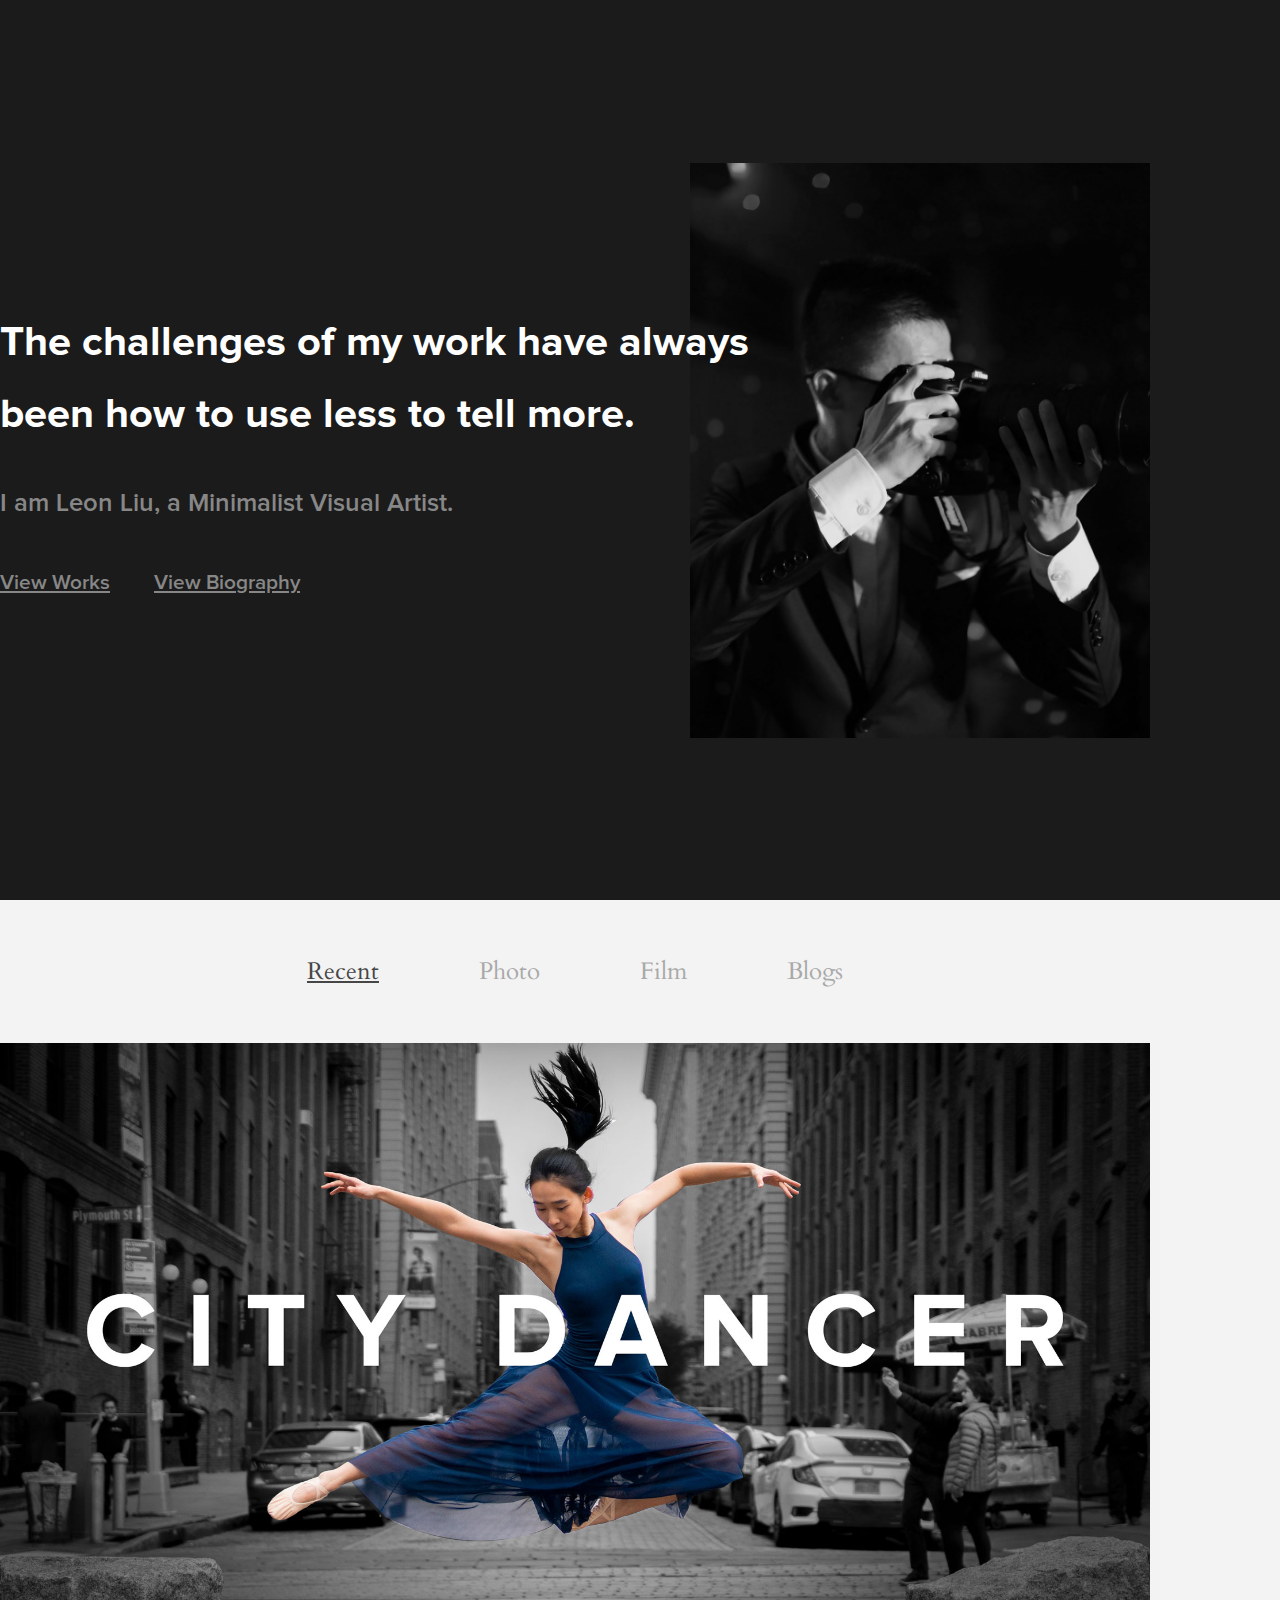
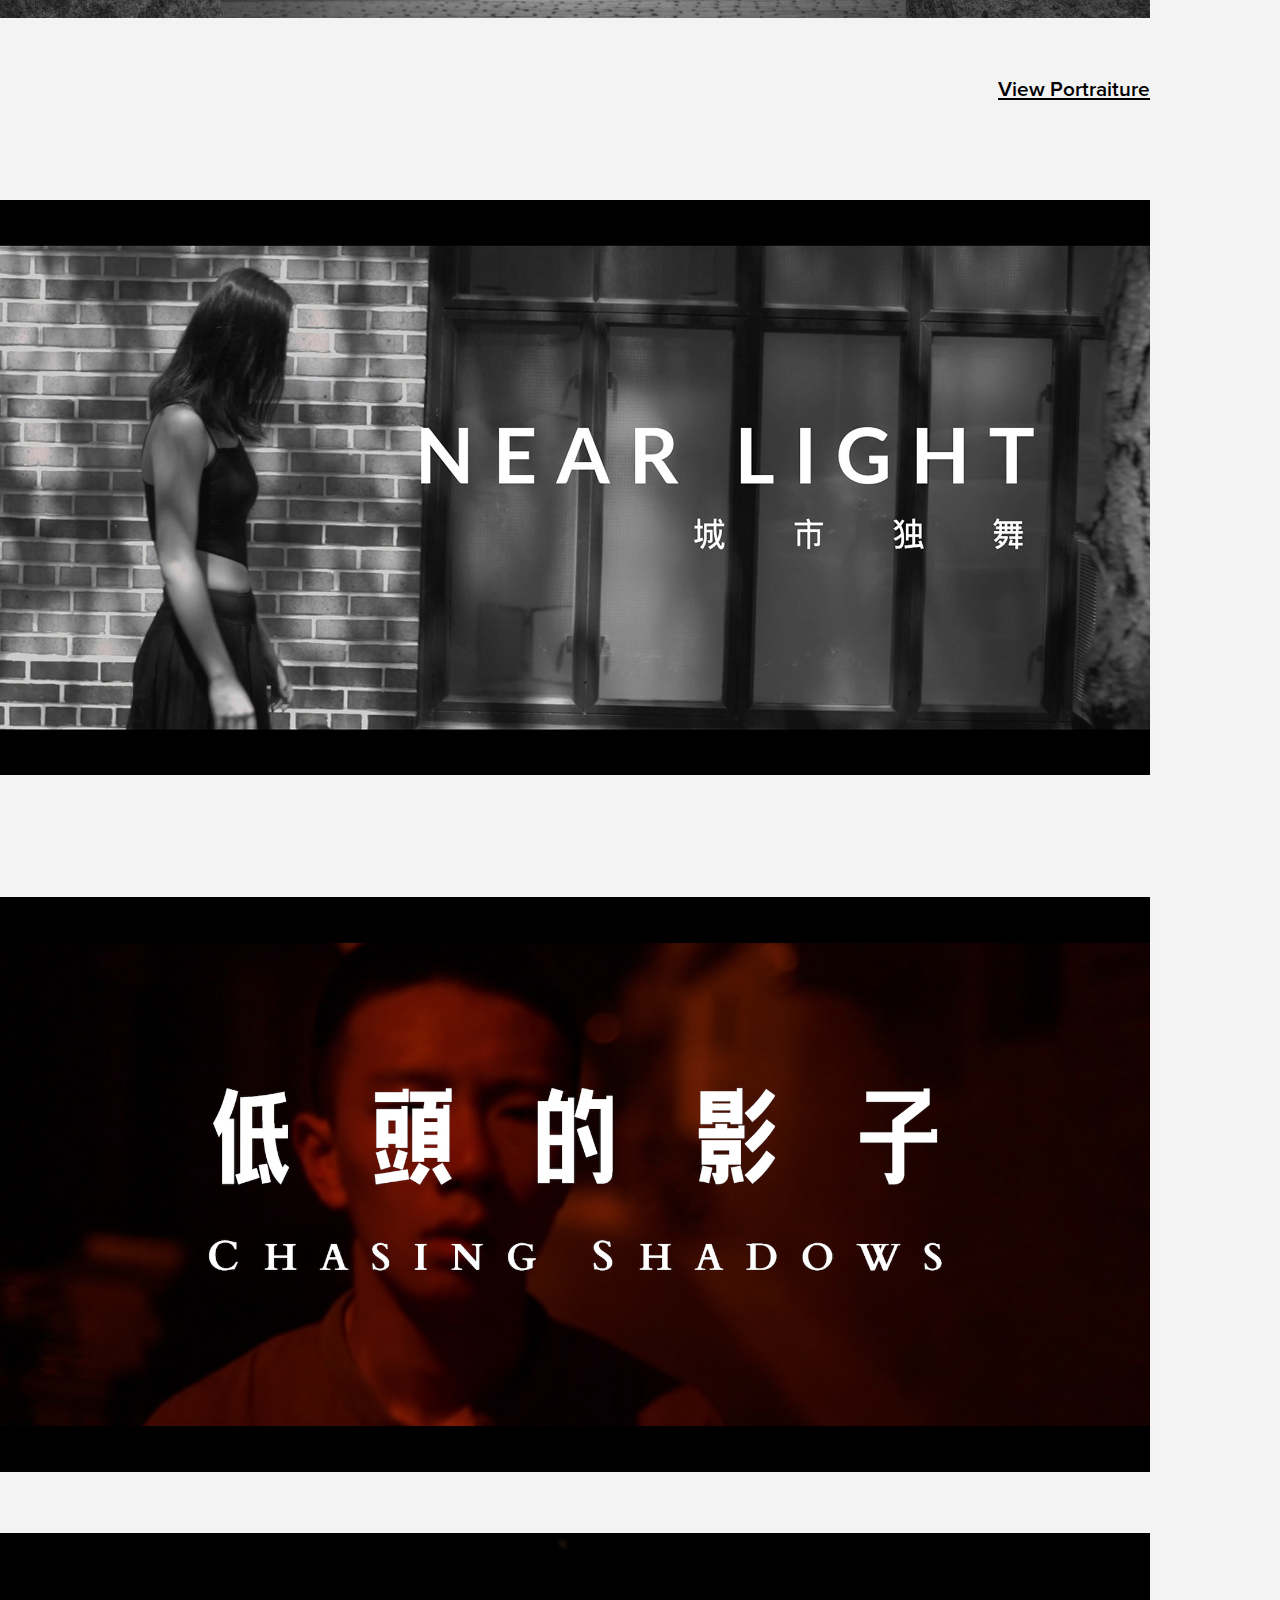
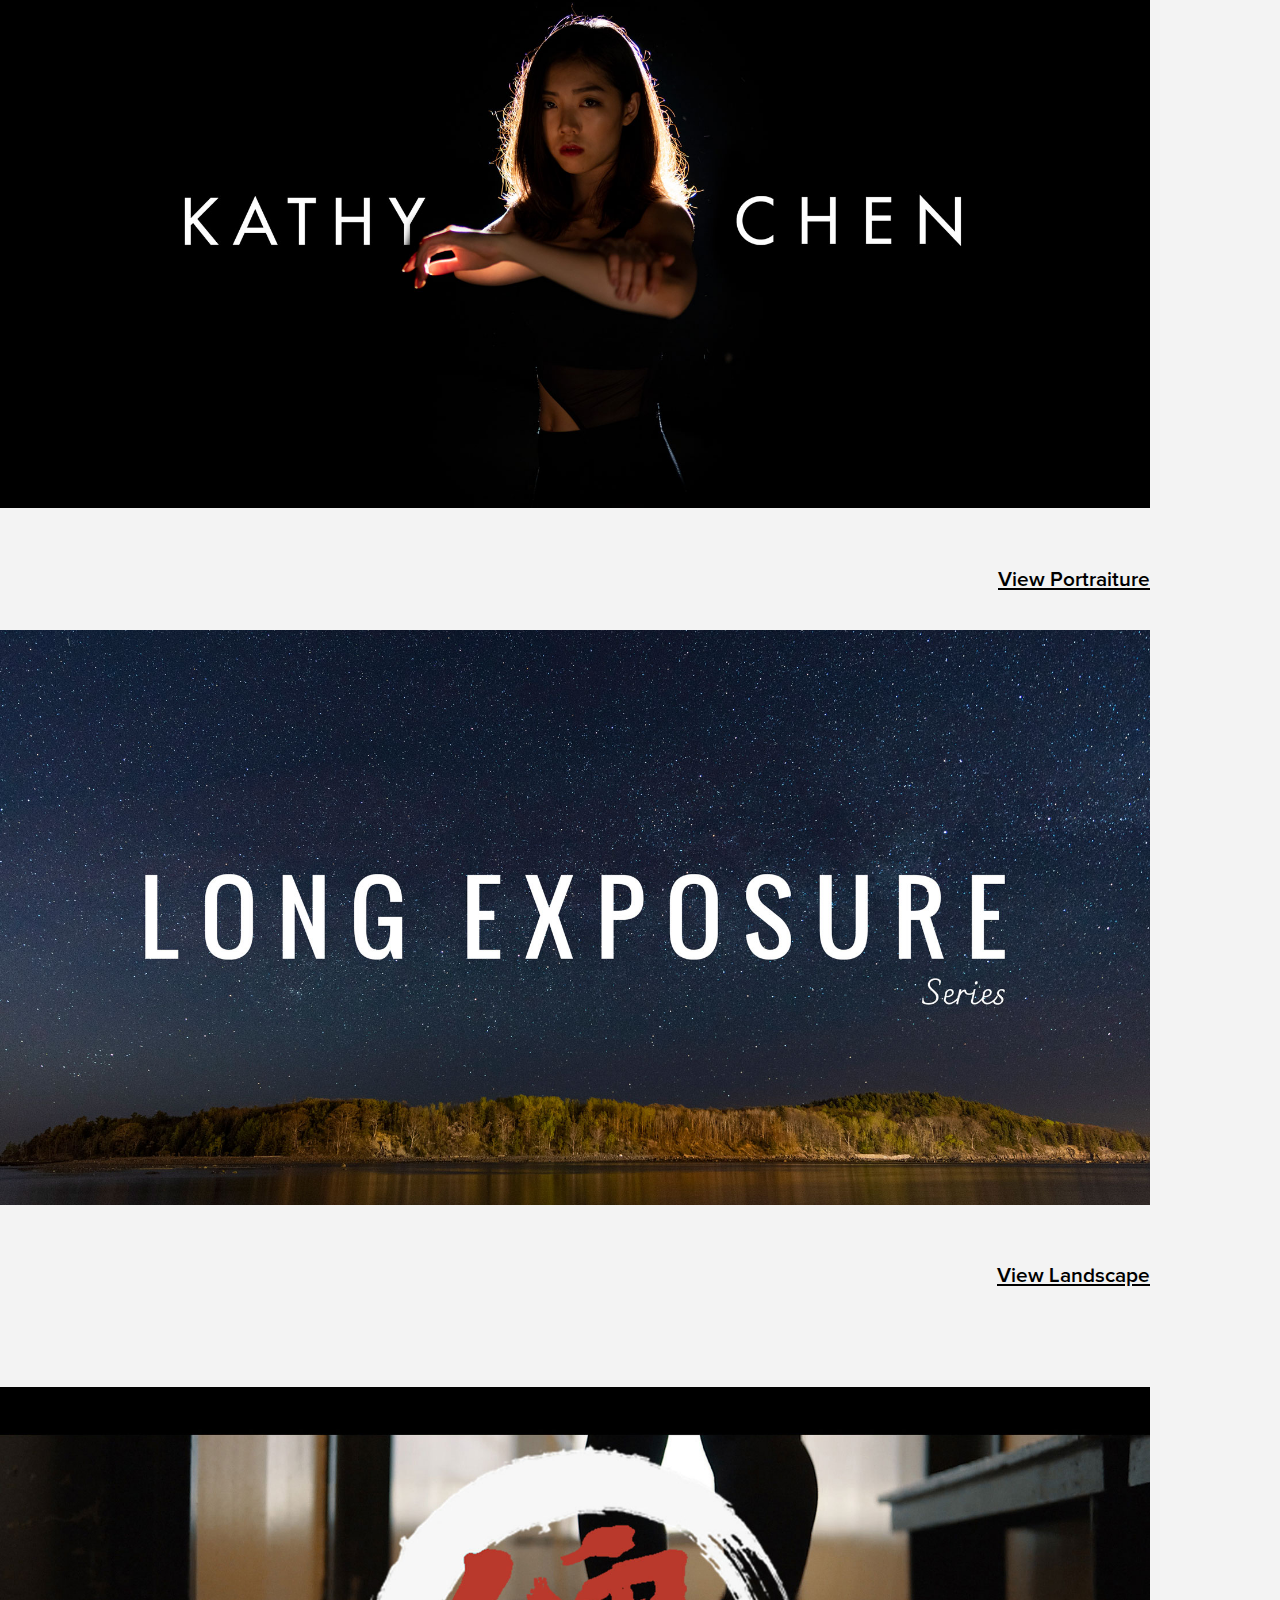
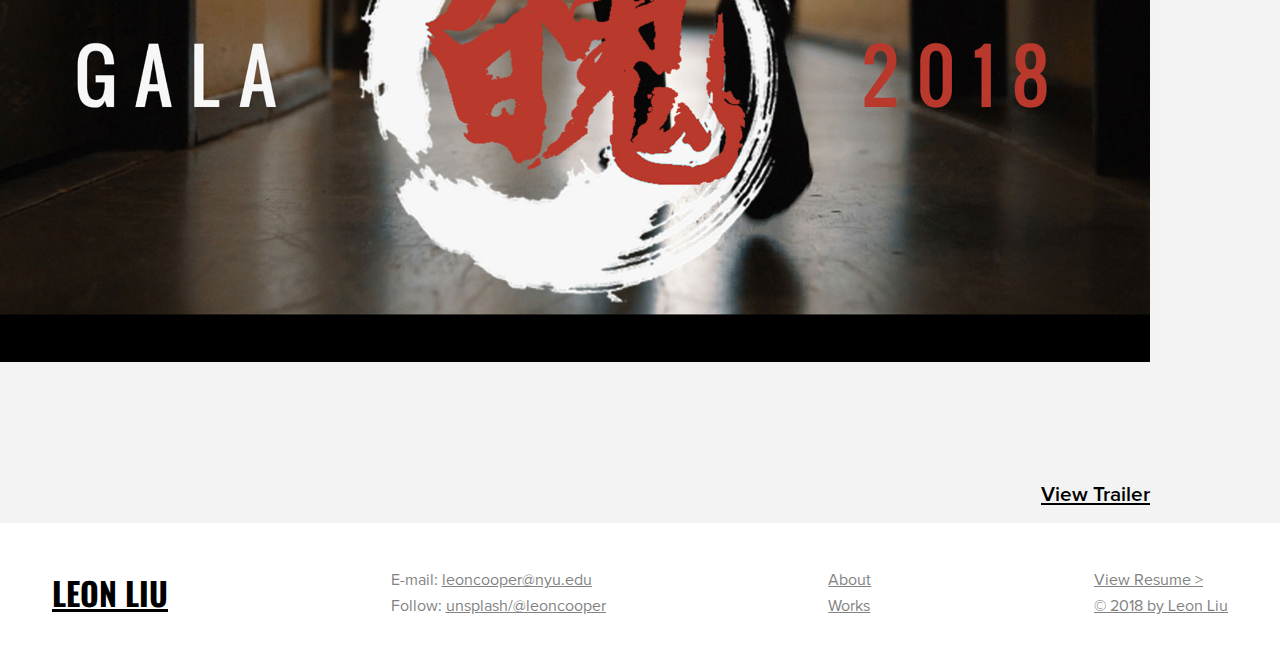
<file: index.html>
<!DOCTYPE html>
<html lang="en">

<head>
    <meta charset="utf-8">
    <meta name="viewport" content="width=device-width, initial-scale=1.0">
    <link rel="stylesheet" href="https://stackpath.bootstrapcdn.com/bootstrap/4.1.3/css/bootstrap.min.css" integrity="sha384-MCw98/SFnGE8fJT3GXwEOngsV7Zt27NXFoaoApmYm81iuXoPkFOJwJ8ERdknLPMO" crossorigin="anonymous">
    <link rel="stylesheet" href="css/home.css">
    <link rel="stylesheet" href="css/responsive/res-home.css">
    <link rel="icon" href="img/web-icon.jpg" sizes="16x16">
    <script src="js/home.js" defer></script>
    <title>LEON LIU</title>
</head>

<body>
    <div class="quote">
        <div class="quote--center container">
            <div class="quote__right">
                <img class="animated fadeInRight delay-slow-6" src="img/me-photo2.jpg">
            </div>
            <div class="quote__left">
                <h1 class="animated fadeInUp font--nova-bold small-screen">
                    The challenges of my work have always been how to use less to tell more.
                </h1>
                <h1 class="animated fadeInUp font--nova-bold large-screen">
                    The challenges of my work have always<br>been how to use less to tell more.
                </h1>
                <h2 class="font--nova-semibold quote--grey animated fadeInUp delay-slow-2">I am Leon Liu, a Minimalist Visual Artist.</h2>
                <div class="font--nova-semibold animated fadeInUp delay-slow-4 link-container">
                    <h4 class="quote--grey quote--inline quote--underline"> <a href="#my-works">View Works</a></h4>
                    <h4 class="quote--grey quote--inline quote--underline" href="contact.html"><a href="bio.html">View Biography</a></h4>
                </div>
            </div>
        </div>
    </div>
    <div class="works" id="my-works">
        <div class="container">
            <div class="works__category font--cardo animated fadeInUp">
                <ls class="text--pointer btn--active" id="nav-recent">
                    Recent
                </ls>
                <ls class="text--pointer" id="nav-photo">
                    Photo
                </ls>
                <ls class="text--pointer" id="nav-film">
                    Film
                </ls>
                <!--
                <ls class="text--pointer" id="nav-design">
                    Design
                </ls>
-->
                <ls class="text--pointer" id="nav-blogs">
                    Blogs
                </ls>
            </div>
            <div class="works__grid underline" id="all-project">
                <div class="works__card animated fadeInUp">
                    <a href="photo-dancer.html"><img src="img/home-photo-dancer.jpg" alt="photo-dancer"></a>
                    <div class="works__card__text">
                        <h4 class="font--nova-semibold"><a href="photo-dancer.html">View Portraiture</a></h4>
                    </div>
                </div>
                <div class="works__card animated fadeInUp">
                    <a href="film-near.html">
                        <video loop autoplay muted poster="img/home-film-near.jpg">
                            <source type="video/mp4" src="mp4/home-near1.mp4" />
                        </video>
                    </a>
                    <div class="works__card__text">
                        <h4 class="font--nova-semibold"><a href="film-near.html">View Short Film</a></h4>
                    </div>
                </div>
                <div class="works__card animated fadeInUp">
                    <a href="film-chasing.html">
                        <video loop autoplay muted poster="img/home-film-shadow.jpg">
                            <source type="video/mp4" src="mp4/home-shadow.mp4" />
                        </video>
                    </a>
                    <div class="works__card__text">
                        <h4 class="font--nova-semibold"><a href="film-chasing.html">View Feature Film</a></h4>
                    </div>
                </div>
                <div class="works__card animated fadeInUp">
                    <a href="photo-kathy.html">
                        <img src="img/home-photo-kathy.jpg" alt="photo-kathy">
                    </a>
                    <div class="works__card__text">
                        <h4 class="font--nova-semibold"><a href="photo-kathy.html">View Portraiture</a></h4>
                    </div>
                </div>
                <div class="works__card animated fadeInUp">
                    <a href="photo-long.html">
                        <img src="img/home-photo-long.jpg" alt="photo-long">
                    </a>
                    <div class="works__card__text">
                        <h4 class="font--nova-semibold"><a href="photo-long.html">View Landscape</a></h4>
                    </div>
                </div>
                <div class="works__card animated fadeInUp">
                    <a href="film-gala.html">
                        <video loop autoplay muted poster="img/home-film-gala.jpg">
                            <source type="video/mp4" src="mp4/home-gala.mp4" />
                        </video>
                    </a>
                    <div class="works__card__text">
                        <h4 class="font--nova-semibold"><a href="film-gala.html">View Trailer</a></h4>
                    </div>
                </div>
            </div>
        </div>
    </div>

    <div class="sitemap">
        <div class="nav--container">
            <div class="sitemap--flex font--nova">
                <div class="sitemap__card sitemap__icon">
                    <a href="index.html">
                        <h3 class="font--oswald">LEON LIU</h3>
                    </a>
                </div>
                <div class="sitemap__card">
                    <ls class="card--margin">E-mail: <span class="underline"><a href="mailto:leoncooper@nyu.edu">leoncooper@nyu.edu</a></span></ls>
                    <ls> Follow: <span class="underline"><a href="https://unsplash.com/@leoncooper" target="_blank">unsplash/@leoncooper</a></span></ls>
                </div>
                <div class="sitemap__card">
                    <ls class="card--margin"><a href="bio.html">About</a></ls>
                    <ls><a href="index.html#my-works">Works</a></ls>
                </div>
                <div class="sitemap__card">
                    <ls class="card--margin"><a href="leon_resume.pdf" target="_blank"><u>View Resume ></u></a></ls>
                    <ls><a href="photo-random.html">© 2018 by Leon Liu</a></ls>
                </div>
            </div>
        </div>
    </div>
</body>

</html>
</file>
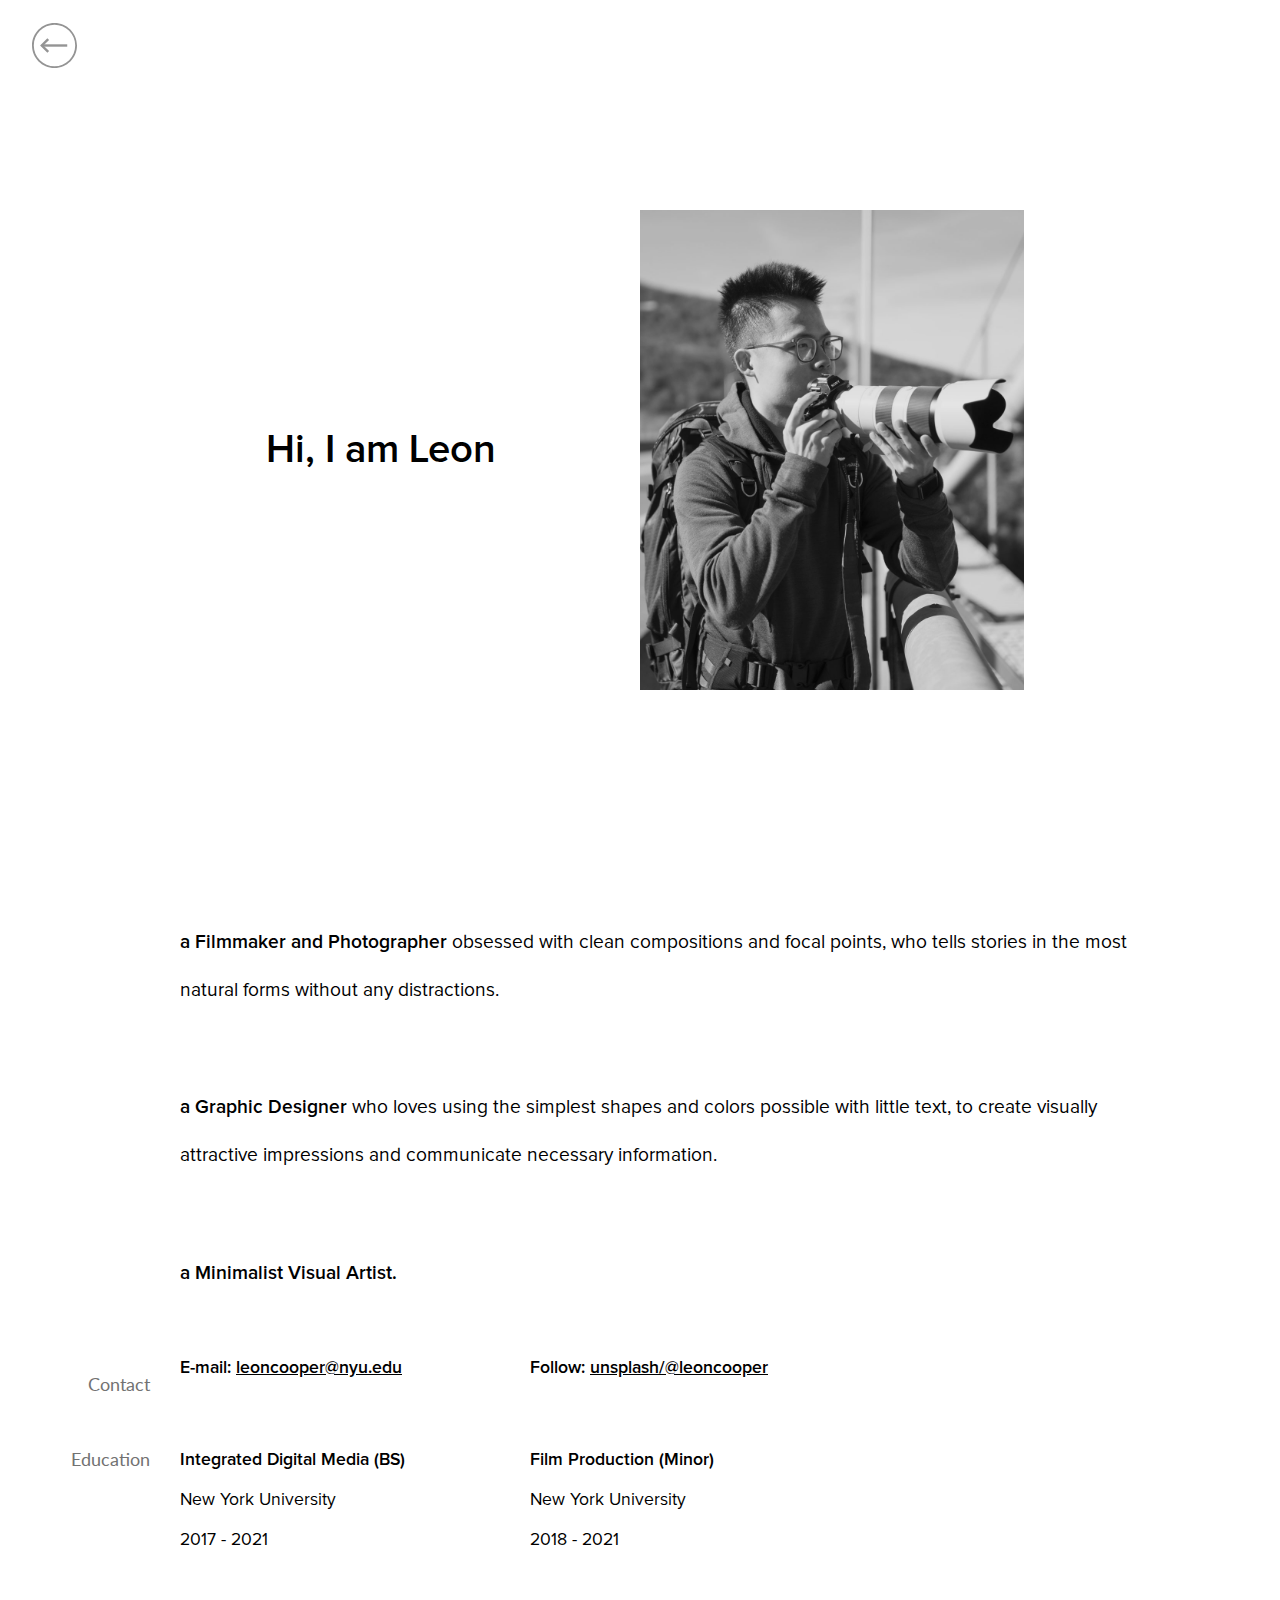
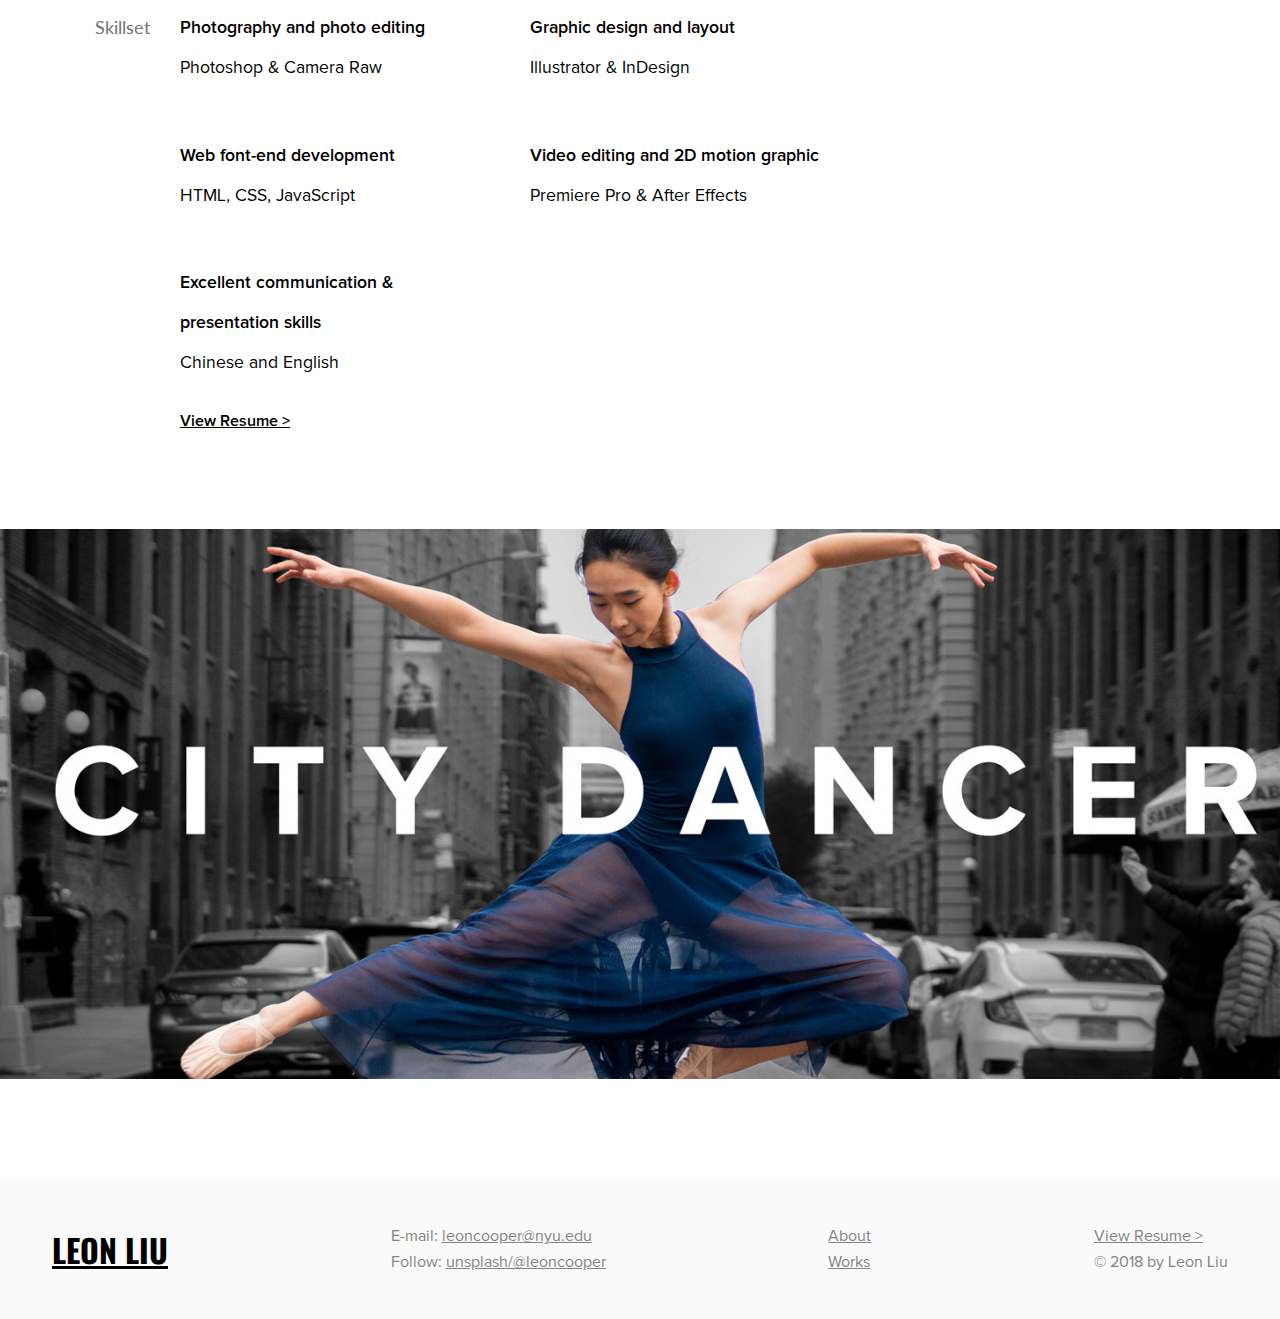
<file: bio.html>
<!DOCTYPE html>
<html lang="en">

<head>
    <meta charset="utf-8">
    <meta name="viewport" content="width=device-width, initial-scale=1.0">
    <link rel="stylesheet" href="https://stackpath.bootstrapcdn.com/bootstrap/4.1.3/css/bootstrap.min.css" integrity="sha384-MCw98/SFnGE8fJT3GXwEOngsV7Zt27NXFoaoApmYm81iuXoPkFOJwJ8ERdknLPMO" crossorigin="anonymous">
    <link rel="stylesheet" href="css/bio.css">
    <link rel="stylesheet" href="css/responsive/res-bio.css">
    <link rel="icon" href="img/web-icon.jpg" sizes="16x16">
    <title>LEON LIU - Biography</title>
</head>

<body>
    <div class="top">
        <div class="nav--container">
            <div class="nav-bar animated fadeInDown">
                <a href="index.html"><img src="svg/back-icon-grey.svg" id="back-icon"></a>
            </div>
        </div>
        <div class="header--container top--flex">
            <div class="top__text">
                <h2 class="font--nova-semibold animated fadeInLeft">Hi, I am Leon</h2>
            </div>
            <img src="img/me-photo.jpg" class="animated fadeInRight" alt="me photo">
        </div>
    </div>

    <div class="bio">
        <div class="container">
            <div class="bio__section">
                <div class="bio__left bio--detail">
                    <p>
                    </p>
                </div>
                <div class="bio__right bio--main">
                    <p><span class="font--nova-semibold">a Filmmaker and Photographer</span> obsessed with clean
                        compositions and focal points, who tells stories in the most
                        natural forms without any distractions. </p>
                    <p><span class="font--nova-semibold">a Graphic Designer</span> who loves using the simplest shapes
                        and colors possible with little text, to create visually attractive
                        impressions and communicate necessary information. </p>
                    <p><span class="font--nova-semibold">a Minimalist Visual Artist.</span></p>

                </div>
            </div>
            <div class="bio__section bio--detail">
                <div class="bio__left bio--detail">
                    <p class="font--lato">
                        Contact
                    </p>
                </div>

                <div class="bio__right font--nova-semibold bio--detail">
                    <ls class="bio__right__card">
                        E-mail: <span class="underline"><a href="mailto:leoncooper@nyu.edu">leoncooper@nyu.edu</a></span>
                    </ls>
                    <ls class="bio__right__card">
                        Follow: <span class="underline"><a href="https://unsplash.com/@leoncooper" target="_blank">unsplash/@leoncooper</a></span>
                    </ls>
                </div>
            </div>

            <div class="bio__section">
                <div class="bio__left bio--detail">
                    <p class="font--lato">
                        Education
                    </p>
                </div>

                <div class="bio__right bio--detail">
                    <p class="font--nova bio__right__card">
                        <span class="font--nova-semibold"> Integrated Digital Media (BS)</span><br>
                        New York University <br>
                        2017 - 2021
                    </p>
                    <p class="font--nova bio__right__card">
                        <span class="font--nova-semibold"> Film Production (Minor)</span><br>
                        New York University <br>
                        2018 - 2021
                    </p>
                </div>
            </div>

            <div class="bio__section">
                <div class="bio__left bio--detail">
                    <p class="font--lato">
                        Skillset
                    </p>
                </div>

                <div class="bio__right font--nova bio--detail">
                    <p class="bio__right__card">
                        <span class="font--nova-semibold">Photography and photo editing</span> <br>
                        Photoshop &amp; Camera Raw
                    </p>
                    <p class="bio__right__card">
                        <span class="font--nova-semibold">Graphic design and layout</span> <br>
                        Illustrator &amp; InDesign
                    </p>
                    <p class="bio__right__card">
                        <span class="font--nova-semibold">Web font-end development</span> <br>
                        HTML, CSS, JavaScript
                    </p>
                    <p class="bio__right__card">
                        <span class="font--nova-semibold">Video editing and 2D motion graphic</span> <br>
                        Premiere Pro &amp; After Effects
                    </p>
                    <p class="bio__right__card">
                        <span class="font--nova-semibold">Excellent communication &amp; <br> presentation skills </span> <br>
                        Chinese and English
                    </p>
                </div>
            </div>

            <div class="bio__section bio--bottom">
                <div class="bio__left detail">
                    <p>

                    </p>
                </div>
                <div class="bio__right font--nova-semibold underline detail">
                    <ls><a href="leon_resume.pdf">
                            View Resume >
                        </a>
                    </ls>
                </div>
            </div>
        </div>
    </div>


    <div class="next-project">
        <a href="photo-dancer.html">
            <div class="hero-next bg-image-dancer">
            </div>
        </a>
    </div>

    <div class="sitemap bg-color-grey">
        <div class="nav--container">
            <div class="sitemap--flex font--nova">
                <div class="sitemap__card sitemap__icon">
                    <a href="index.html">
                        <h3 class="font--oswald">LEON LIU</h3>
                    </a>
                </div>
                <div class="sitemap__card">
                    <ls class="card--margin">E-mail: <span class="underline"><a href="mailto:leoncooper@nyu.edu">leoncooper@nyu.edu</a></span></ls>
                    <ls> Follow: <span class="underline"><a href="https://unsplash.com/@leoncooper" target="_blank">unsplash/@leoncooper</a></span></ls>
                </div>
                <div class="sitemap__card">
                    <ls class="card--margin"><a href="bio.html">About</a></ls>
                    <ls><a href="index.html#my-works">Works</a></ls>
                </div>
                <div class="sitemap__card">
                    <ls class="card--margin"><a href="leon_resume.pdf" target="_blank"><u>View Resume ></u></a></ls>
                    <ls>© 2018 by Leon Liu</ls>
                </div>
            </div>
        </div>
    </div>
</body>

</html>
</file>
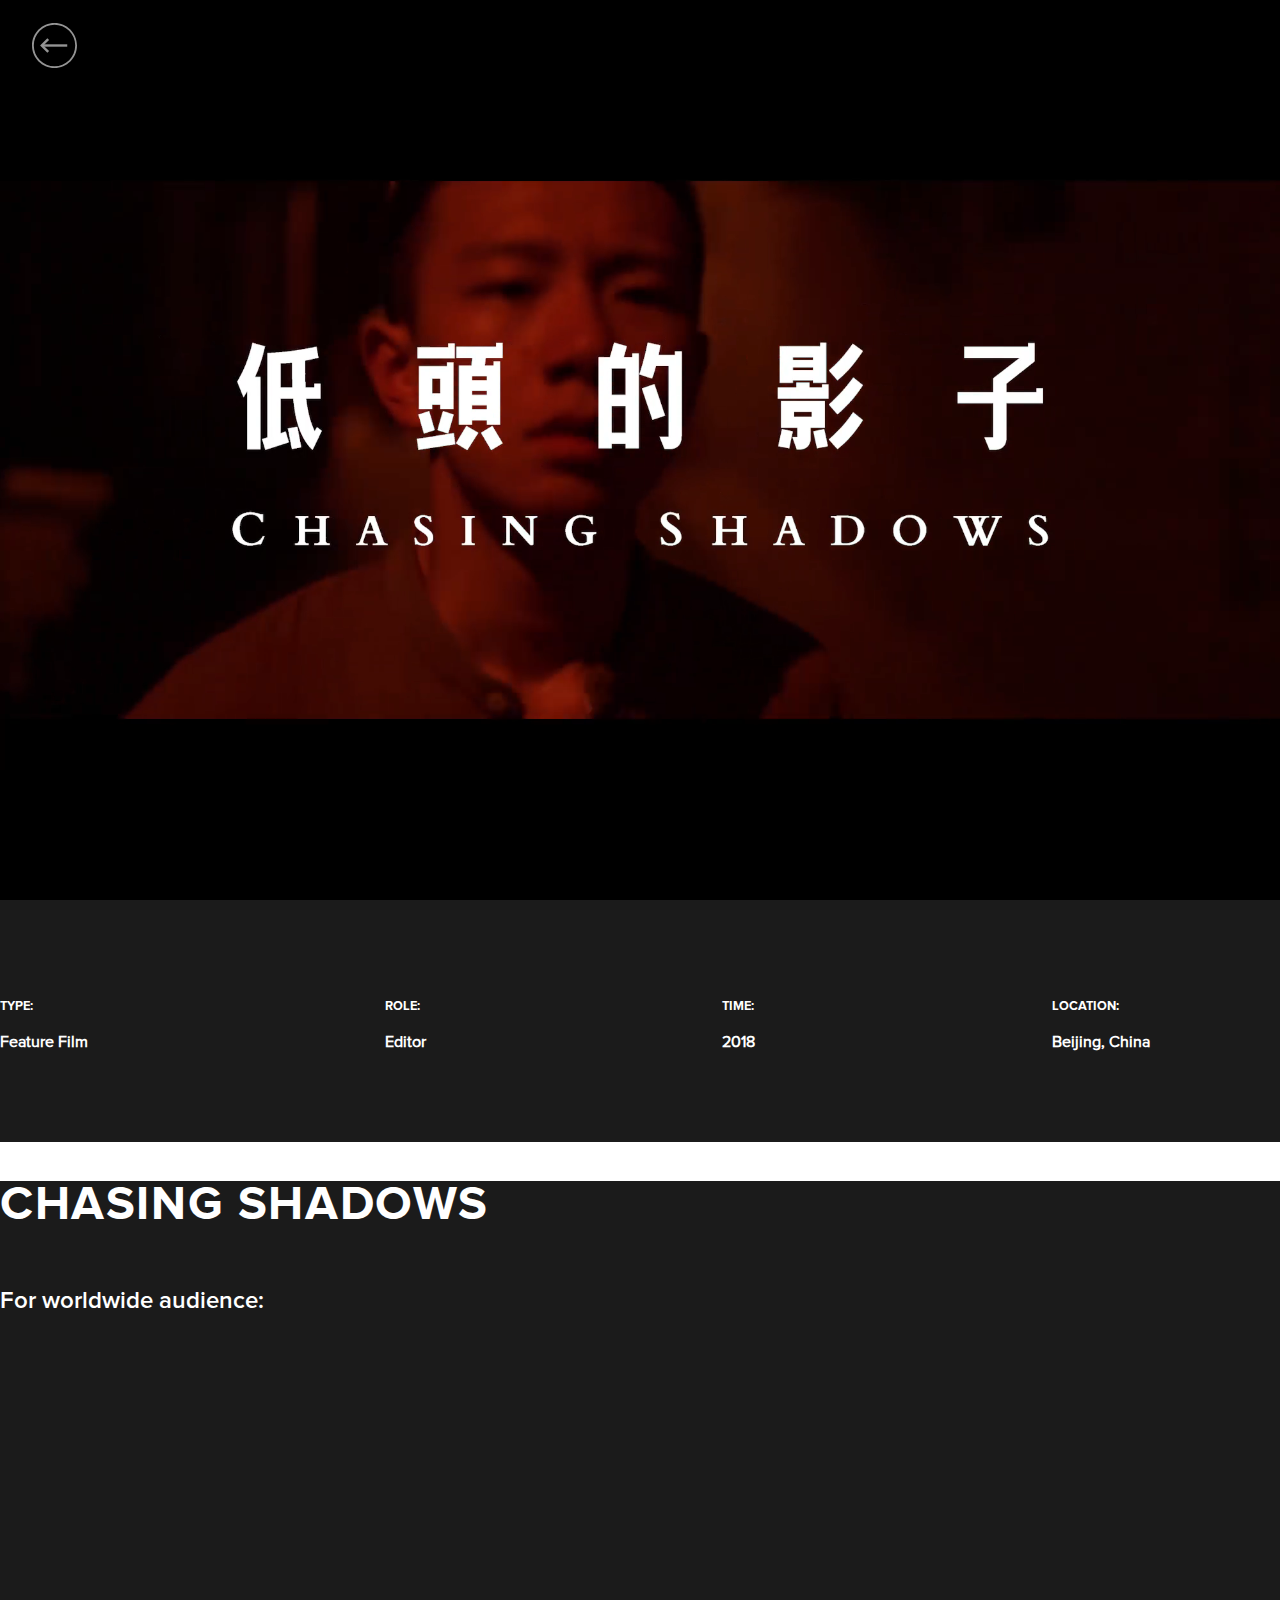
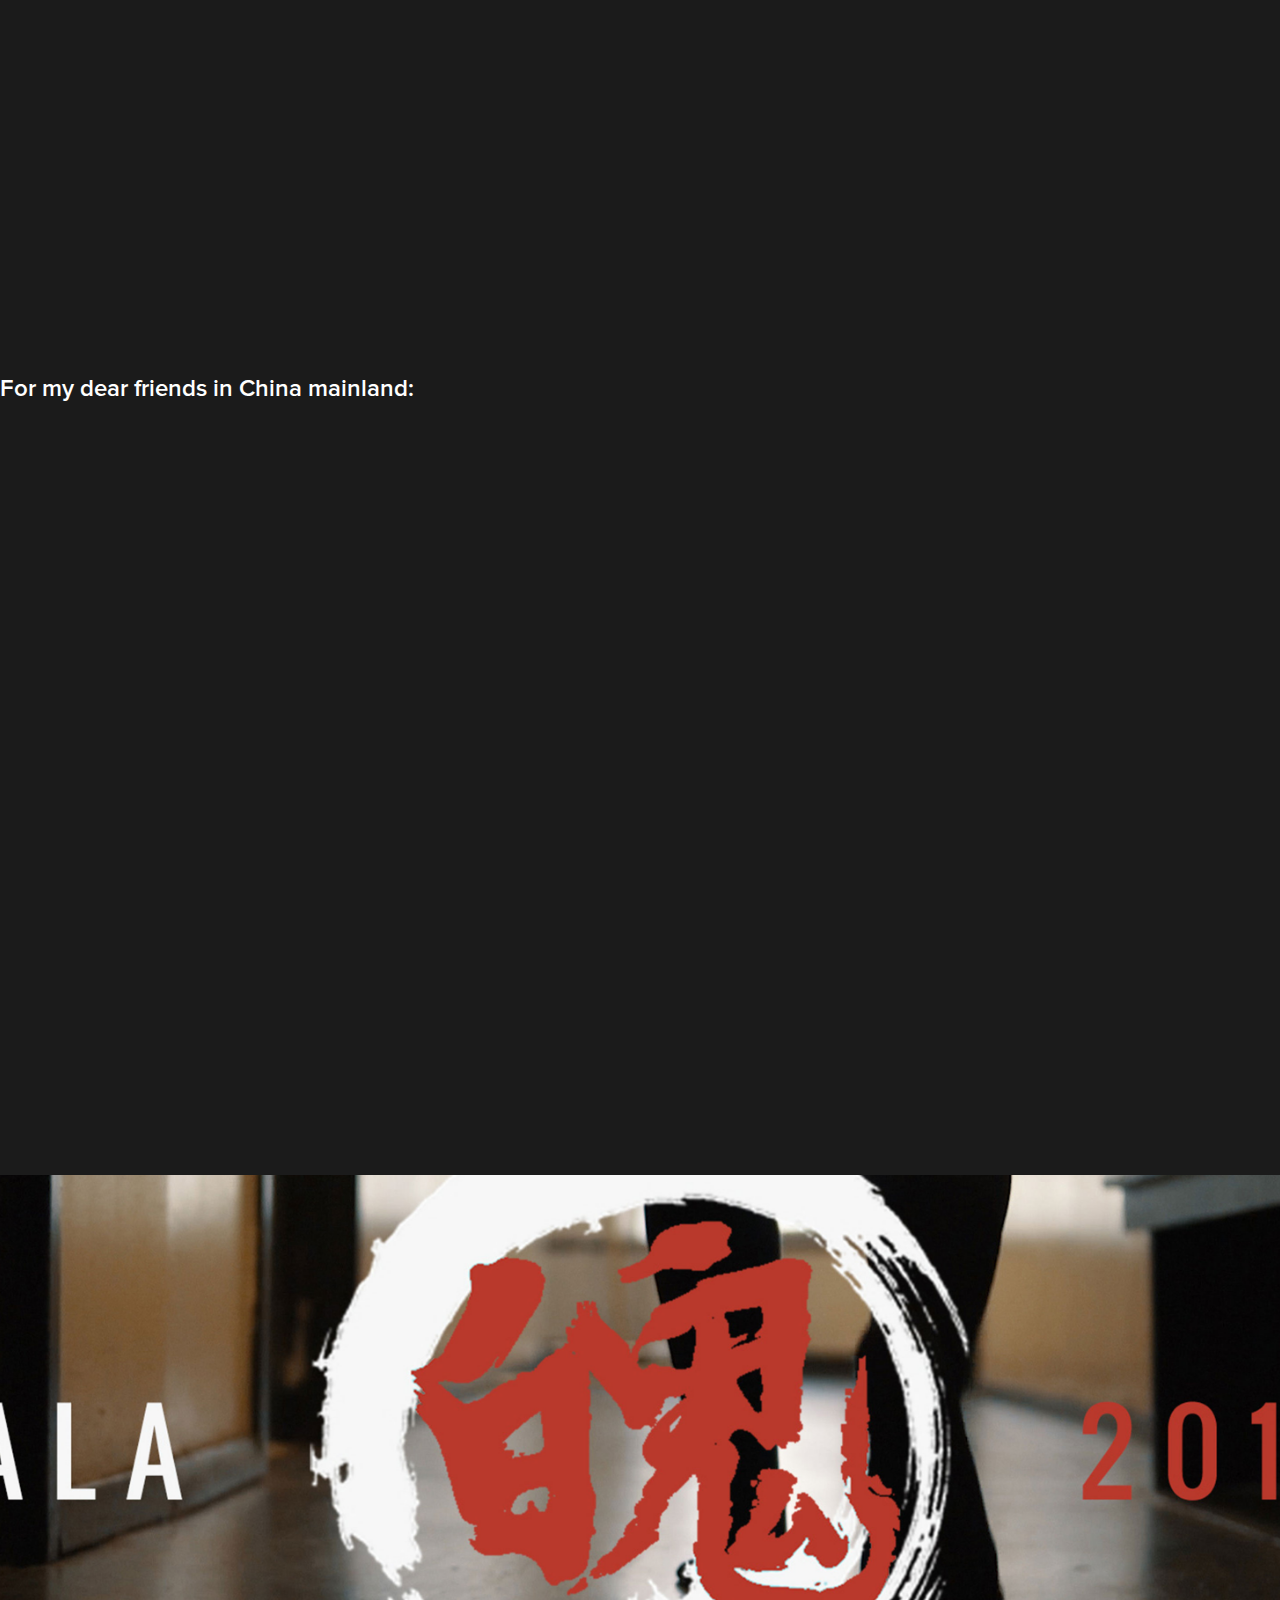
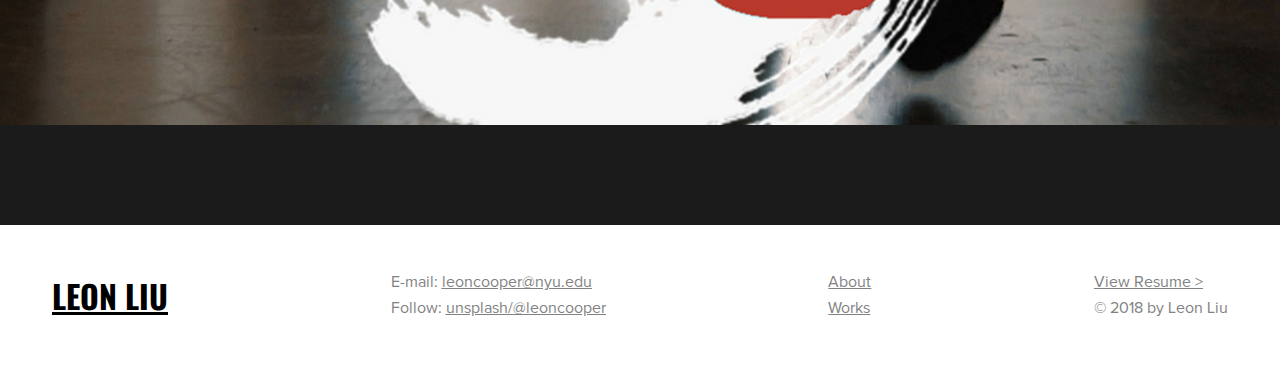
<file: film-chasing.html>
<!DOCTYPE html>
<html lang="en">

<head>
    <meta charset="utf-8">
    <meta name="viewport" content="width=device-width, initial-scale=1.0">
    <link rel="stylesheet" href="https://stackpath.bootstrapcdn.com/bootstrap/4.1.3/css/bootstrap.min.css" integrity="sha384-MCw98/SFnGE8fJT3GXwEOngsV7Zt27NXFoaoApmYm81iuXoPkFOJwJ8ERdknLPMO" crossorigin="anonymous">
    <link rel="stylesheet" href="css/film.css">
    <link rel="stylesheet" href="css/responsive/res-film.css">
    <link rel="icon" href="img/web-icon.jpg" sizes="16x16">
    <title>LEON LIU - Chasing Shadows</title>
</head>

<body>
    <div class="top bg-color-black">
        <div class="nav--container">
            <div class="nav-bar animated fadeInDown">
                <a href="index.html"><img id="back-icon" src="svg/back-icon-grey.svg"></a>
            </div>
        </div>
        <div class="video--center animated fadeIn">
            <video loop autoplay muted poster="img/home-film-shadow.jpg">
                <source type="video/mp4" src="mp4/home-shadow.mp4" />
            </video>
            <h3 class="font--nova-semibold"><a href="#film-info">View Short film</a></h3>
        </div>
    </div>

    <div class="info bg-color-dark" id="film-info">
        <div class="info--grid container">
            <div class="info__card">
                <h3 class="font--nova-bold">TYPE:</h3>
                <h4 class="font--nova">Feature Film</h4>
            </div>
            <div class="info__card">
                <h3 class="font--nova-bold">ROLE:</h3>
                <h4 class="font--nova">Editor</h4>
            </div>
            <div class="info__card">
                <h3 class="font--nova-bold">TIME:</h3>
                <h4 class="font--nova">2018</h4>
            </div>
            <div class="info__card">
                <h3 class="font--nova-bold">LOCATION:</h3>
                <h4 class="font--nova">Beijing, China</h4>
            </div>
        </div>
    </div>

    <div class="main bg-color-dark">
        <div class="container">
            <h2 class="font--nova-bold">CHASING SHADOWS</h2>
        </div>
        <h3 class="font--nova-semibold container">For worldwide audience:</h3>
        <div class="video container">
            <iframe src="https://www.youtube.com/embed/sTXSdAkJC58" frameborder="0" allow="accelerometer; autoplay; encrypted-media; gyroscope; picture-in-picture" allowfullscreen></iframe>
        </div>
        <h3 class="font--nova-semibold container">For my dear friends in China mainland:</h3>
        <div class="video container">
            <iframe src="//player.bilibili.com/player.html?aid=33517620&cid=58679431&page=1" frameborder="0" allow="accelerometer; autoplay; encrypted-media; gyroscope; picture-in-picture" allowfullscreen></iframe>
        </div>

    </div>

    <div class="next-project bg-color-dark">
        <a href="film-gala.html">
            <div class="hero-next bg-image-gala">
            </div>
        </a>
    </div>

    <div class="sitemap">
        <div class="nav--container">
            <div class="sitemap--flex font--nova">
                <div class="sitemap__card sitemap__icon">
                    <a href="index.html">
                        <h3 class="font--oswald">LEON LIU</h3>
                    </a>
                </div>
                <div class="sitemap__card">
                    <ls class="card--margin">E-mail: <span class="underline"><a href="mailto:leoncooper@nyu.edu">leoncooper@nyu.edu</a></span></ls>
                    <ls> Follow: <span class="underline"><a href="https://unsplash.com/@leoncooper" target="_blank">unsplash/@leoncooper</a></span></ls>
                </div>
                <div class="sitemap__card">
                    <ls class="card--margin"><a href="bio.html">About</a></ls>
                    <ls><a href="index.html#my-works">Works</a></ls>
                </div>
                <div class="sitemap__card">
                    <ls class="card--margin"><a href="leon_resume.pdf" target="_blank"><u>View Resume ></u></a></ls>
                    <ls>© 2018 by Leon Liu</ls>
                </div>
            </div>
        </div>
    </div>
</body>

</html>
</file>
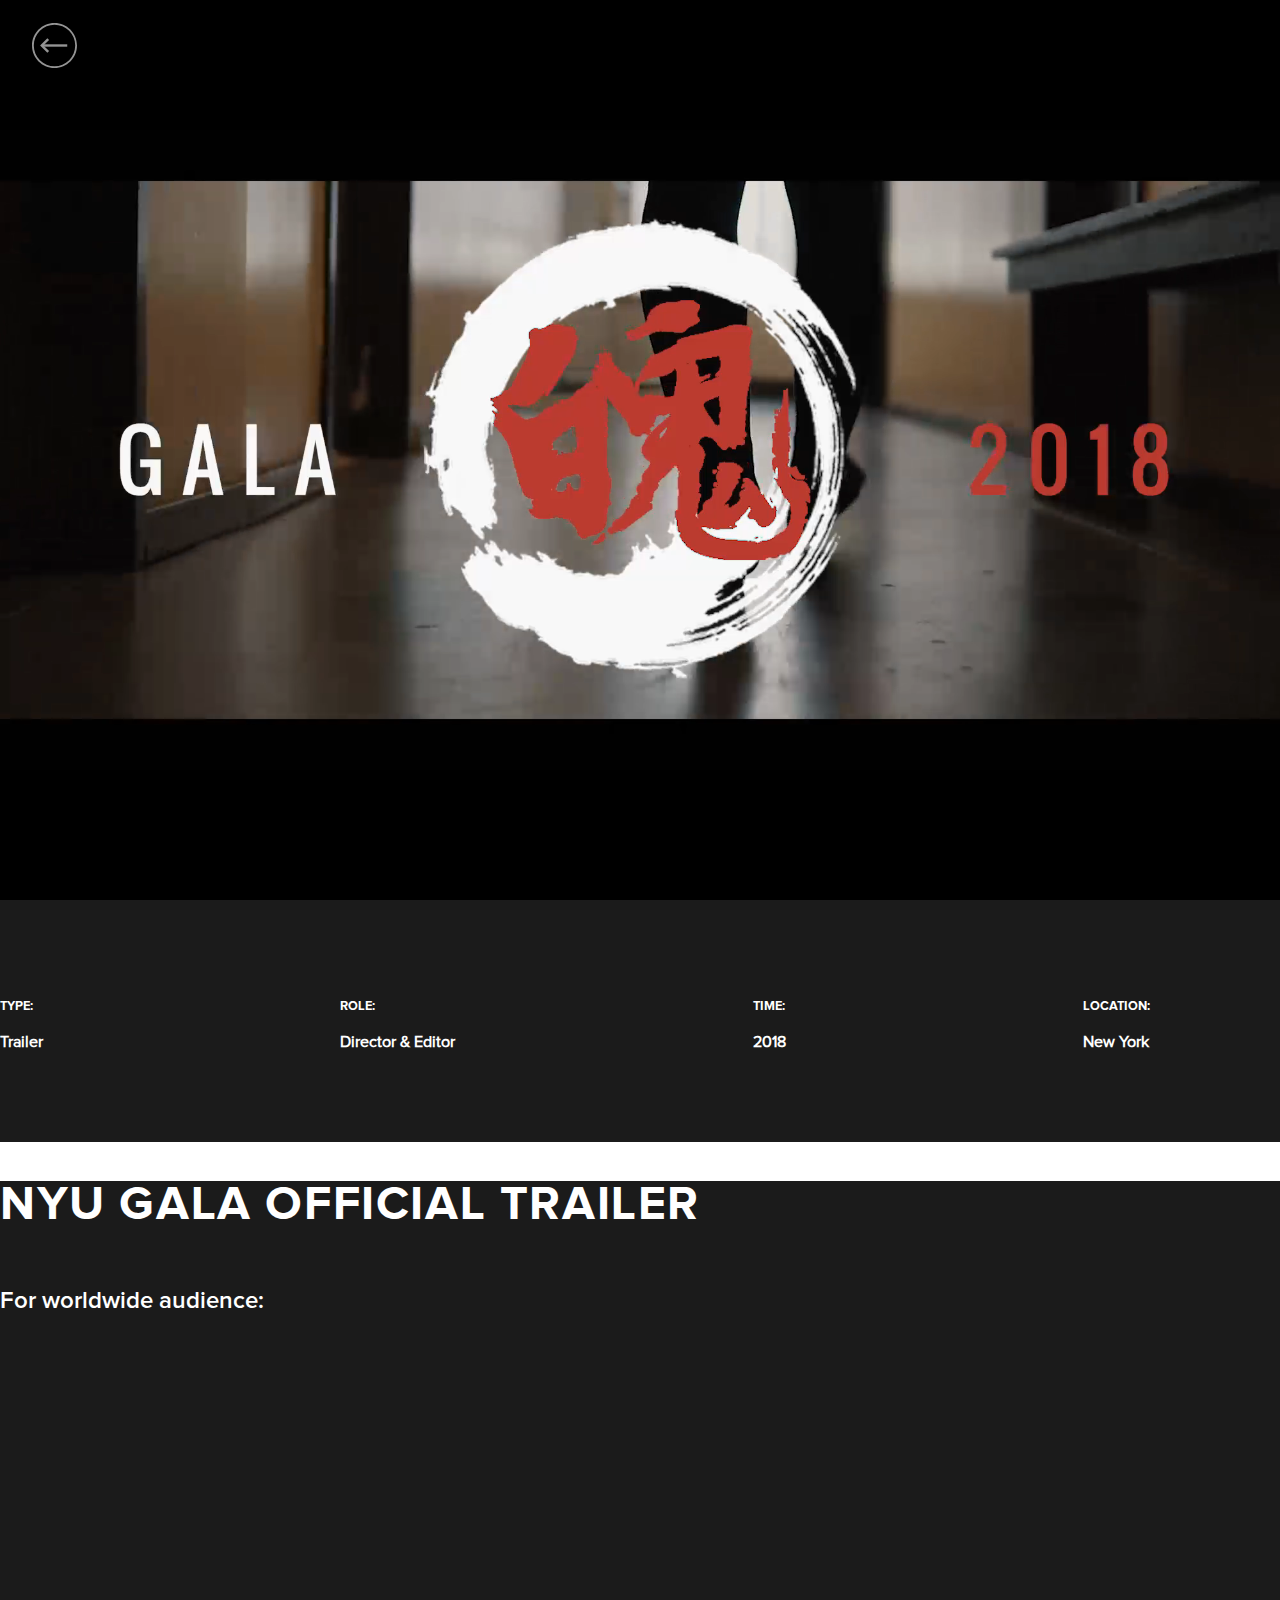
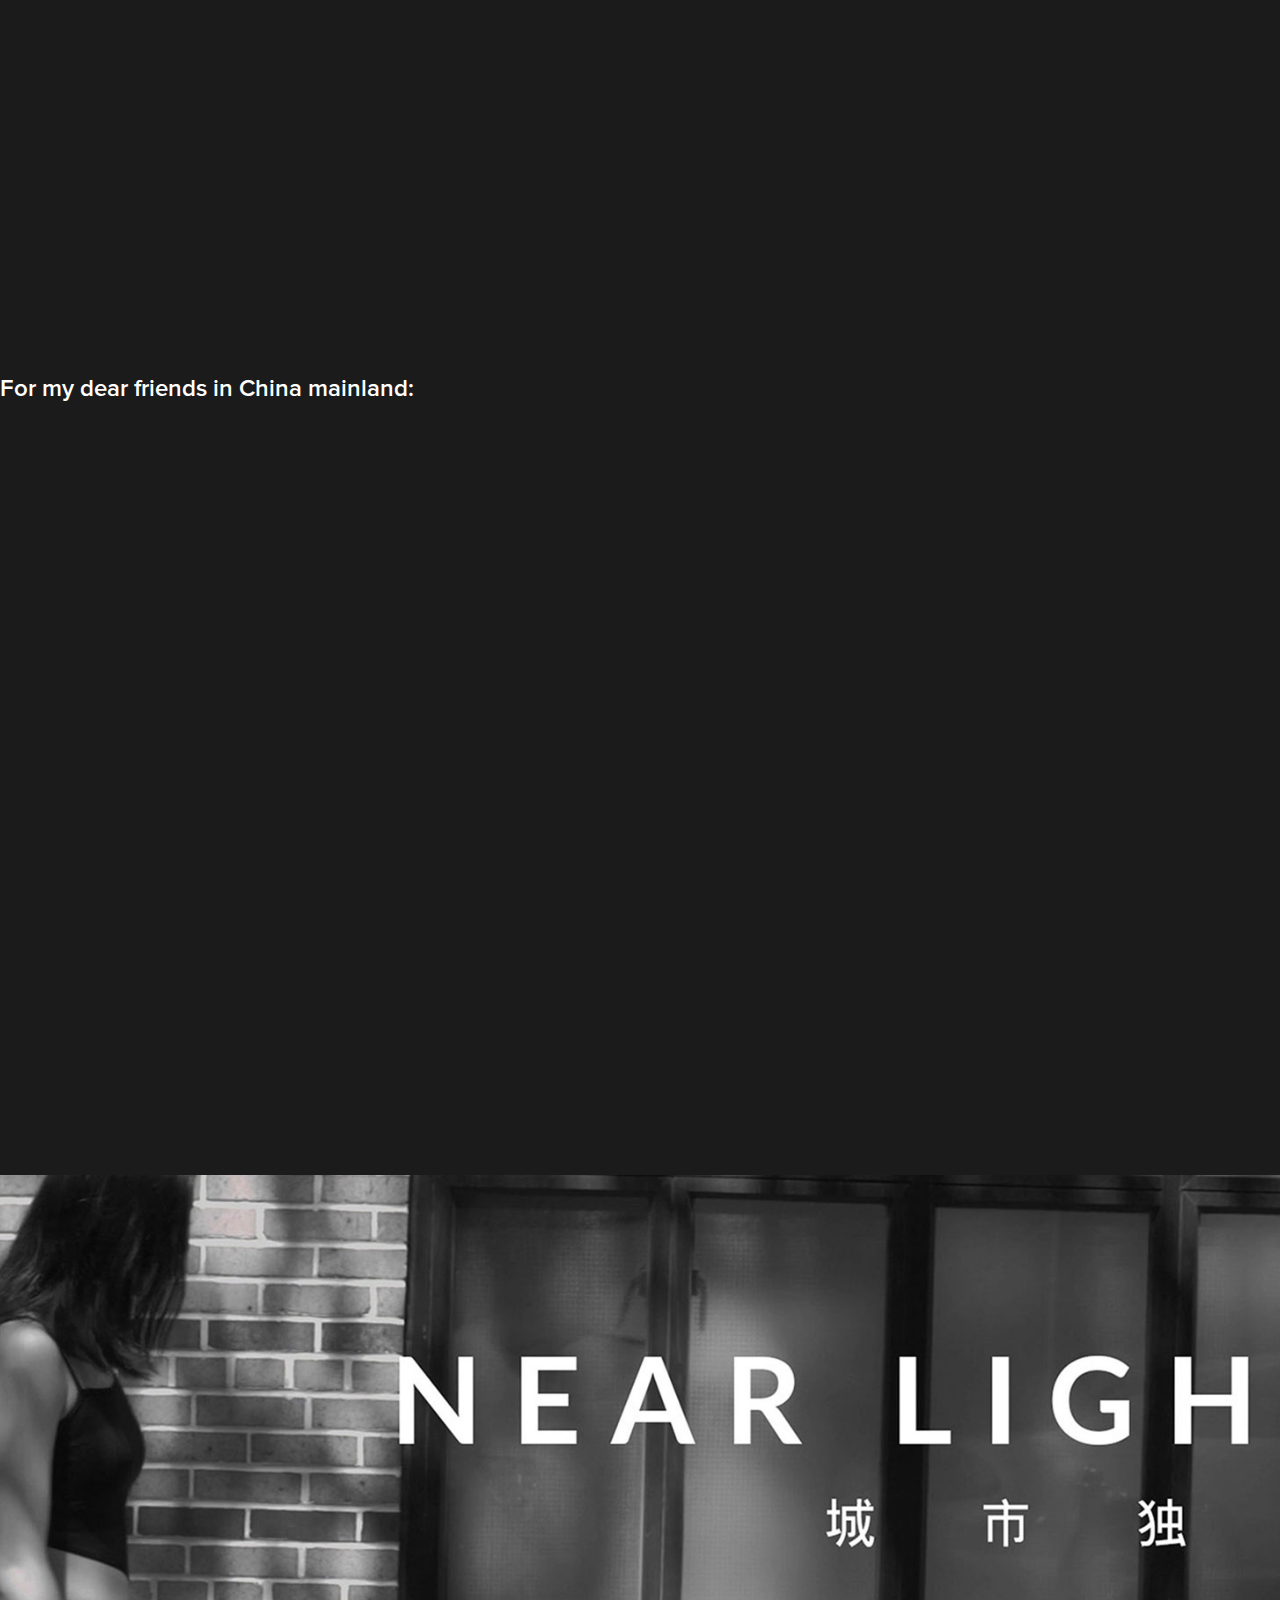
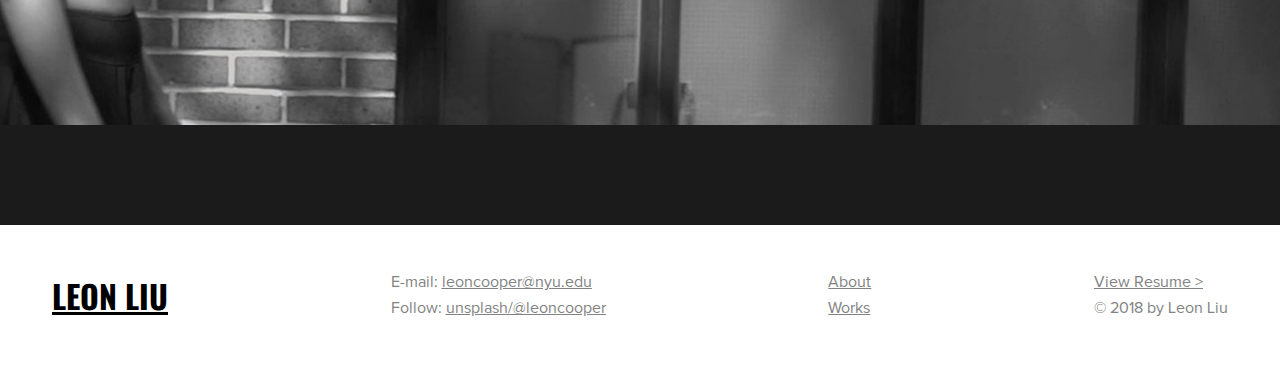
<file: film-gala.html>
<!DOCTYPE html>
<html lang="en">

<head>
    <meta charset="utf-8">
    <meta name="viewport" content="width=device-width, initial-scale=1.0">
    <link rel="stylesheet" href="https://stackpath.bootstrapcdn.com/bootstrap/4.1.3/css/bootstrap.min.css" integrity="sha384-MCw98/SFnGE8fJT3GXwEOngsV7Zt27NXFoaoApmYm81iuXoPkFOJwJ8ERdknLPMO" crossorigin="anonymous">
    <link rel="stylesheet" href="css/film.css">
    <link rel="stylesheet" href="css/responsive/res-film.css">
    <link rel="icon" href="img/web-icon.jpg" sizes="16x16">
    <title>LEON LIU - GALA Official Trailer</title>
</head>

<body>
    <div class="top bg-color-black">
        <div class="nav--container">
            <div class="nav-bar animated fadeInDown">
                <a href="index.html"><img src="svg/back-icon-grey.svg" id="back-icon"></a>
            </div>
        </div>
        <div class="video--center animated fadeIn">
            <video loop autoplay muted poster="img/home-film-gala.jpg">
                <source type="video/mp4" src="mp4/home-gala.mp4" />
            </video>
            <h3 class="font--nova-semibold"><a href="#film-info">View Short film</a></h3>
        </div>
    </div>
    <div class="info bg-color-dark" id="film-info">
        <div class="info--grid container">
            <div class="info__card">
                <h3 class="font--nova-bold">TYPE:</h3>
                <h4 class="font--nova">Trailer</h4>
            </div>
            <div class="info__card">
                <h3 class="font--nova-bold">ROLE:</h3>
                <h4 class="font--nova">Director &amp; Editor</h4>
            </div>
            <div class="info__card">
                <h3 class="font--nova-bold">TIME:</h3>
                <h4 class="font--nova">2018</h4>
            </div>
            <div class="info__card">
                <h3 class="font--nova-bold">LOCATION:</h3>
                <h4 class="font--nova">New York</h4>
            </div>
        </div>
    </div>
    <div class="main bg-color-dark">
        <div class="container">
            <h2 class="font--nova-bold">NYU GALA OFFICIAL TRAILER</h2>

        </div>
        <h3 class="font--nova-semibold container">For worldwide audience:</h3>
        <div class="video container">
            <iframe src="https://www.youtube.com/embed/wbmf3QUG5T4" frameborder="0" allow="accelerometer; autoplay; encrypted-media; gyroscope; picture-in-picture" allowfullscreen></iframe>
        </div>
        <h3 class="font--nova-semibold container">For my dear friends in China mainland:</h3>
        <div class="video container">
            <iframe src="//player.bilibili.com/player.html?aid=22065799&cid=36476760&page=1" frameborder="0" allow="accelerometer; autoplay; encrypted-media; gyroscope; picture-in-picture" allowfullscreen></iframe>
        </div>
    </div>

    <div class="next-project bg-color-dark">
        <a href="film-near.html">
            <div class="hero-next bg-image-near">
            </div>
        </a>
    </div>

    <div class="sitemap">
        <div class="nav--container">
            <div class="sitemap--flex font--nova">
                <div class="sitemap__card sitemap__icon">
                    <a href="index.html">
                        <h3 class="font--oswald">LEON LIU</h3>
                    </a>
                </div>
                <div class="sitemap__card">
                    <ls class="card--margin">E-mail: <span class="underline"><a href="mailto:leoncooper@nyu.edu">leoncooper@nyu.edu</a></span></ls>
                    <ls> Follow: <span class="underline"><a href="https://unsplash.com/@leoncooper" target="_blank">unsplash/@leoncooper</a></span></ls>
                </div>
                <div class="sitemap__card">
                    <ls class="card--margin"><a href="bio.html">About</a></ls>
                    <ls><a href="index.html#my-works">Works</a></ls>
                </div>
                <div class="sitemap__card">
                    <ls class="card--margin"><a href="leon_resume.pdf" target="_blank"><u>View Resume ></u></a></ls>
                    <ls>© 2018 by Leon Liu</ls>
                </div>
            </div>
        </div>
    </div>
</body>

</html>
</file>
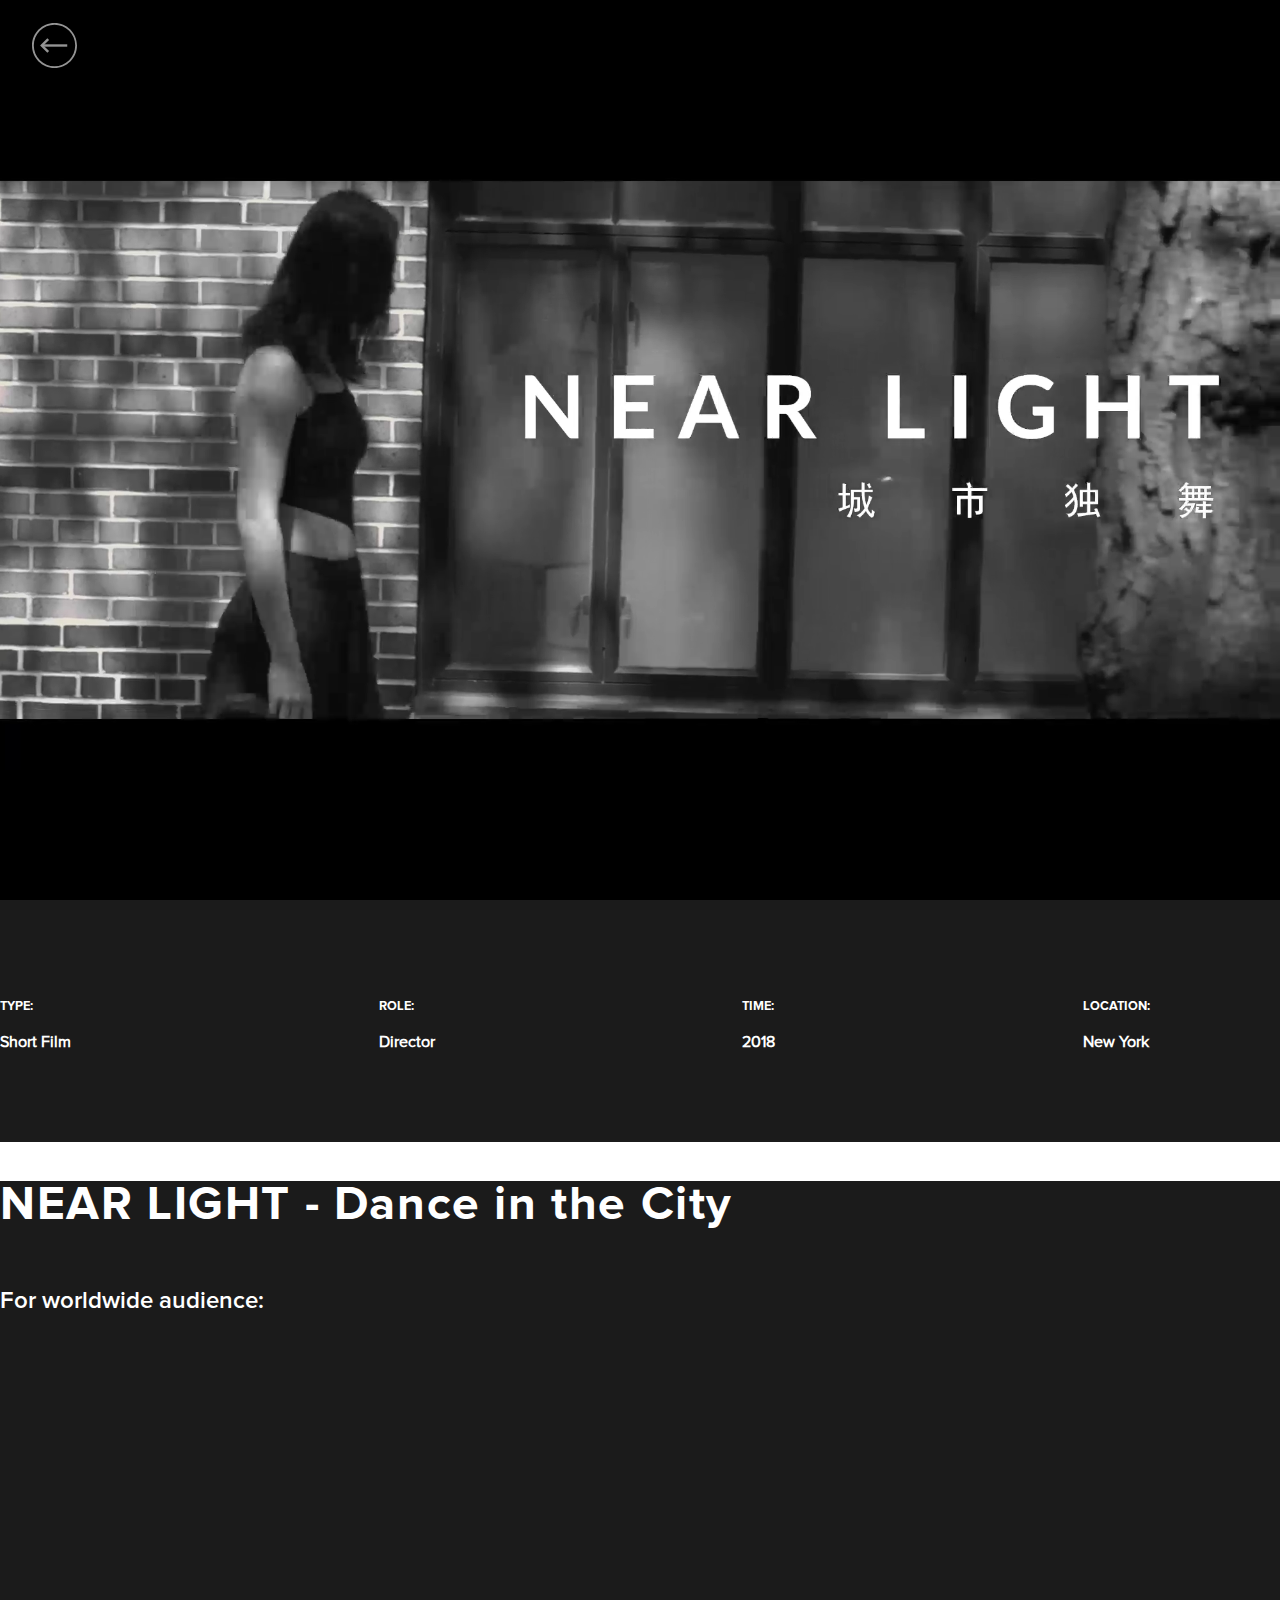
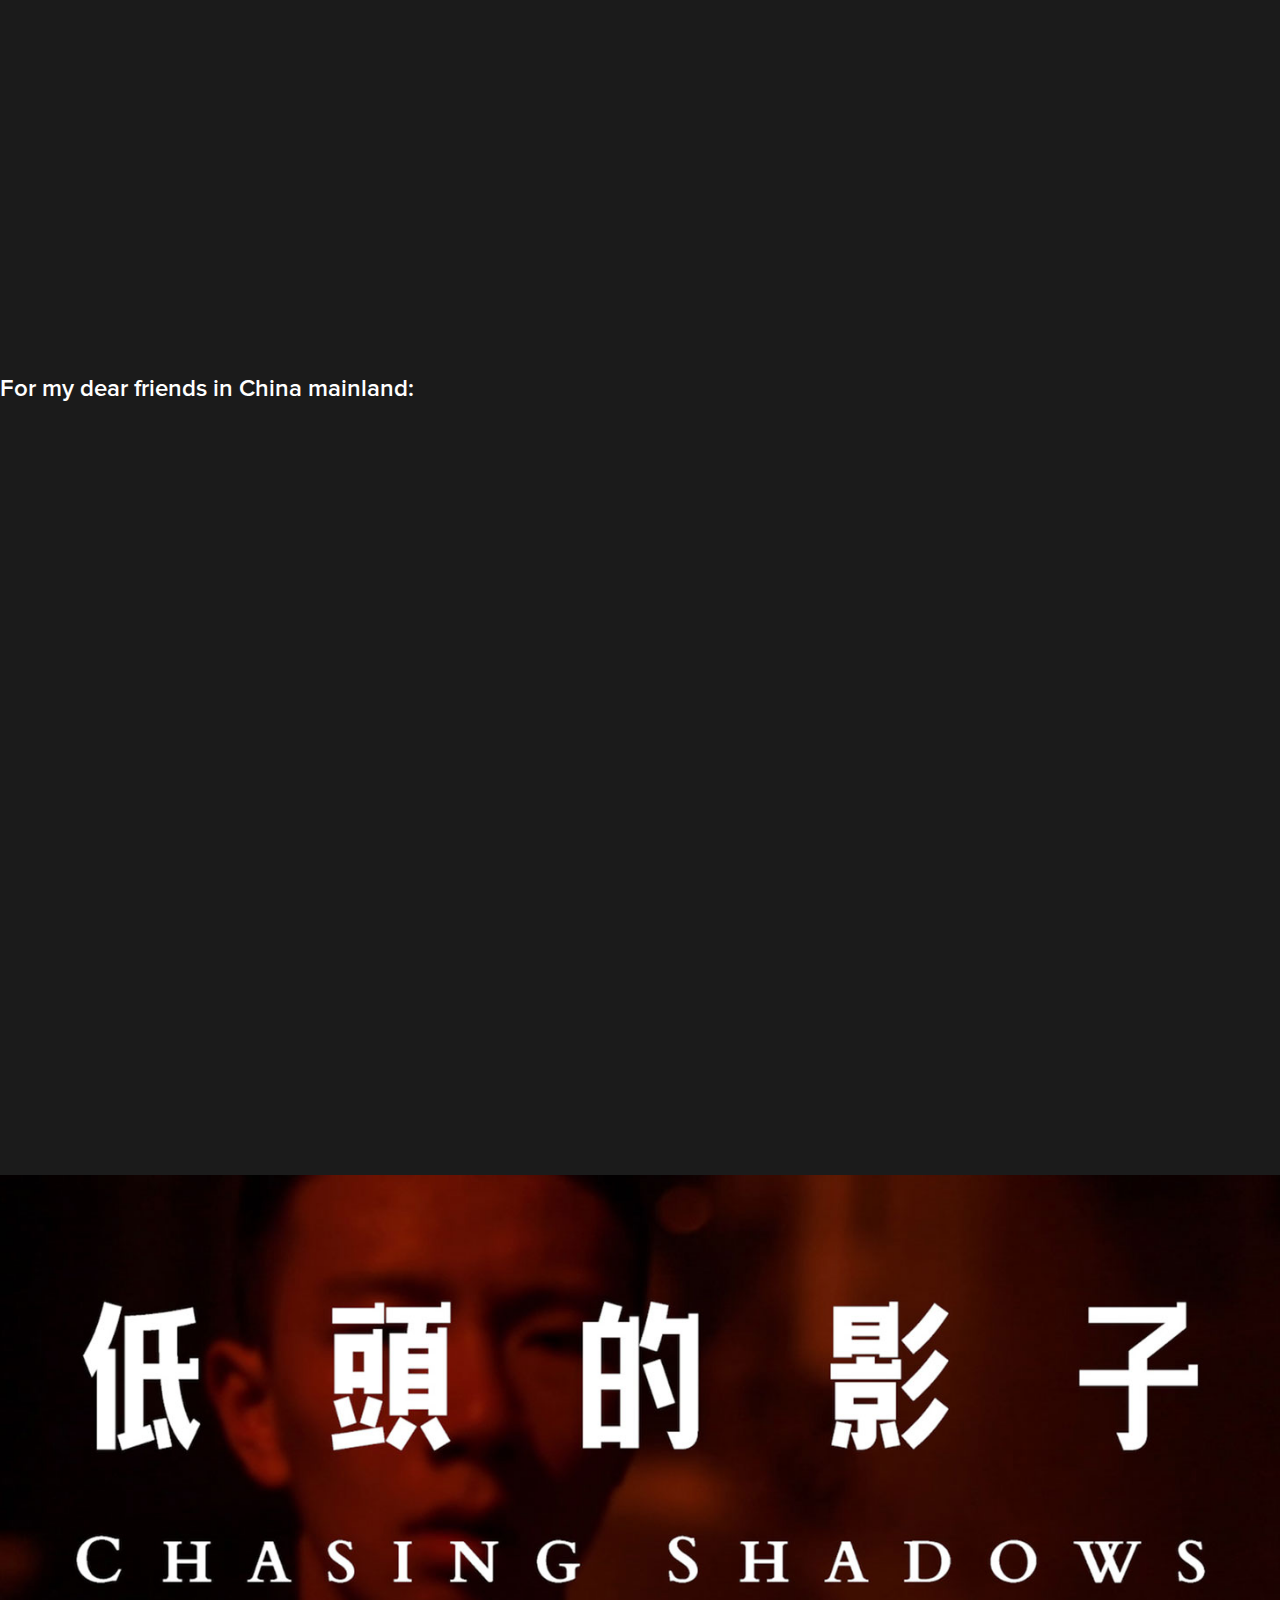
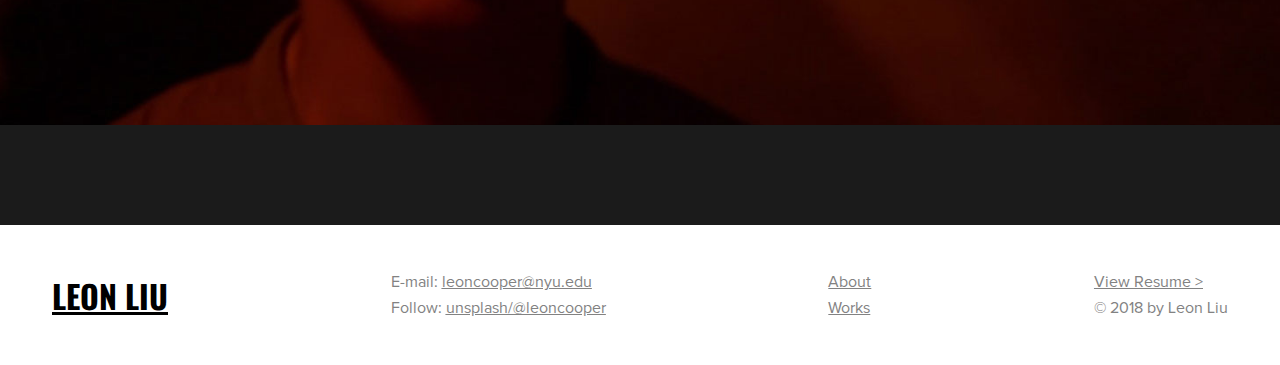
<file: film-near.html>
<!DOCTYPE html>
<html lang="en">

<head>
    <meta charset="utf-8">
    <meta name="viewport" content="width=device-width, initial-scale=1.0">
    <link rel="stylesheet" href="https://stackpath.bootstrapcdn.com/bootstrap/4.1.3/css/bootstrap.min.css" integrity="sha384-MCw98/SFnGE8fJT3GXwEOngsV7Zt27NXFoaoApmYm81iuXoPkFOJwJ8ERdknLPMO" crossorigin="anonymous">
    <link rel="stylesheet" href="css/film.css">
    <link rel="stylesheet" href="css/responsive/res-film.css">
    <link rel="icon" href="img/web-icon.jpg" sizes="16x16">
    <title>LEON LIU - Near Light</title>
</head>

<body>
    <div class="top bg-color-black">
        <div class="nav--container">
            <div class="nav-bar animated fadeInDown">
                <a href="index.html"><img id="back-icon" src="svg/back-icon-grey.svg"></a>
            </div>
        </div>
        <div class="video--center animated fadeIn">
            <video loop autoplay muted poster="img/home-film-near.jpg">
                <source type="video/mp4" src="mp4/home-near1.mp4" />
            </video>
            <h3 class="font--nova-semibold"><a href="#film-info">View Short film</a></h3>
        </div>
    </div>
    <div class="info bg-color-dark" id="film-info">
        <div class="info--grid container">
            <div class="info__card">
                <h3 class="font--nova-bold">TYPE:</h3>
                <h4 class="font--nova">Short Film</h4>
            </div>
            <div class="info__card">
                <h3 class="font--nova-bold">ROLE:</h3>
                <h4 class="font--nova">Director</h4>
            </div>
            <div class="info__card">
                <h3 class="font--nova-bold">TIME:</h3>
                <h4 class="font--nova">2018</h4>
            </div>
            <div class="info__card">
                <h3 class="font--nova-bold">LOCATION:</h3>
                <h4 class="font--nova">New York</h4>
            </div>
        </div>
    </div>
    <div class="main bg-color-dark">
        <div class="container">
            <h2 class="font--nova-bold">NEAR LIGHT - Dance in the City</h2>
        </div>
        <h3 class="font--nova-semibold container">For worldwide audience:</h3>
        <div class="video container">
            <iframe src="https://www.youtube.com/embed/D03guueX6-M" frameborder="0" allow="accelerometer; autoplay; encrypted-media; gyroscope; picture-in-picture" allowfullscreen></iframe>
        </div>
        <h3 class="font--nova-semibold container">For my dear friends in China mainland:</h3>
        <div class="video container">
            <iframe src="//player.bilibili.com/player.html?aid=25245507&cid=42818210&page=1" frameborder="0" allow="accelerometer; autoplay; encrypted-media; gyroscope; picture-in-picture" allowfullscreen></iframe>
        </div>

    </div>

    <div class="next-project bg-color-dark">
        <a href="film-chasing.html">
            <div class="hero-next bg-image-shadows">
            </div>
        </a>
    </div>

    <div class="sitemap">
        <div class="nav--container">
            <div class="sitemap--flex font--nova">
                <div class="sitemap__card sitemap__icon">
                    <a href="index.html">
                        <h3 class="font--oswald">LEON LIU</h3>
                    </a>
                </div>
                <div class="sitemap__card">
                    <ls class="card--margin">E-mail: <span class="underline"><a href="mailto:leoncooper@nyu.edu">leoncooper@nyu.edu</a></span></ls>
                    <ls> Follow: <span class="underline"><a href="https://unsplash.com/@leoncooper" target="_blank">unsplash/@leoncooper</a></span></ls>
                </div>
                <div class="sitemap__card">
                    <ls class="card--margin"><a href="bio.html">About</a></ls>
                    <ls><a href="index.html#my-works">Works</a></ls>
                </div>
                <div class="sitemap__card">
                    <ls class="card--margin"><a href="leon_resume.pdf" target="_blank"><u>View Resume ></u></a></ls>
                    <ls>© 2018 by Leon Liu</ls>
                </div>
            </div>
        </div>
    </div>
</body>

</html>
</file>
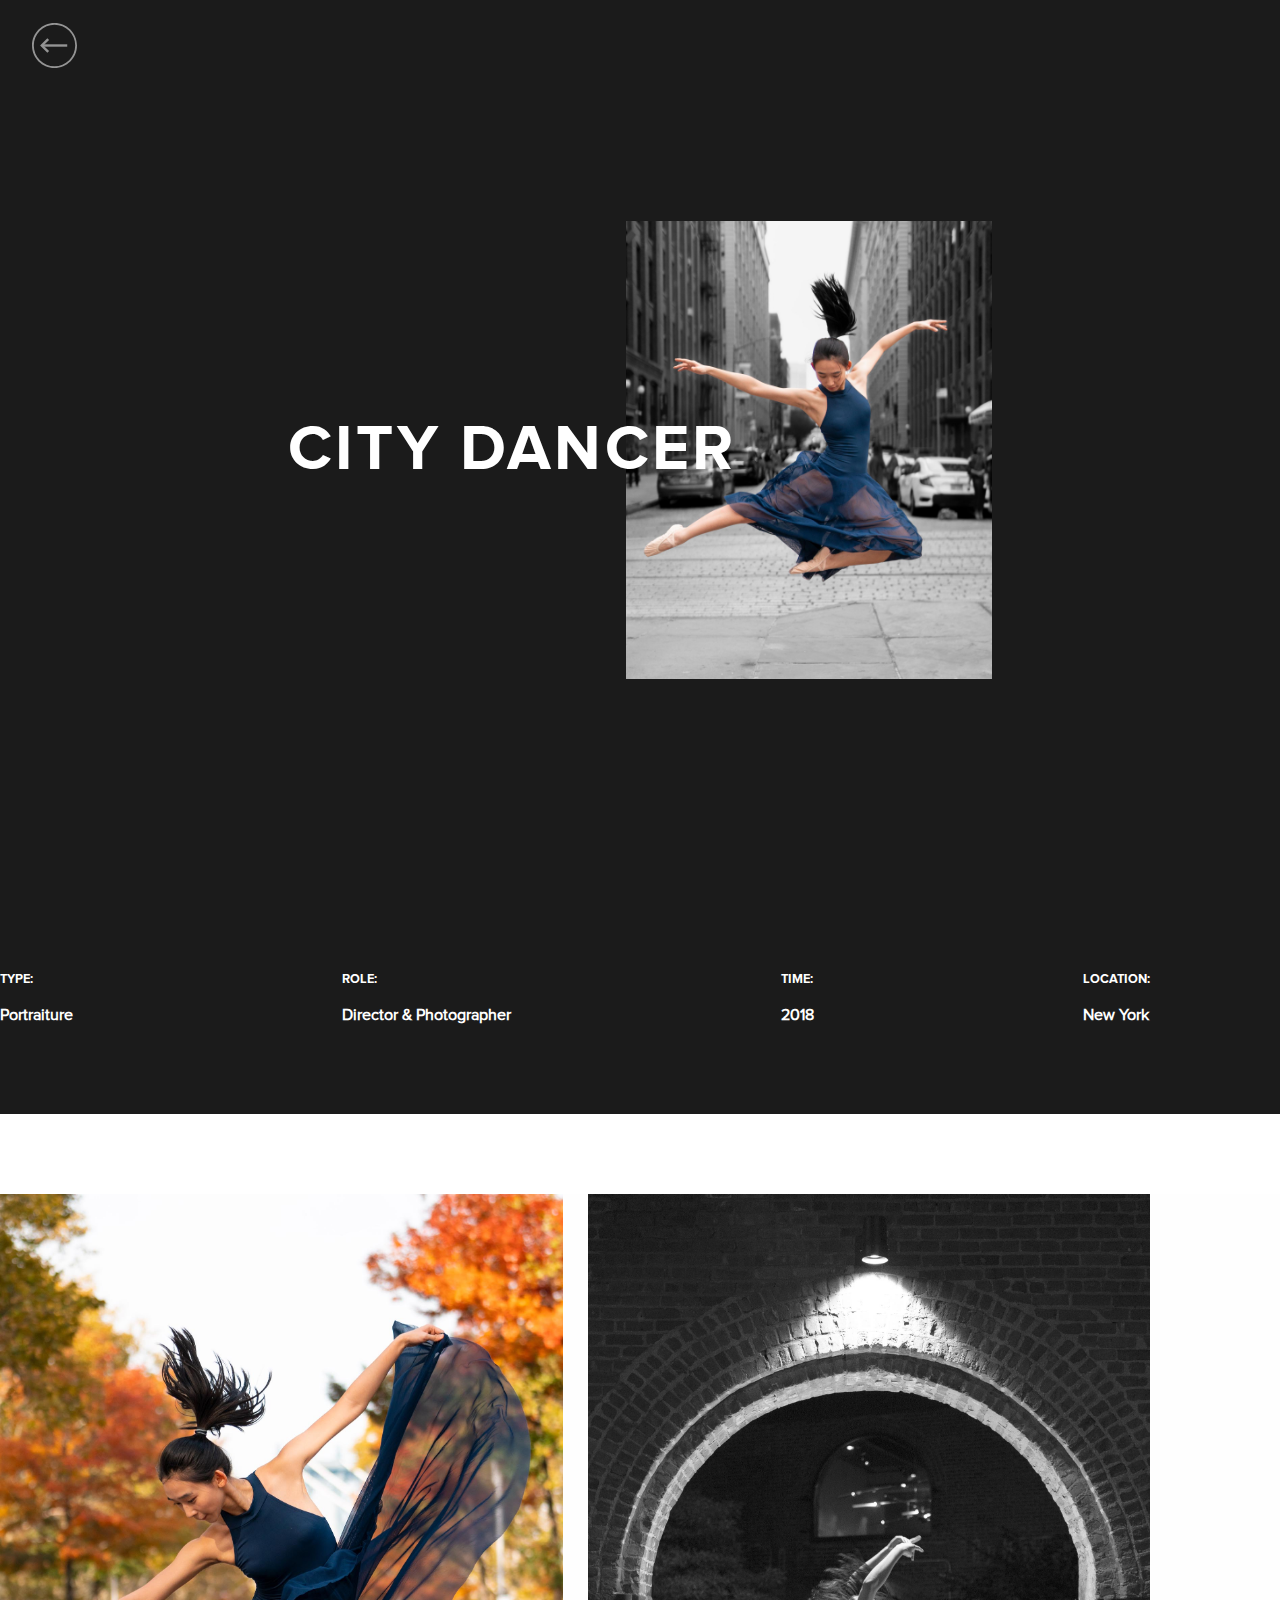
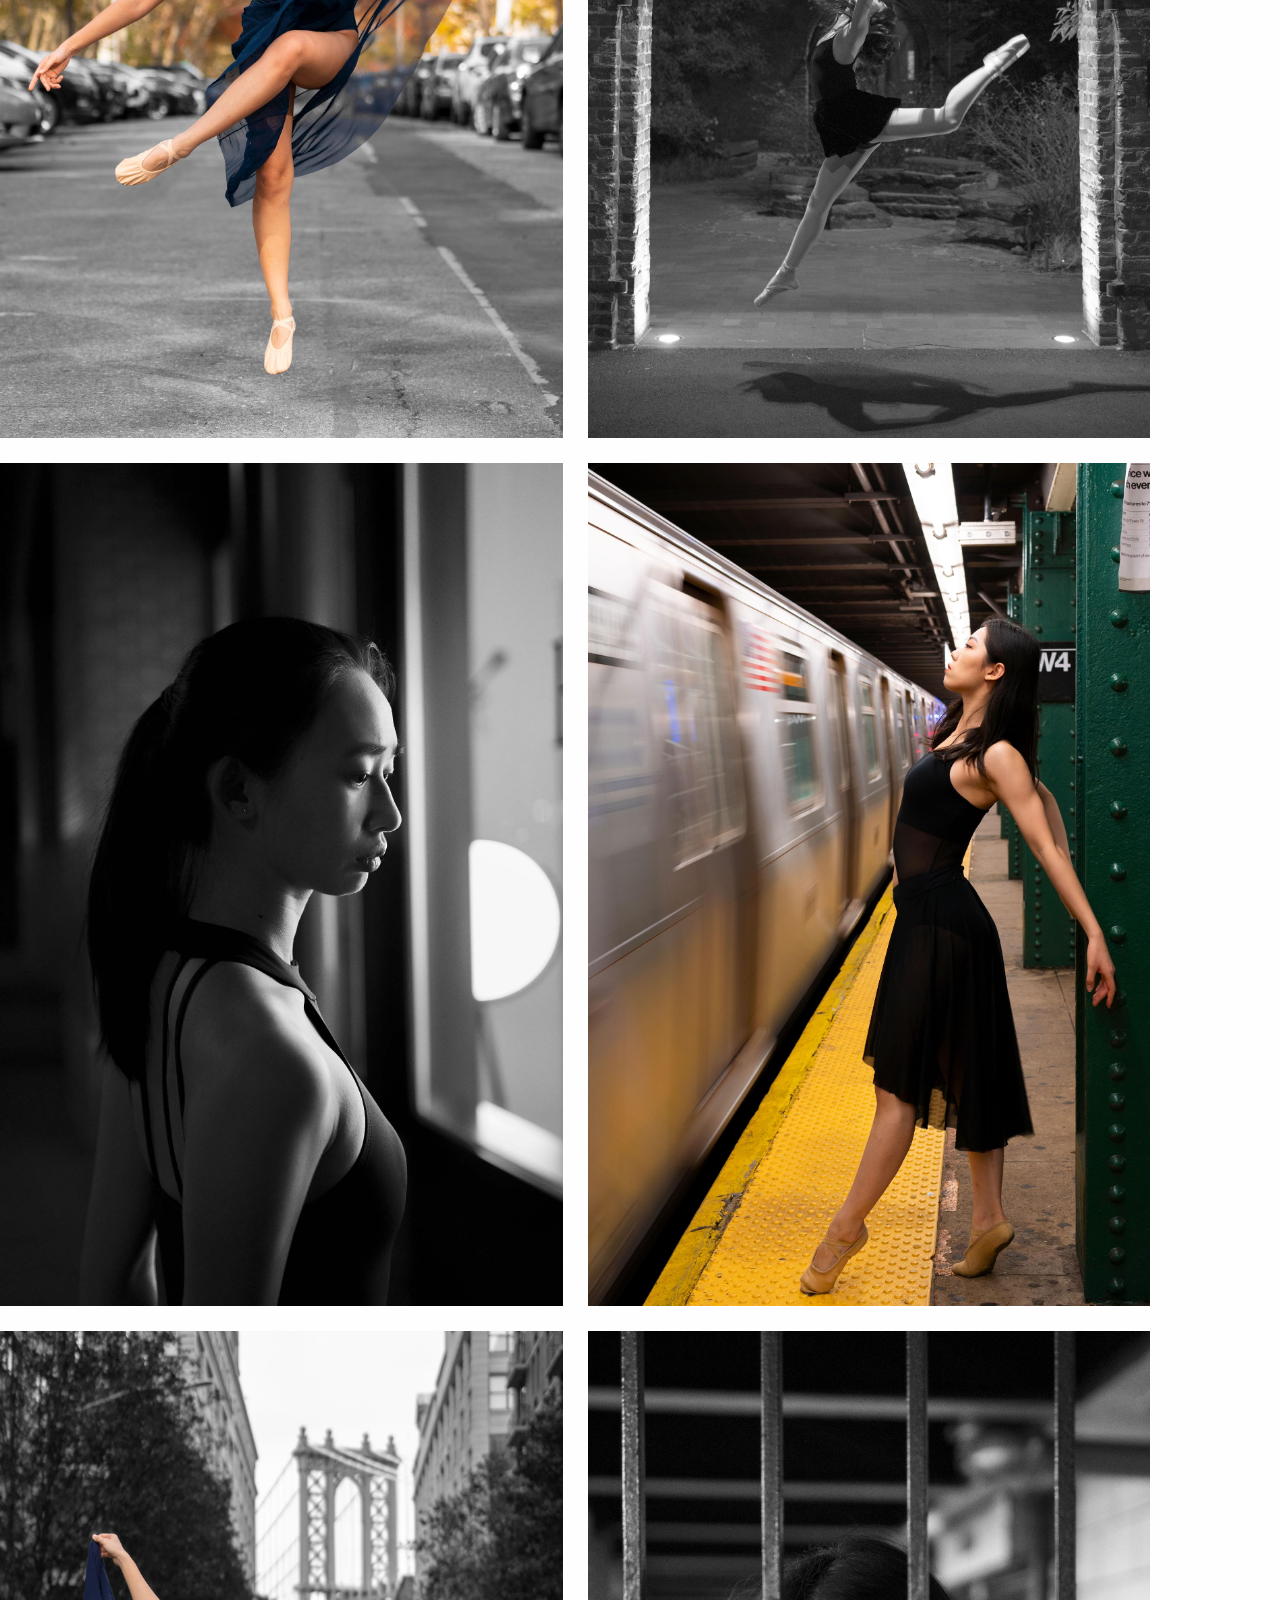
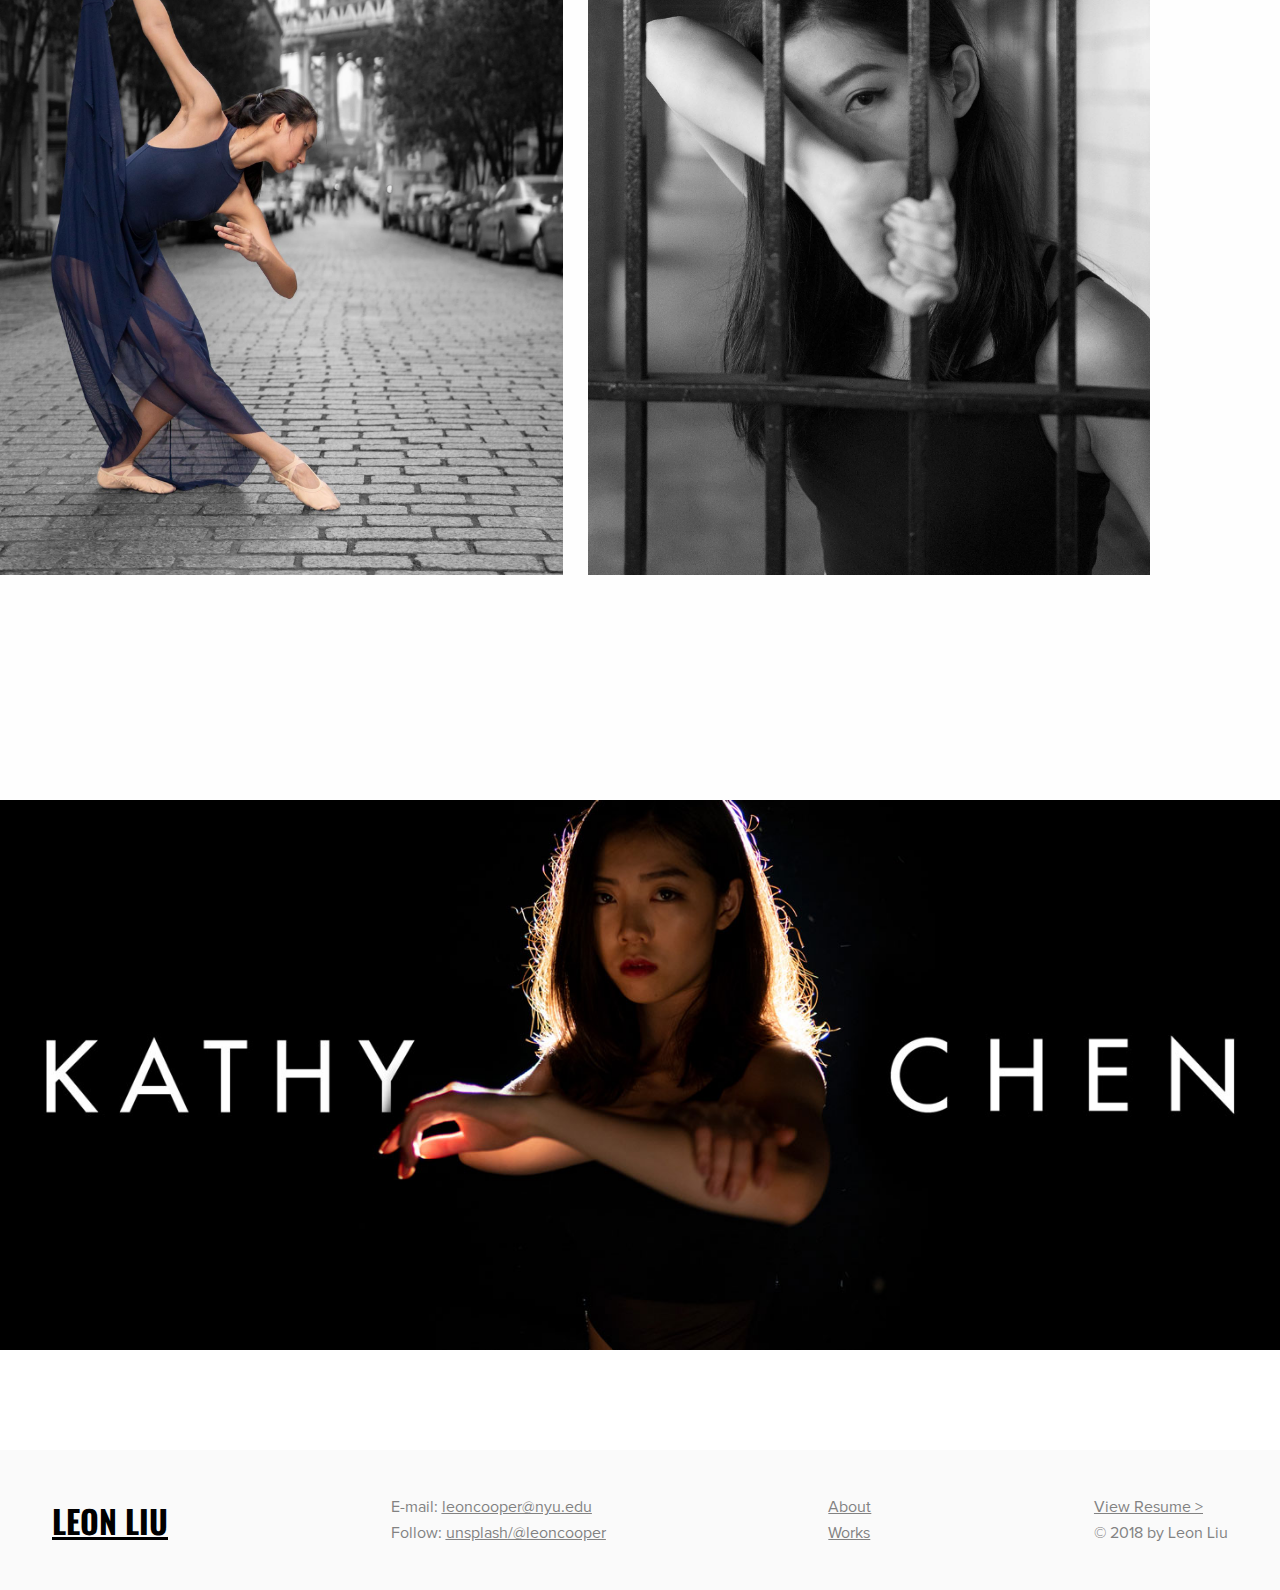
<file: photo-dancer.html>
<!DOCTYPE html>
<html lang="en">

<head>
    <meta charset="utf-8">
    <meta name="viewport" content="width=device-width, initial-scale=1.0">
    <link rel="stylesheet" href="https://stackpath.bootstrapcdn.com/bootstrap/4.1.3/css/bootstrap.min.css" integrity="sha384-MCw98/SFnGE8fJT3GXwEOngsV7Zt27NXFoaoApmYm81iuXoPkFOJwJ8ERdknLPMO" crossorigin="anonymous">
    <link rel="stylesheet" href="css/photo.css">
    <link rel="stylesheet" href="css/responsive/res-photo.css">
    <link rel="icon" href="img/web-icon.jpg" sizes="16x16">
    <title>LEON LIU - City Dancers</title>
</head>

<body>
    <div class="top">
        <div class="nav--container">
            <div class="nav-bar animated fadeInDown">
                <a href="index.html"><img id="back-icon" src="svg/back-icon-grey.svg"></a>
            </div>
        </div>
        <div class="header--container top--flex">
            <div class="top__text animated fadeInLeft">
                <h2 class="font--nova-bold">CITY DANCER</h2>
            </div>
            <img class="animated fadeInRight" src="img/city-dancer/city-dancer-5.jpg" alt="top- photo-dancer">
        </div>
    </div>
    <div class="info bg-color-dark">
        <div class="info--grid container">
            <div class="info__card">
                <h3 class="font--nova-bold">TYPE:</h3>
                <h4 class="font--nova">Portraiture</h4>
            </div>
            <div class="info__card">
                <h3 class="font--nova-bold">ROLE:</h3>
                <h4 class="font--nova">Director &amp; Photographer</h4>
            </div>
            <div class="info__card">
                <h3 class="font--nova-bold">TIME:</h3>
                <h4 class="font--nova">2018</h4>
            </div>
            <div class="info__card">
                <h3 class="font--nova-bold">LOCATION:</h3>
                <h4 class="font--nova">New York</h4>
            </div>
        </div>
    </div>

    <div class="photos bg-color-light">
        <div class="photo--grid container">
            <img src="img/city-dancer/city-dancer-3.jpg" alt="dancer 1">
            <img src="img/city-dancer/city-dancer-7.jpg" alt="dancer 2">
            <img src="img/city-dancer/city-dancer-4.jpg" alt="dancer 3">
            <img src="img/city-dancer/city-dancer-1.jpg" alt="dancer 4">
            <img src="img/city-dancer/city-dancer-2.jpg" alt="dancer 5">
            <img src="img/city-dancer/city-dancer-6.jpg" alt="dancer 6">
        </div>
    </div>

    <div class="next-project">
        <a href="photo-kathy.html">
            <div class="hero-next bg-image-kathy">
            </div>
        </a>
    </div>

    <div class="sitemap bg-color-grey">
        <div class="nav--container">
            <div class="sitemap--flex font--nova">
                <div class="sitemap__card sitemap__icon">
                    <a href="index.html">
                        <h3 class="font--oswald">LEON LIU</h3>
                    </a>
                </div>
                <div class="sitemap__card">
                    <ls class="card--margin">E-mail: <span class="underline"><a href="mailto:leoncooper@nyu.edu">leoncooper@nyu.edu</a></span></ls>
                    <ls> Follow: <span class="underline"><a href="https://unsplash.com/@leoncooper" target="_blank">unsplash/@leoncooper</a></span></ls>
                </div>
                <div class="sitemap__card">
                    <ls class="card--margin"><a href="bio.html">About</a></ls>
                    <ls><a href="index.html#my-works">Works</a></ls>
                </div>
                <div class="sitemap__card">
                    <ls class="card--margin"><a href="leon_resume.pdf" target="_blank"><u>View Resume ></u></a></ls>
                    <ls>© 2018 by Leon Liu</ls>
                </div>
            </div>
        </div>
    </div>
</body>

</html>
</file>
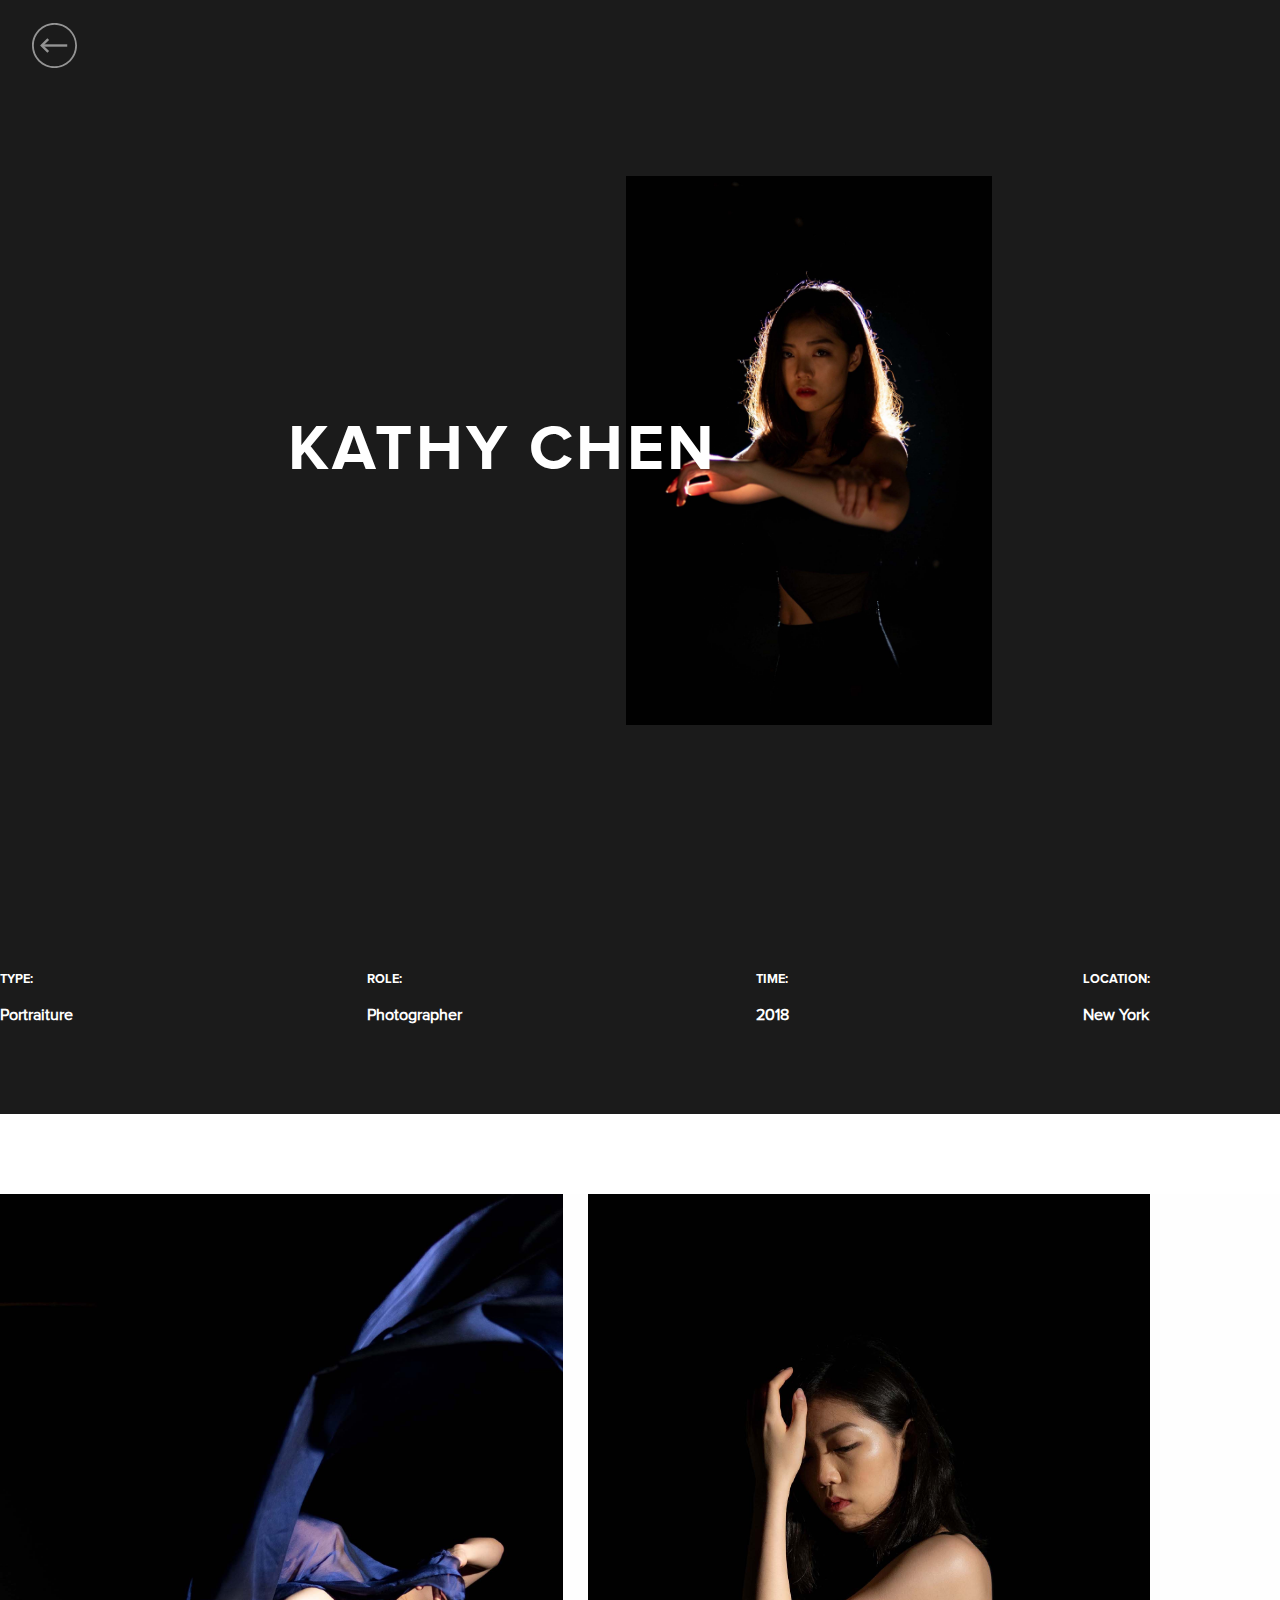
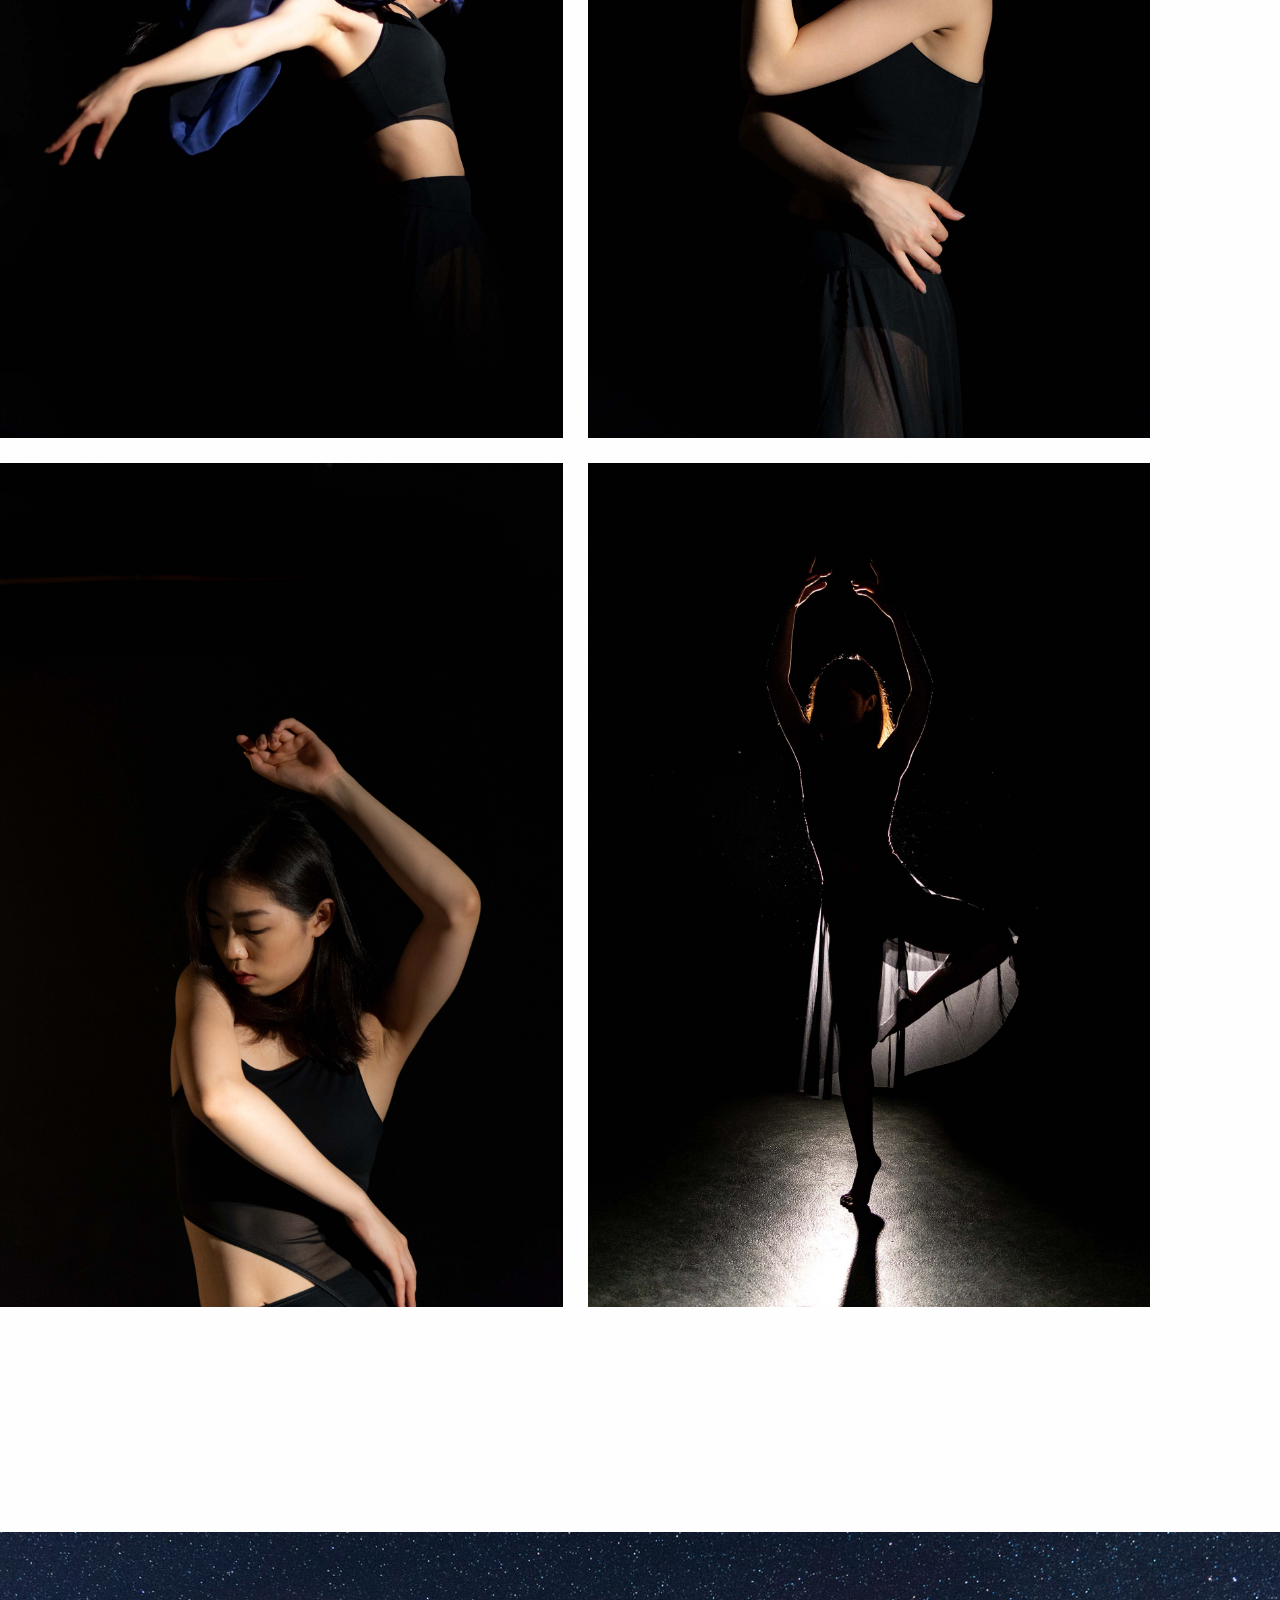
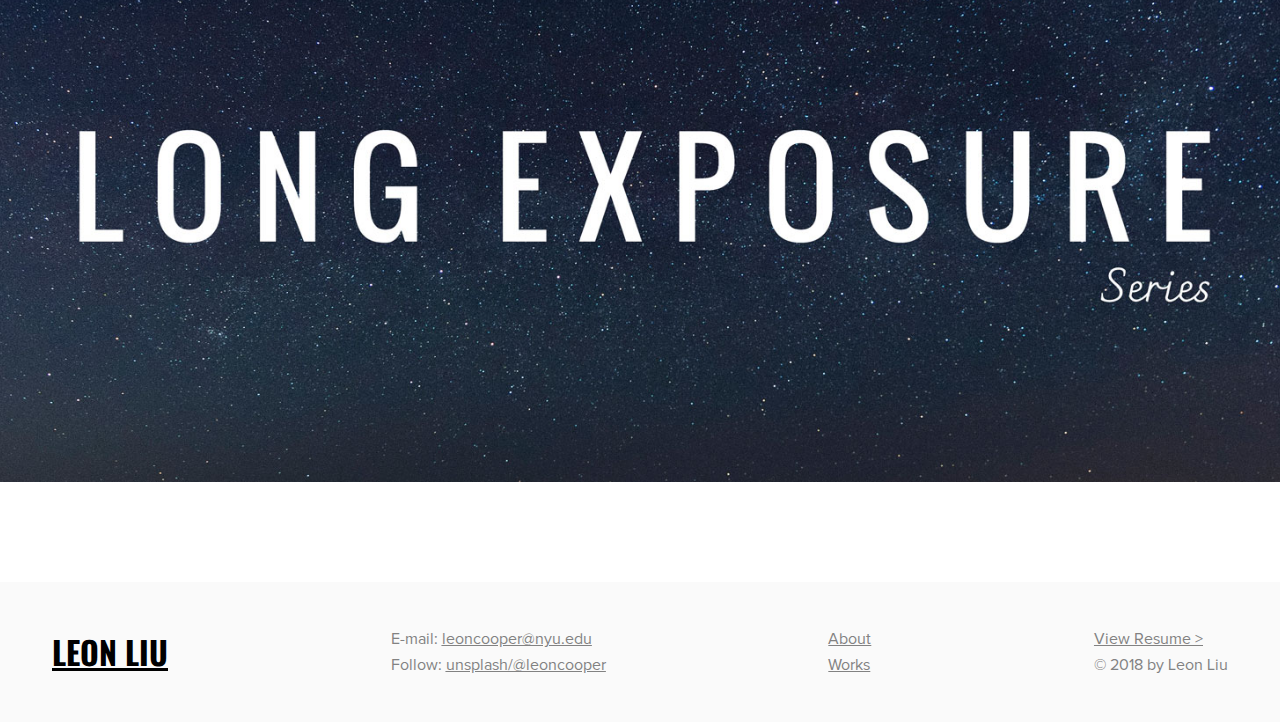
<file: photo-kathy.html>
<!DOCTYPE html>
<html lang="en">

<head>
    <meta charset="utf-8">
    <meta name="viewport" content="width=device-width, initial-scale=1.0">
    <link rel="stylesheet" href="https://stackpath.bootstrapcdn.com/bootstrap/4.1.3/css/bootstrap.min.css" integrity="sha384-MCw98/SFnGE8fJT3GXwEOngsV7Zt27NXFoaoApmYm81iuXoPkFOJwJ8ERdknLPMO" crossorigin="anonymous">
    <link rel="stylesheet" href="css/photo.css">
    <link rel="stylesheet" href="css/responsive/res-photo.css">
    <link rel="icon" href="img/web-icon.jpg" sizes="16x16">
    <title>LEON LIU - KATHY</title>
</head>

<body>
    <div class="top">
        <div class="nav--container">
            <div class="nav-bar animated fadeInDown">
                <a href="index.html"><img id="back-icon" src="svg/back-icon-grey.svg"></a>
            </div>
        </div>
        <div class="header--container top--flex">
            <div class="top__text">
                <h2 class="font--nova-bold animated fadeInLeft">KATHY CHEN</h2>
            </div>
            <img class="animated fadeInRight" src="img/kathy/photo-kathy-7.jpg" alt="top-photo-kathy">
        </div>
    </div>
    <div class="info bg-color-dark">
        <div class="info--grid container">
            <div class="info__card">
                <h3 class="font--nova-bold">TYPE:</h3>
                <h4 class="font--nova">Portraiture</h4>
            </div>
            <div class="info__card">
                <h3 class="font--nova-bold">ROLE:</h3>
                <h4 class="font--nova">Photographer</h4>
            </div>
            <div class="info__card">
                <h3 class="font--nova-bold">TIME:</h3>
                <h4 class="font--nova">2018</h4>
            </div>
            <div class="info__card">
                <h3 class="font--nova-bold">LOCATION:</h3>
                <h4 class="font--nova">New York</h4>
            </div>
        </div>
    </div>

    <div class="photos bg-color-light">
        <div class="photo--grid container">
            <img src="img/kathy/photo-kathy-2.jpg" alt="kathy 1">
            <img src="img/kathy/photo-kathy-4.jpg" alt="kathy 2">
            <img src="img/kathy/photo-kathy-5.jpg" alt="kathy 3">
            <img src="img/kathy/photo-kathy-6.jpg" alt="kathy 4">
        </div>
    </div>

    <div class="next-project">
        <a href="photo-long.html">
            <div class="hero-next bg-image-long">
            </div>
        </a>
    </div>

    <div class="sitemap bg-color-grey">
        <div class="nav--container">
            <div class="sitemap--flex font--nova">
                <div class="sitemap__card sitemap__icon">
                    <a href="index.html">
                        <h3 class="font--oswald">LEON LIU</h3>
                    </a>
                </div>
                <div class="sitemap__card">
                    <ls class="card--margin">E-mail: <span class="underline"><a href="mailto:leoncooper@nyu.edu">leoncooper@nyu.edu</a></span></ls>
                    <ls> Follow: <span class="underline"><a href="https://unsplash.com/@leoncooper" target="_blank">unsplash/@leoncooper</a></span></ls>
                </div>
                <div class="sitemap__card">
                    <ls class="card--margin"><a href="bio.html">About</a></ls>
                    <ls><a href="index.html#my-works">Works</a></ls>
                </div>
                <div class="sitemap__card">
                    <ls class="card--margin"><a href="leon_resume.pdf" target="_blank"><u>View Resume ></u></a></ls>
                    <ls>© 2018 by Leon Liu</ls>
                </div>
            </div>
        </div>
    </div>
</body>

</html>
</file>
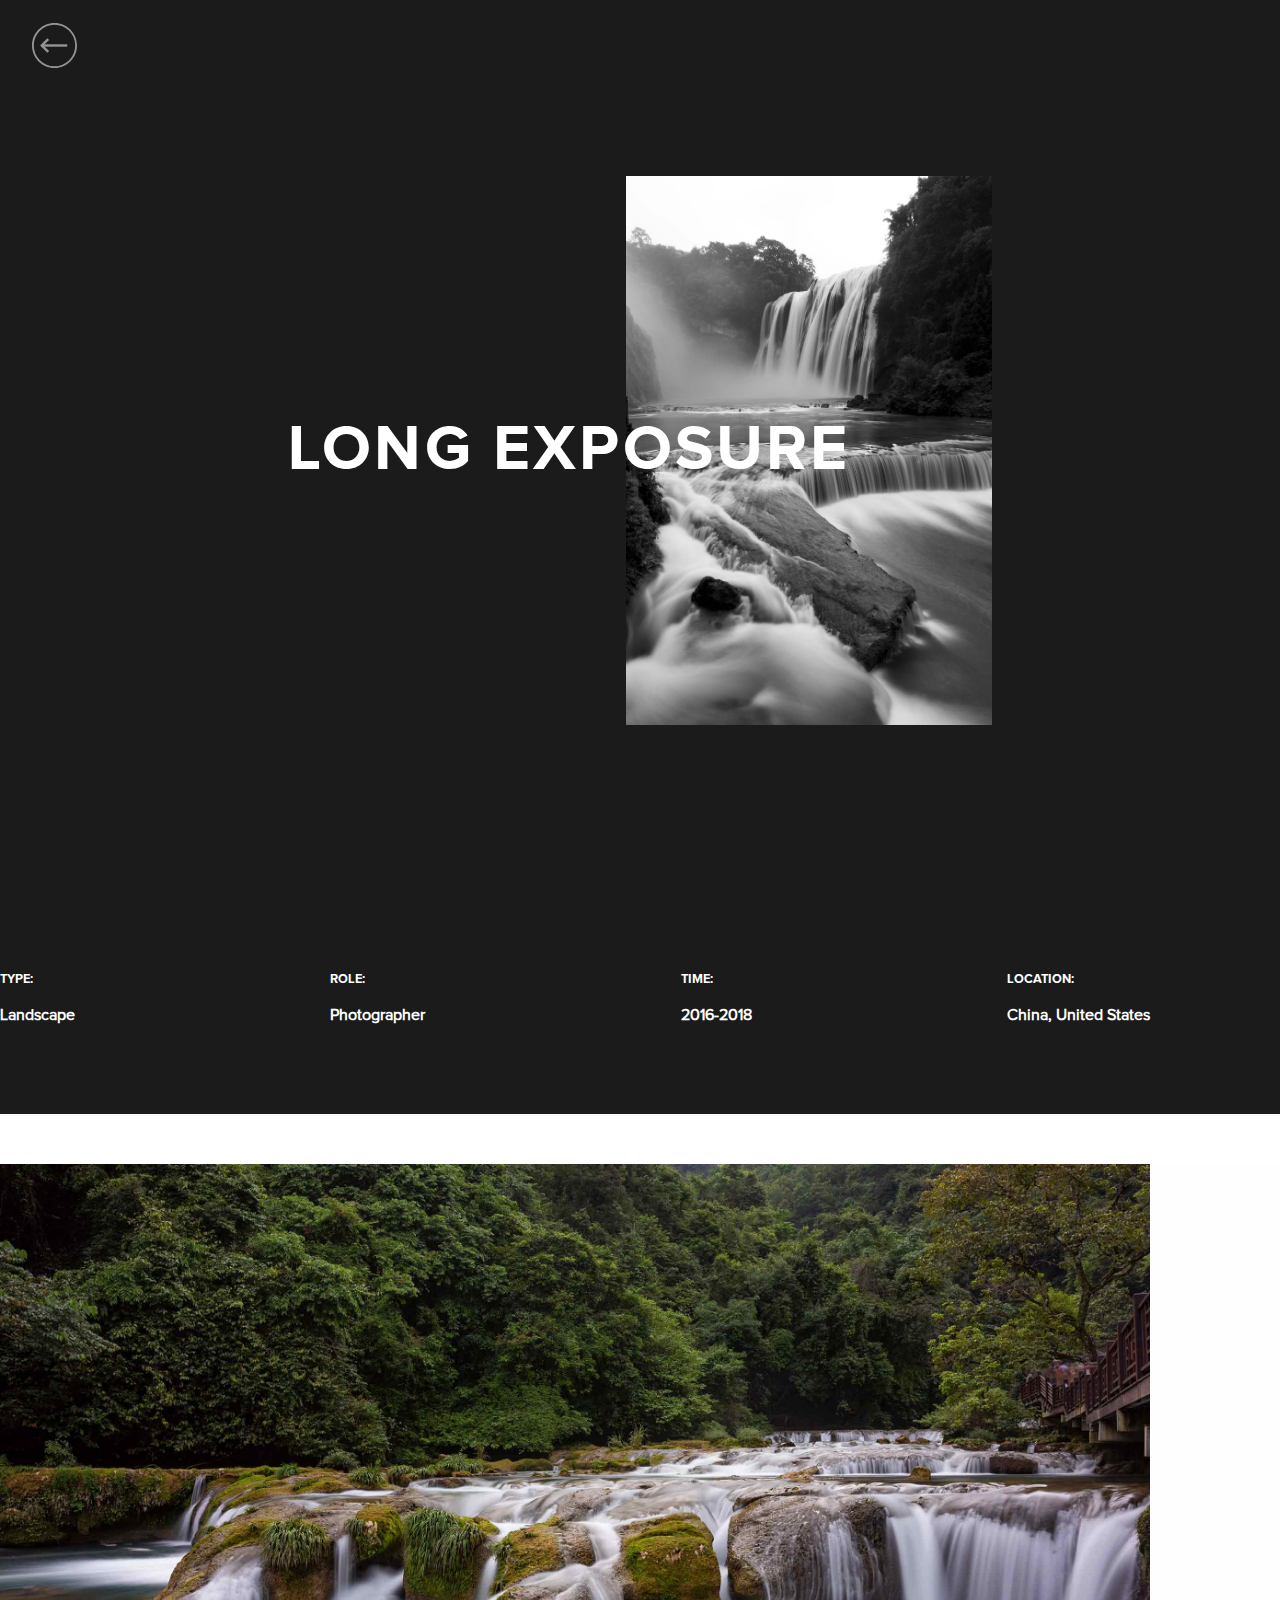
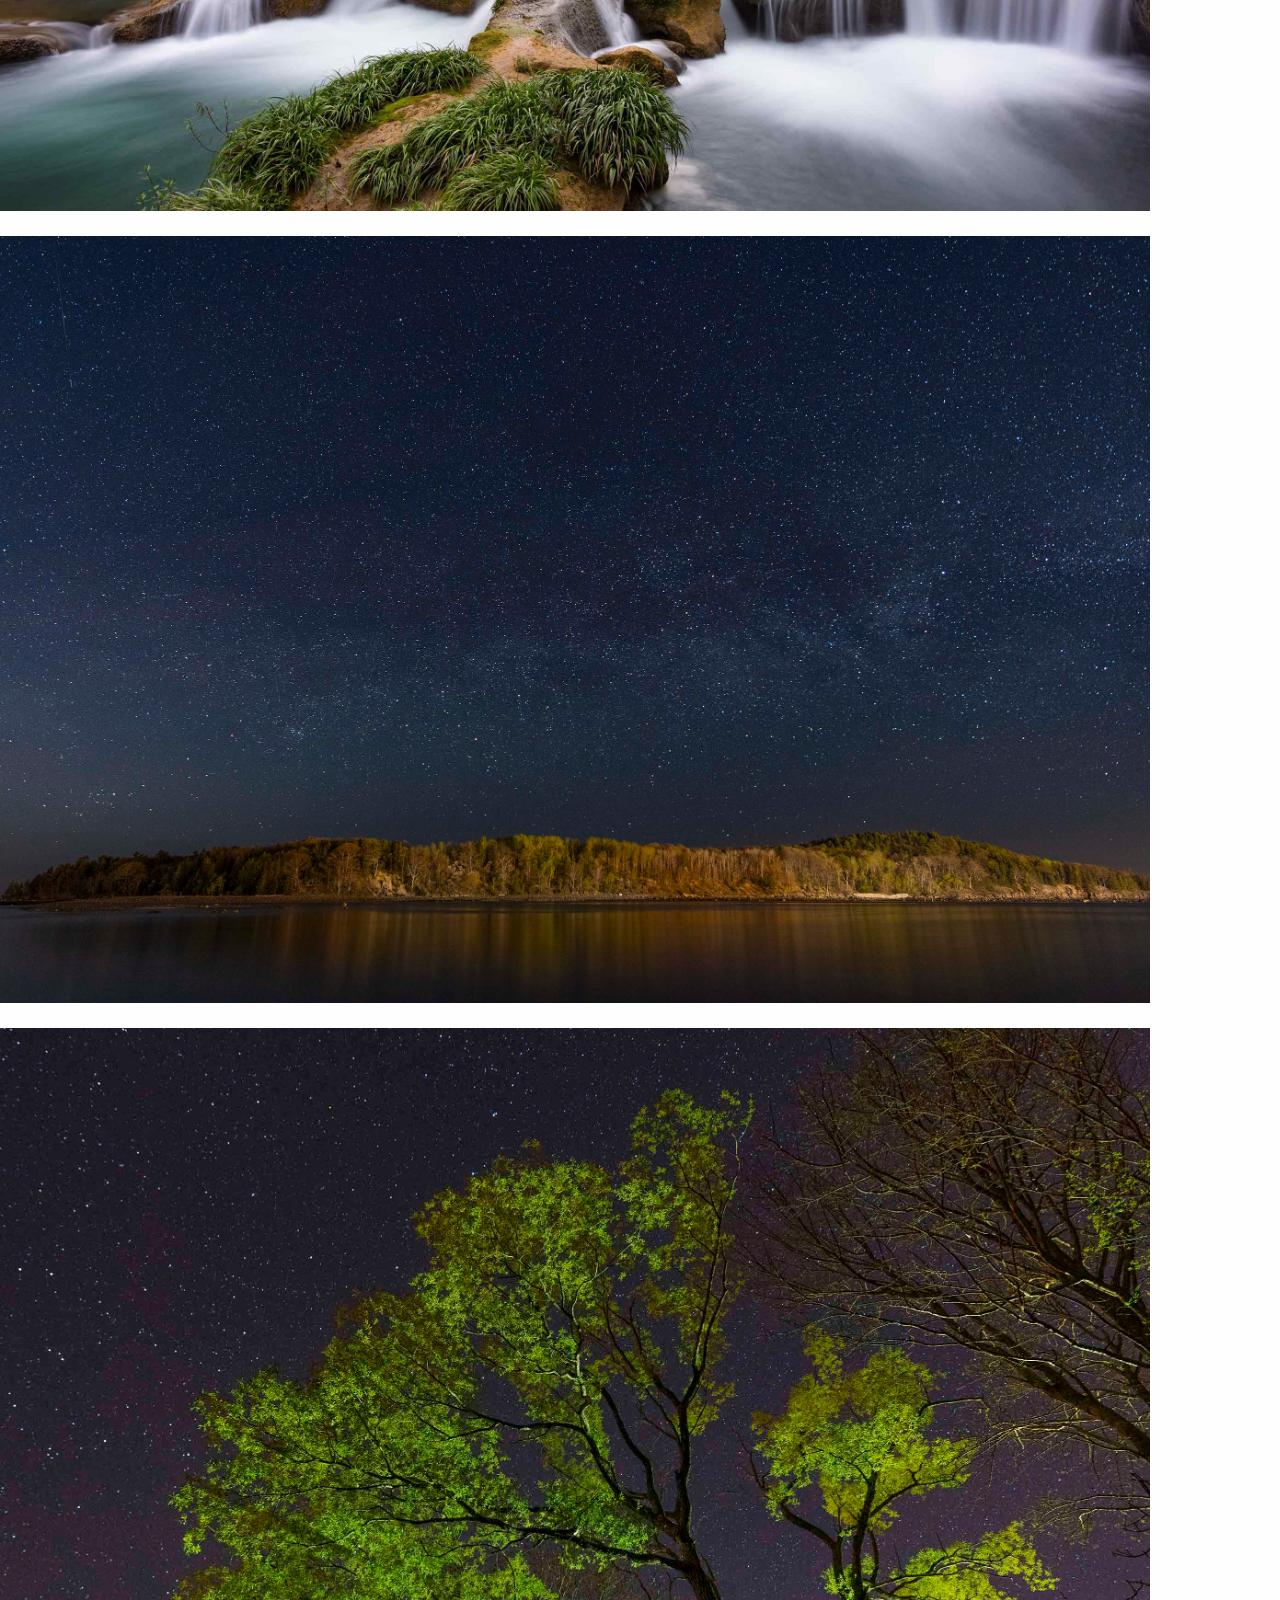
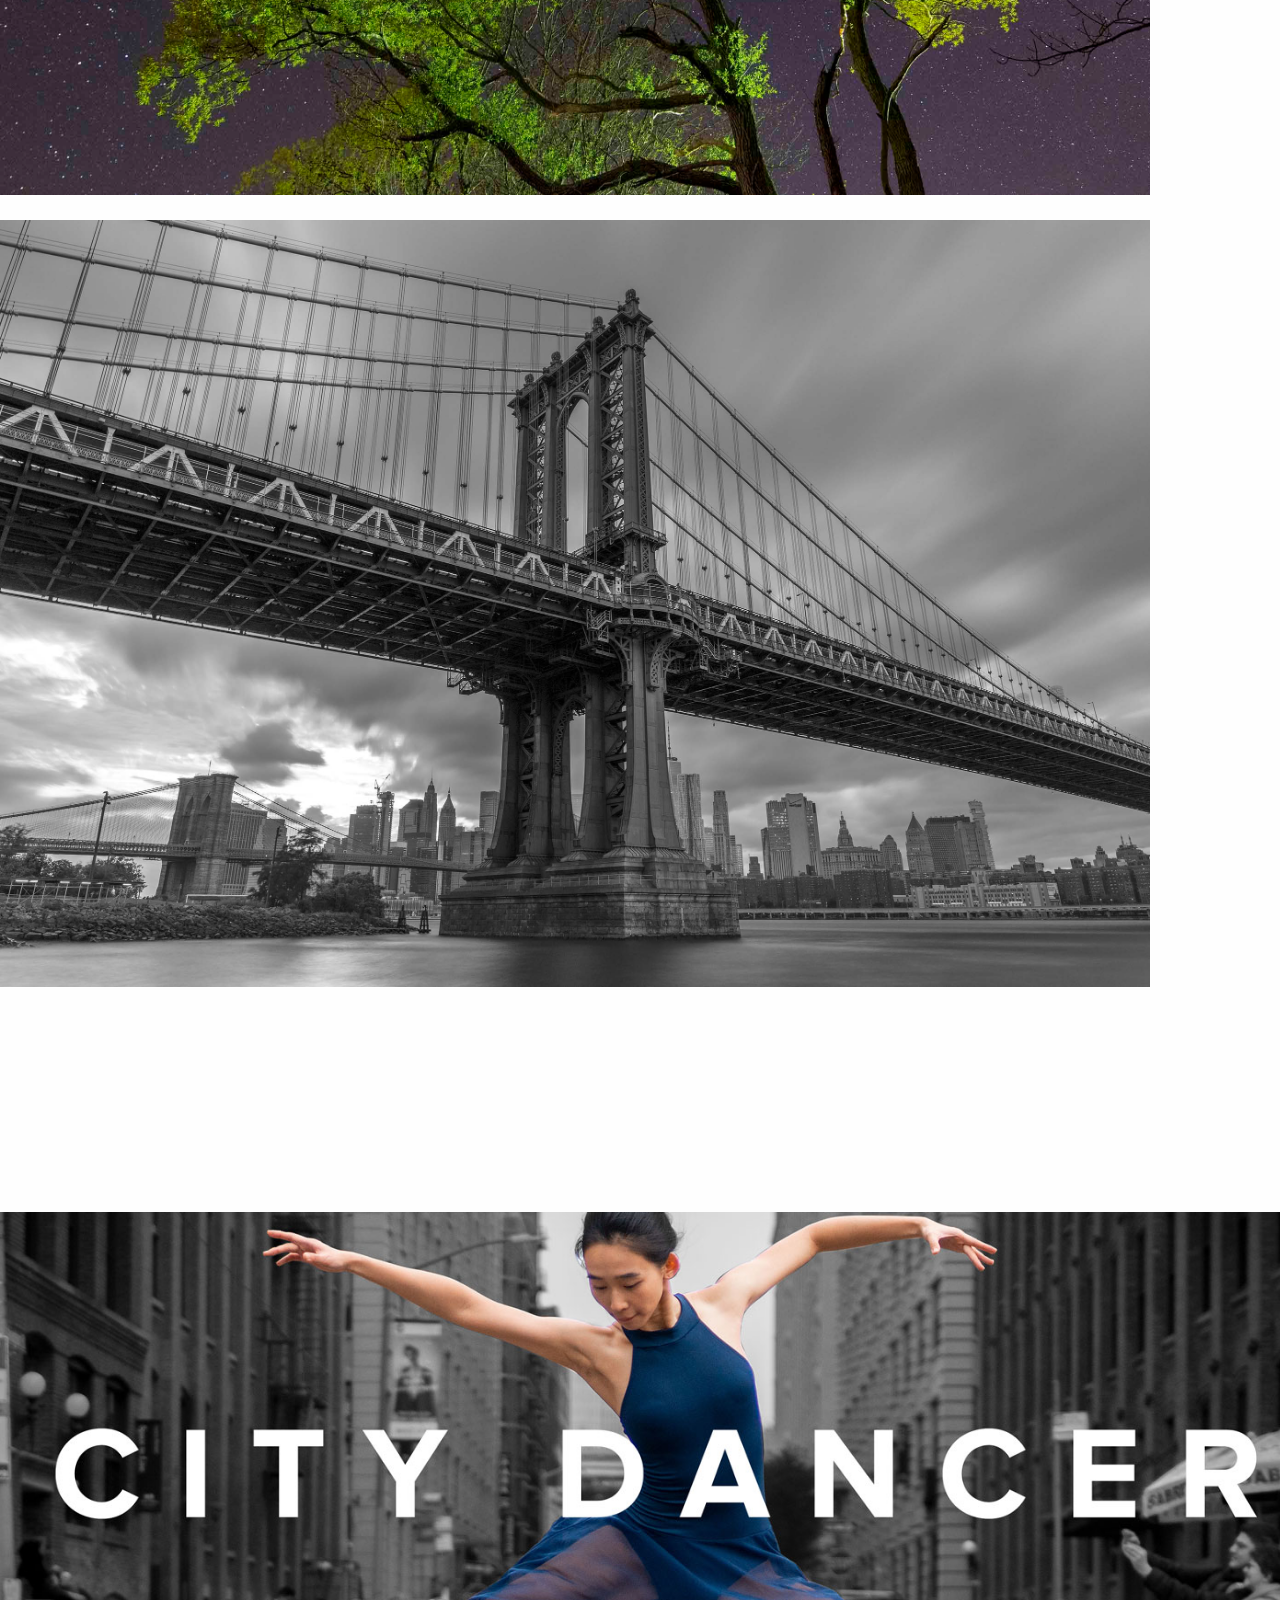
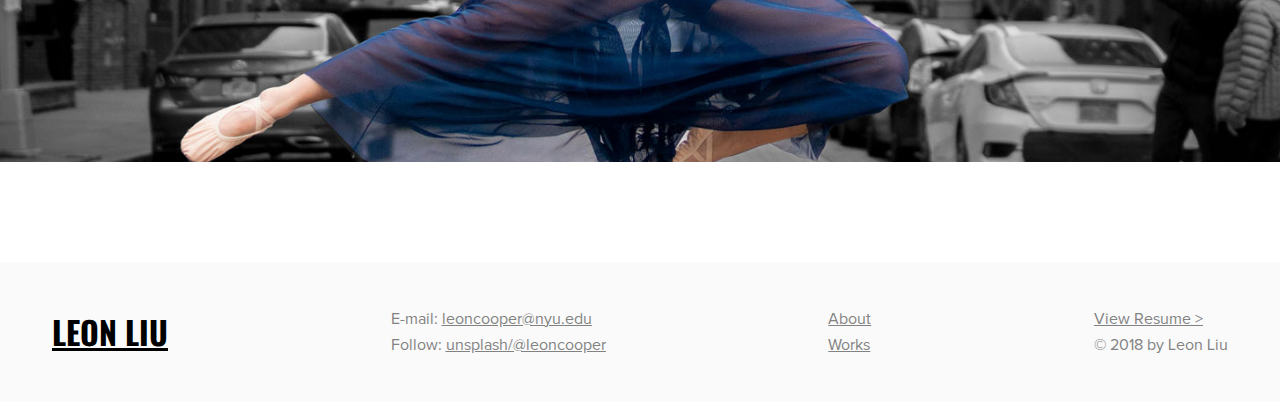
<file: photo-long.html>
<!DOCTYPE html>
<html lang="en">

<head>
    <meta charset="utf-8">
    <meta name="viewport" content="width=device-width, initial-scale=1.0">
    <link rel="stylesheet" href="https://stackpath.bootstrapcdn.com/bootstrap/4.1.3/css/bootstrap.min.css" integrity="sha384-MCw98/SFnGE8fJT3GXwEOngsV7Zt27NXFoaoApmYm81iuXoPkFOJwJ8ERdknLPMO" crossorigin="anonymous">
    <link rel="stylesheet" href="css/photo.css">
    <link rel="stylesheet" href="css/responsive/res-photo.css">
    <link rel="icon" href="img/web-icon.jpg" sizes="16x16">
    <title>LEON LIU - Long Exposure</title>
</head>

<body>
    <div class="top">
        <div class="nav--container">
            <div class="nav-bar animated fadeInDown">
                <a href="index.html"><img id="back-icon" src="svg/back-icon-grey.svg"></a>
            </div>
        </div>
        <div class="header--container top--flex">
            <div class="top__text">
                <h2 class="font--nova-bold animated fadeInLeft">LONG EXPOSURE</h2>
            </div>
            <img class="animated fadeInRight" src="img/long/photo-long-1.jpg">
        </div>
    </div>
    <div class="info bg-color-dark">
        <div class="info--grid container">
            <div class="info__card">
                <h3 class="font--nova-bold">TYPE:</h3>
                <h4 class="font--nova">Landscape</h4>
            </div>
            <div class="info__card">
                <h3 class="font--nova-bold">ROLE:</h3>
                <h4 class="font--nova">Photographer</h4>
            </div>
            <div class="info__card">
                <h3 class="font--nova-bold">TIME:</h3>
                <h4 class="font--nova">2016-2018</h4>
            </div>
            <div class="info__card">
                <h3 class="font--nova-bold">LOCATION:</h3>
                <h4 class="font--nova">China, United States</h4>
            </div>
        </div>
    </div>

    <div class="photos bg-color-light">
        <div class="photo--grid-1 container">
            <img src="img/long/photo-long-2.jpg" alt="me photo">
            <img src="img/long/photo-long-3.jpg" alt="me photo">
            <img src="img/long/photo-long-4.jpg" alt="me photo">
            <img src="img/long/photo-long-5.jpg" alt="me photo">
        </div>
    </div>

    <div class="next-project">
        <a href="photo-dancer.html">
            <div class="hero-next bg-image-dancer">
            </div>
        </a>
    </div>

    <div class="sitemap bg-color-grey">
        <div class="nav--container">
            <div class="sitemap--flex font--nova">
                <div class="sitemap__card sitemap__icon">
                    <a href="index.html">
                        <h3 class="font--oswald">LEON LIU</h3>
                    </a>
                </div>
                <div class="sitemap__card">
                    <ls class="card--margin">E-mail: <span class="underline"><a href="mailto:leoncooper@nyu.edu">leoncooper@nyu.edu</a></span></ls>
                    <ls> Follow: <span class="underline"><a href="https://unsplash.com/@leoncooper" target="_blank">unsplash/@leoncooper</a></span></ls>
                </div>
                <div class="sitemap__card">
                    <ls class="card--margin"><a href="bio.html">About</a></ls>
                    <ls><a href="index.html#my-works">Works</a></ls>
                </div>
                <div class="sitemap__card">
                    <ls class="card--margin"><a href="leon_resume.pdf" target="_blank"><u>View Resume ></u></a></ls>
                    <ls>© 2018 by Leon Liu</ls>
                </div>
            </div>
        </div>
    </div>
</body>

</html>
</file>
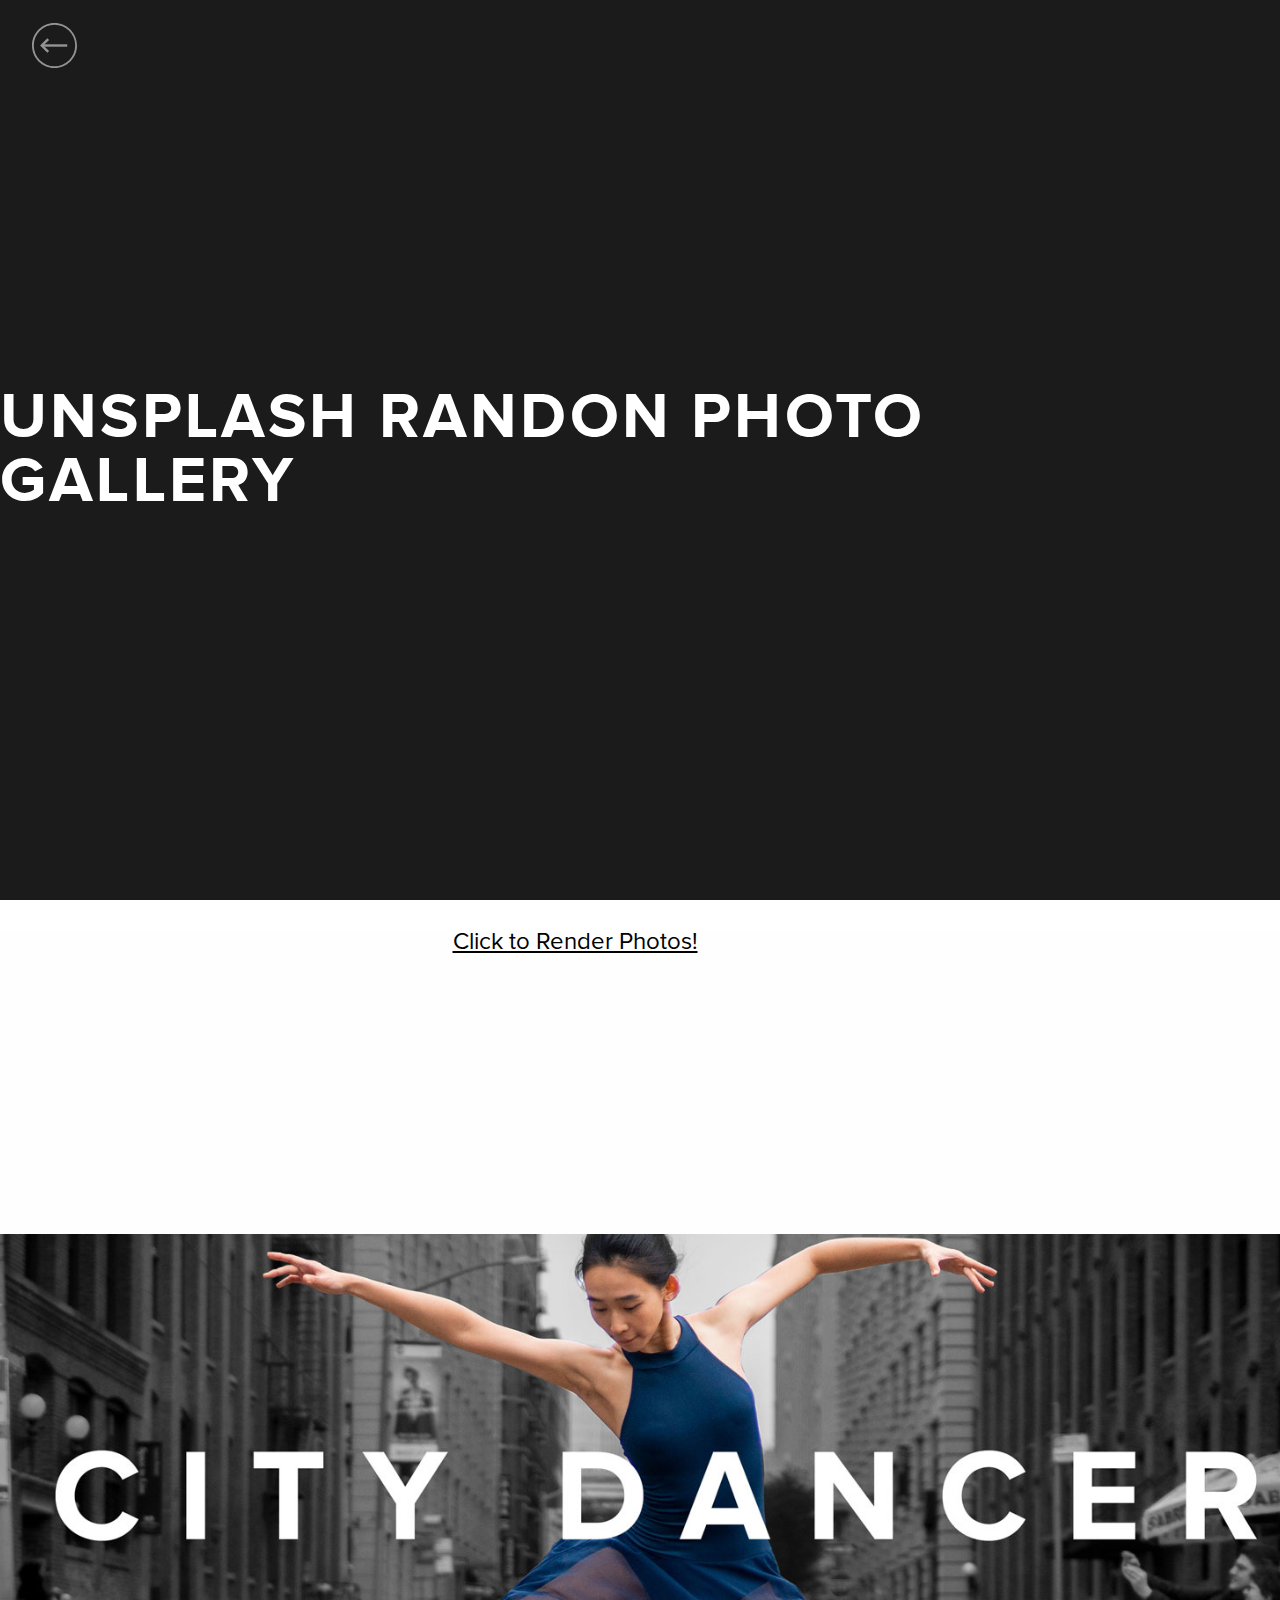
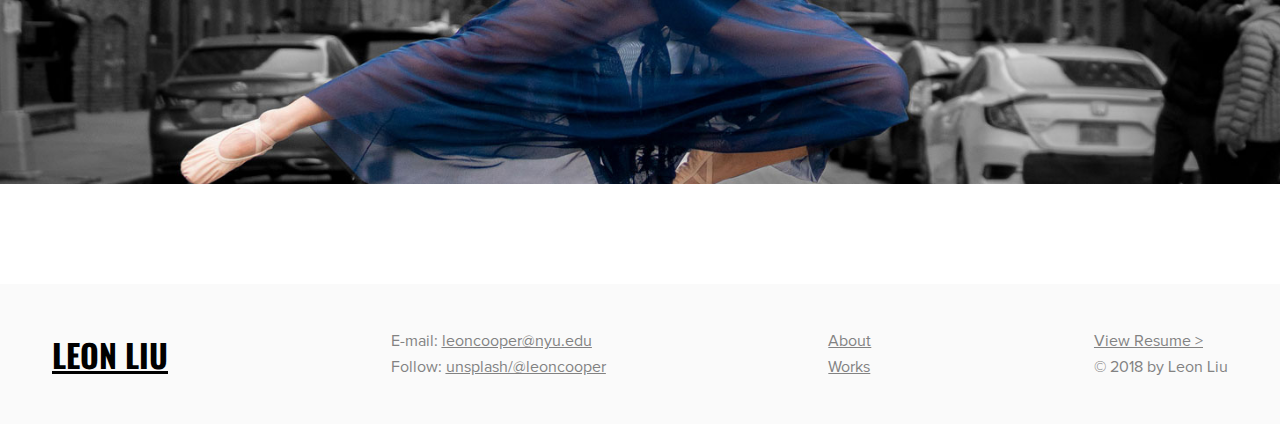
<file: photo-random.html>
<!DOCTYPE html>
<html lang="en">

<head>
    <meta charset="utf-8">
    <meta name="viewport" content="width=device-width, initial-scale=1.0">
    <link rel="stylesheet" href="https://stackpath.bootstrapcdn.com/bootstrap/4.1.3/css/bootstrap.min.css" integrity="sha384-MCw98/SFnGE8fJT3GXwEOngsV7Zt27NXFoaoApmYm81iuXoPkFOJwJ8ERdknLPMO" crossorigin="anonymous">
    <link rel="stylesheet" href="css/photo.css">
    <link rel="stylesheet" href="css/responsive/res-photo.css">
    <link rel="icon" href="img/web-icon.jpg" sizes="16x16">
    <script src="js/unsplash.js" defer></script>
    <title>LEON LIU - Long Exposure</title>
</head>

<body>
    <div class="top">
        <div class="nav--container">
            <div class="nav-bar animated fadeInDown">
                <a href="index.html"><img id="back-icon" src="svg/back-icon-grey.svg"></a>
            </div>
        </div>
        <div class="container top--flex">
            <div class="top__text">
                <h2 class="font--nova-bold animated fadeInLeft">UNSPLASH RANDON PHOTO GALLERY</h2>
            </div>
        </div>
    </div>

    <div class="photos bg-color-light">
        <div class="generate-button container">
            <ls class="font--nova" id="generate-btn">Click to Render Photos!</ls>
        </div>
        <div class="photo--grid container" id="body-img">
        </div>
    </div>

    <div class="next-project">
        <a href="photo-dancer.html">
            <div class="hero-next bg-image-dancer">
            </div>
        </a>
    </div>

    <div class="sitemap bg-color-grey">
        <div class="nav--container">
            <div class="sitemap--flex font--nova">
                <div class="sitemap__card sitemap__icon">
                    <a href="index.html">
                        <h3 class="font--oswald">LEON LIU</h3>
                    </a>
                </div>
                <div class="sitemap__card">
                    <ls class="card--margin">E-mail: <span class="underline"><a href="mailto:leoncooper@nyu.edu">leoncooper@nyu.edu</a></span></ls>
                    <ls> Follow: <span class="underline"><a href="https://unsplash.com/@leoncooper" target="_blank">unsplash/@leoncooper</a></span></ls>
                </div>
                <div class="sitemap__card">
                    <ls class="card--margin"><a href="bio.html">About</a></ls>
                    <ls><a href="index.html#my-works">Works</a></ls>
                </div>
                <div class="sitemap__card">
                    <ls class="card--margin"><a href="leon_resume.pdf" target="_blank"><u>View Resume ></u></a></ls>
                    <ls>© 2018 by Leon Liu</ls>
                </div>
            </div>
        </div>
    </div>
</body>

</html>
</file>
<file: css/home.css>
@import url("https://fonts.googleapis.com/css?family=Cardo:700");
@import url("https://fonts.googleapis.com/css?family=Lato");
@import url("https://fonts.googleapis.com/css?family=Oswald");
@import url("anim/animate.css");
@import url("anim/self-define.css");
@font-face {
  font-family: ProximaNovaB;
  src: url("fonts/proximanova-bold.otf"); }
@font-face {
  font-family: ProximaNovaSB;
  src: url("fonts/proximanova-semibold.otf"); }
@font-face {
  font-family: ProximaNova;
  src: url("fonts/proximanova-regular.otf"); }
html {
  scroll-behavior: smooth; }

body {
  /* Fonts */
  margin: 0; }
  body video::-webkit-media-controls-panel {
    display: none !important;
    -webkit-appearance: none; }
  body video::-webkit-media-controls-play-button {
    display: none !important;
    -webkit-appearance: none; }
  body video::-webkit-media-controls {
    display: none !important;
    -webkit-appearance: none; }
  body video {
    pointer-events: none; }
  body a {
    color: unset; }
  body p {
    font-family: ProximaNova; }
  body .font--nova-semibold {
    font-family: ProximaNovaSB; }
  body .font--nova-bold {
    font-family: ProximaNovaB; }
  body .font--nova {
    font-family: ProximaNova; }
  body .font--cardo {
    font-family: cardo; }
  body .font--lato {
    font-family: lato; }
  body .font--oswald {
    font-family: oswald; }
  body .sitemap .sitemap--flex .sitemap__card {
    height: auto;
    border: 0;
    background-color: transparent; }
    body .sitemap .sitemap--flex .sitemap__card h3 {
      margin: 0; }
    body .sitemap .sitemap--flex .sitemap__card ls {
      display: block;
      color: #828282; }
    body .sitemap .sitemap--flex .sitemap__card .sitemap__icon {
      width: 200px; }
  body .bg-color-black {
    background-color: black; }
  body .bg-color-dark {
    background-color: #1B1B1B; }
  body .bg-color-grey {
    background-color: #FAFAFA; }
  body .bg-color-light {
    background-color: #FEFEFE; }
  body .bg-color-white {
    background-color: red; }
  body .bg-image-gala {
    background-image: url(../img/next-project-gala.jpg);
    background-repeat: no-repeat;
    background-size: cover;
    background-position: center; }
  body .bg-image-dancer {
    background-image: url(../img/next-project-dancer.jpg);
    background-repeat: no-repeat;
    background-size: cover;
    background-position: center; }
  body .bg-image-long {
    background-image: url(../img/next-project-long.jpg);
    background-repeat: no-repeat;
    background-size: cover;
    background-position: center; }
  body .bg-image-kathy {
    background-image: url(../img/next-project-kathy.jpg);
    background-repeat: no-repeat;
    background-size: cover;
    background-position: center; }
  body .bg-image-near {
    background-image: url(../img/next-project-near.jpg);
    background-repeat: no-repeat;
    background-size: cover;
    background-position: center; }
  body .bg-image-shadows {
    background-image: url(../img/next-project-shadows.jpg);
    background-repeat: no-repeat;
    background-size: cover;
    background-position: center; }
  body .container {
    padding: 0; }
  body .nav--container {
    width: 95vw;
    margin: 0 auto; }
  body .underline {
    text-decoration: underline; }
  body a {
    z-index: 10; }
  body .text--pointer {
    cursor: pointer; }

body .quote {
  height: 100vh;
  background-color: #1B1B1B; }
  body .quote .quote--center {
    position: relative; }
    body .quote .quote--center .quote__left {
      top: 0;
      z-index: 1; }
      body .quote .quote--center .quote__left h1 {
        color: white;
        margin-bottom: 0; }
      body .quote .quote--center .quote__left .quote--grey {
        color: #878787; }
      body .quote .quote--center .quote__left .quote--underline {
        text-decoration: underline; }
      body .quote .quote--center .quote__left .quote--inline {
        display: inline-block; }
  body .quote .top-container {
    width: 70vw;
    margin: 0 auto; }
body .works {
  padding-bottom: 100px;
  background-color: #f3f3f3; }
  body .works .works__category {
    display: flex;
    justify-content: center;
    text-align: center; }
    body .works .works__category ls {
      color: #A9A9A9; }
    body .works .works__category .btn--active {
      color: #464646;
      text-decoration: underline; }
  body .works .works__grid {
    display: grid;
    grid-template-columns: 1fr; }
    body .works .works__grid .works__card {
      background-color: inherit;
      border: 0; }
      body .works .works__grid .works__card img {
        width: 100%; }
      body .works .works__grid .works__card video {
        margin: 0;
        padding: 0;
        border: 0;
        width: 100%;
        height: 100%; }
      body .works .works__grid .works__card .works__card__text {
        text-align: right; }
        body .works .works__grid .works__card .works__card__text h4 {
          margin-bottom: 0; }

/*# sourceMappingURL=home.css.map */
</file>
<file: css/responsive/res-home.css>
@media (min-width: 300px) {
  .container {
    max-width: 93vw; }

  .sitemap .sitemap--flex {
    margin: 0 auto;
    height: 150px;
    padding: 20px;
    display: grid;
    grid-template-columns: 1fr 1fr; }
    .sitemap .sitemap--flex h3 {
      font-size: 1.5rem; }
    .sitemap .sitemap--flex ls {
      font-size: .6rem; }
    .sitemap .sitemap--flex .card--margin {
      margin-bottom: 5px; }

  .next-project {
    height: 180px; }
    .next-project .hero-next {
      height: 140px; }

  .info {
    padding-top: 60px;
    padding-bottom: 60px; }
    .info .info--grid {
      display: grid;
      grid-template-columns: 1fr 1fr;
      color: white; }
      .info .info--grid .info__card {
        margin-bottom: 10px; }
        .info .info--grid .info__card h3 {
          font-size: .8rem; }
        .info .info--grid .info__card h4 {
          font-size: 1rem; }

  #back-icon {
    width: 25px;
    z-index: 3; } }
@media (min-width: 576px) {
  .container {
    max-width: 540px; }

  .sitemap .sitemap--flex h3 {
    font-size: 1.7rem; }
  .sitemap .sitemap--flex ls {
    font-size: .8rem; }

  .next-project {
    height: 250px; }
    .next-project .hero-next {
      height: 200px; }

  .info--grid .info__card {
    margin-bottom: 10px; }
    .info--grid .info__card h3 {
      font-size: 1rem; }
    .info--grid .info__card h4 {
      font-size: 1.2rem; }

  #back-icon {
    width: 35px; } }
@media (min-width: 768px) {
  .container {
    max-width: 720px; }

  .sitemap .sitemap--flex {
    height: 100px;
    display: flex;
    justify-content: space-between;
    align-items: center; }
    .sitemap .sitemap--flex h3 {
      font-size: 2rem; }
    .sitemap .sitemap--flex ls {
      font-size: 1rem; }
    .sitemap .sitemap--flex .card--margin {
      margin-bottom: 10px; }

  .next-project {
    height: 340px; }
    .next-project .hero-next {
      height: 280px; }

  #back-icon {
    width: 45px; } }
@media (min-width: 992px) {
  .container {
    max-width: 960px; }

  .next-project {
    height: 400px; }
    .next-project .hero-next {
      height: 350px; }

  .info {
    padding-top: 60px;
    padding-bottom: 60px; }
    .info .info--grid {
      display: flex;
      justify-content: space-between;
      color: white; } }
@media (min-width: 1200px) {
  .container {
    max-width: 1150px; }

  .next-project {
    height: 650px; }
    .next-project .hero-next {
      height: 550px; } }
@media (min-width: 300px) and (orientation: portrait) {
  .container h1 {
    font-size: 1.6rem;
    line-height: 2.8rem; }
  .container h2 {
    font-size: 1rem;
    margin-top: 30px;
    margin-bottom: 20px; }
  .container h4 {
    font-size: 1rem; }
  .container .quote--underline {
    margin-right: 20px; }
  .container ls {
    font-size: 1rem;
    margin: 0 15px; }
  .container .works__category {
    padding: 20px; }
  .container .works__card__text {
    padding-top: 10px;
    padding-bottom: 20px; }

  .quote .quote--center {
    height: 100vh;
    display: flex;
    flex-direction: column;
    justify-content: center; }
    .quote .quote--center .quote__right {
      width: 100%;
      margin-bottom: 30px; }
      .quote .quote--center .quote__right img {
        width: 60%; }
  .quote .large-screen {
    display: none; }
  .quote .small-screen {
    display: block; } }
@media (min-width: 300px) and (orientation: landscape) {
  .container h1 {
    font-size: 1.4rem;
    line-height: 2.5rem; }
  .container h2 {
    font-size: .9rem;
    margin-top: 10px;
    margin-bottom: 10px; }
  .container h4 {
    font-size: .9rem; }
  .container .quote--underline {
    margin-right: 20px; }
  .container ls {
    font-size: 1rem;
    margin: 0 15px; }
  .container .works__category {
    padding: 20px; }
  .container .works__card__text {
    padding-top: 10px;
    padding-bottom: 20px; }

  .quote .quote--center {
    height: 100vh;
    display: flex;
    flex-direction: column;
    justify-content: center; }
    .quote .quote--center .quote__left {
      height: 100vh;
      display: flex;
      flex-direction: column;
      justify-content: center;
      position: absolute; }
    .quote .quote--center .quote__right {
      height: 100vh;
      display: flex;
      flex-direction: column;
      justify-content: center; }
      .quote .quote--center .quote__right img {
        position: absolute;
        right: 0;
        z-index: 0;
        width: 35%; }
  .quote .large-screen {
    display: block; }
  .quote .small-screen {
    display: none; } }
@media (min-width: 576px) and (orientation: portrait) {
  .container h1 {
    font-size: 1.8rem;
    line-height: 3rem; }
  .container h2 {
    font-size: 1.2rem;
    margin-top: 30px;
    margin-bottom: 20px; }
  .container .works__category {
    padding: 30px; }
  .container .works__card__text {
    padding-top: 15px;
    padding-bottom: 25px; }
  .container .quote--underline {
    margin-right: 30px; }

  .quote .quote--center .quote__right img {
    width: 30%; } }
@media (min-width: 768px) and (orientation: landscape) {
  .container h1 {
    font-size: 1.8rem;
    line-height: 2.5rem; }
  .container h2 {
    font-size: 1.2rem;
    margin-top: 10px;
    margin-bottom: 10px; }
  .container h4 {
    font-size: 1rem; }
  .container ls {
    font-size: 1rem;
    margin: 0 20px; }
  .container .works__card__text {
    padding-top: 20px;
    padding-bottom: 30px; }
  .container .quote--underline {
    margin-right: 40px; }

  .quote .quote--center {
    height: 100vh;
    display: flex;
    flex-direction: column;
    justify-content: center; }
    .quote .quote--center .quote__left {
      height: 100vh;
      display: flex;
      flex-direction: column;
      justify-content: center;
      position: absolute; }
    .quote .quote--center .quote__right {
      height: 100vh;
      display: flex;
      flex-direction: column;
      justify-content: center; }
      .quote .quote--center .quote__right img {
        position: absolute;
        right: 0;
        z-index: 0;
        width: 30%; } }
@media (min-width: 768px) and (orientation: portrait) {
  .container h1 {
    font-size: 2.2rem;
    line-height: 4rem; }
  .container h2 {
    font-size: 1.5rem;
    margin-top: 30px;
    margin-bottom: 20px; }
  .container h4 {
    font-size: 1.2rem; }
  .container ls {
    font-size: 1rem;
    margin: 0 20px; }
  .container .works__card__text {
    padding-top: 20px;
    padding-bottom: 30px; }
  .container .quote--underline {
    margin-right: 40px; }

  .quote .quote--center {
    height: 100vh;
    display: flex;
    flex-direction: column;
    justify-content: center; }
    .quote .quote--center .quote__right {
      width: 100%;
      margin-bottom: 10px; }
      .quote .quote--center .quote__right img {
        width: 35%; } }
@media (min-width: 992px) {
  .container h1 {
    font-size: 2.2rem;
    line-height: 4rem; }
  .container h2 {
    font-size: 1.5rem;
    margin-top: 40px;
    margin-bottom: 30px; }
  .container h4 {
    font-size: 1.2rem; }
  .container ls {
    font-size: 1.2rem;
    margin: 0 40px; }
  .container .works__category {
    padding: 40px; }
  .container .works__card__text {
    padding-top: 25px;
    padding-bottom: 35px; }

  .quote .quote--center .quote__left {
    height: 100vh;
    display: flex;
    flex-direction: column;
    justify-content: center;
    position: absolute; }
  .quote .quote--center .quote__right {
    height: 100vh;
    display: flex;
    flex-direction: column;
    justify-content: center; }
    .quote .quote--center .quote__right img {
      position: absolute;
      right: 0;
      z-index: 0;
      width: 40%; }
  .quote .large-screen {
    display: block; }
  .quote .small-screen {
    display: none; } }
@media (min-width: 1200px) {
  .container h1 {
    font-size: 2.6rem;
    line-height: 4.5rem; }
  .container h2 {
    font-size: 1.6rem;
    margin-top: 40px;
    margin-bottom: 30px; }
  .container h4 {
    font-size: 1.3rem; }
  .container ls {
    font-size: 1.5rem;
    margin: 0 50px; }
  .container .works__category {
    padding: 55px; }
  .container .works__card__text {
    padding-top: 30px;
    padding-bottom: 40px; } }

/*# sourceMappingURL=res-home.css.map */
</file>
<file: css/bio.css>
@import url("https://fonts.googleapis.com/css?family=Cardo:700");
@import url("https://fonts.googleapis.com/css?family=Lato");
@import url("https://fonts.googleapis.com/css?family=Oswald");
@import url("anim/animate.css");
@import url("anim/self-define.css");
@import url("https://fonts.googleapis.com/css?family=Cardo:700");
@import url("https://fonts.googleapis.com/css?family=Lato");
@import url("https://fonts.googleapis.com/css?family=Oswald");
@import url("anim/animate.css");
@import url("anim/self-define.css");
@font-face {
  font-family: ProximaNovaB;
  src: url("fonts/proximanova-bold.otf"); }
@font-face {
  font-family: ProximaNovaSB;
  src: url("fonts/proximanova-semibold.otf"); }
@font-face {
  font-family: ProximaNova;
  src: url("fonts/proximanova-regular.otf"); }
html {
  scroll-behavior: smooth; }

body {
  /* Fonts */
  margin: 0; }
  body video::-webkit-media-controls-panel {
    display: none !important;
    -webkit-appearance: none; }
  body video::-webkit-media-controls-play-button {
    display: none !important;
    -webkit-appearance: none; }
  body video::-webkit-media-controls {
    display: none !important;
    -webkit-appearance: none; }
  body video {
    pointer-events: none; }
  body a {
    color: unset; }
  body p {
    font-family: ProximaNova; }
  body .font--nova-semibold {
    font-family: ProximaNovaSB; }
  body .font--nova-bold {
    font-family: ProximaNovaB; }
  body .font--nova {
    font-family: ProximaNova; }
  body .font--cardo {
    font-family: cardo; }
  body .font--lato {
    font-family: lato; }
  body .font--oswald {
    font-family: oswald; }
  body .sitemap .sitemap--flex .sitemap__card {
    height: auto;
    border: 0;
    background-color: transparent; }
    body .sitemap .sitemap--flex .sitemap__card h3 {
      margin: 0; }
    body .sitemap .sitemap--flex .sitemap__card ls {
      display: block;
      color: #828282; }
    body .sitemap .sitemap--flex .sitemap__card .sitemap__icon {
      width: 200px; }
  body .bg-color-black {
    background-color: black; }
  body .bg-color-dark {
    background-color: #1B1B1B; }
  body .bg-color-grey {
    background-color: #FAFAFA; }
  body .bg-color-light {
    background-color: #FEFEFE; }
  body .bg-color-white {
    background-color: red; }
  body .bg-image-gala {
    background-image: url(../img/next-project-gala.jpg);
    background-repeat: no-repeat;
    background-size: cover;
    background-position: center; }
  body .bg-image-dancer {
    background-image: url(../img/next-project-dancer.jpg);
    background-repeat: no-repeat;
    background-size: cover;
    background-position: center; }
  body .bg-image-long {
    background-image: url(../img/next-project-long.jpg);
    background-repeat: no-repeat;
    background-size: cover;
    background-position: center; }
  body .bg-image-kathy {
    background-image: url(../img/next-project-kathy.jpg);
    background-repeat: no-repeat;
    background-size: cover;
    background-position: center; }
  body .bg-image-near {
    background-image: url(../img/next-project-near.jpg);
    background-repeat: no-repeat;
    background-size: cover;
    background-position: center; }
  body .bg-image-shadows {
    background-image: url(../img/next-project-shadows.jpg);
    background-repeat: no-repeat;
    background-size: cover;
    background-position: center; }
  body .container {
    padding: 0; }
  body .nav--container {
    width: 95vw;
    margin: 0 auto; }
  body .underline {
    text-decoration: underline; }
  body a {
    z-index: 10; }
  body .text--pointer {
    cursor: pointer; }

@font-face {
  font-family: ProximaNovaB;
  src: url("fonts/proximanova-bold.otf"); }
@font-face {
  font-family: ProximaNovaSB;
  src: url("fonts/proximanova-semibold.otf"); }
@font-face {
  font-family: ProximaNova;
  src: url("fonts/proximanova-regular.otf"); }
html {
  scroll-behavior: smooth; }

body {
  /* Fonts */
  margin: 0; }
  body video::-webkit-media-controls-panel {
    display: none !important;
    -webkit-appearance: none; }
  body video::-webkit-media-controls-play-button {
    display: none !important;
    -webkit-appearance: none; }
  body video::-webkit-media-controls {
    display: none !important;
    -webkit-appearance: none; }
  body video {
    pointer-events: none; }
  body a {
    color: unset; }
  body p {
    font-family: ProximaNova; }
  body .font--nova-semibold {
    font-family: ProximaNovaSB; }
  body .font--nova-bold {
    font-family: ProximaNovaB; }
  body .font--nova {
    font-family: ProximaNova; }
  body .font--cardo {
    font-family: cardo; }
  body .font--lato {
    font-family: lato; }
  body .font--oswald {
    font-family: oswald; }
  body .sitemap .sitemap--flex .sitemap__card {
    height: auto;
    border: 0;
    background-color: transparent; }
    body .sitemap .sitemap--flex .sitemap__card h3 {
      margin: 0; }
    body .sitemap .sitemap--flex .sitemap__card ls {
      display: block;
      color: #828282; }
    body .sitemap .sitemap--flex .sitemap__card .sitemap__icon {
      width: 200px; }
  body .bg-color-black {
    background-color: black; }
  body .bg-color-dark {
    background-color: #1B1B1B; }
  body .bg-color-grey {
    background-color: #FAFAFA; }
  body .bg-color-light {
    background-color: #FEFEFE; }
  body .bg-color-white {
    background-color: red; }
  body .bg-image-gala {
    background-image: url(../img/next-project-gala.jpg);
    background-repeat: no-repeat;
    background-size: cover;
    background-position: center; }
  body .bg-image-dancer {
    background-image: url(../img/next-project-dancer.jpg);
    background-repeat: no-repeat;
    background-size: cover;
    background-position: center; }
  body .bg-image-long {
    background-image: url(../img/next-project-long.jpg);
    background-repeat: no-repeat;
    background-size: cover;
    background-position: center; }
  body .bg-image-kathy {
    background-image: url(../img/next-project-kathy.jpg);
    background-repeat: no-repeat;
    background-size: cover;
    background-position: center; }
  body .bg-image-near {
    background-image: url(../img/next-project-near.jpg);
    background-repeat: no-repeat;
    background-size: cover;
    background-position: center; }
  body .bg-image-shadows {
    background-image: url(../img/next-project-shadows.jpg);
    background-repeat: no-repeat;
    background-size: cover;
    background-position: center; }
  body .container {
    padding: 0; }
  body .nav--container {
    width: 95vw;
    margin: 0 auto; }
  body .underline {
    text-decoration: underline; }
  body a {
    z-index: 10; }
  body .text--pointer {
    cursor: pointer; }

body .top {
  height: 100vh; }
  body .top .nav-bar {
    position: fixed;
    padding-top: 2.5vh;
    width: inherit;
    display: flex;
    justify-content: space-between;
    align-items: center;
    z-index: 5; }
    body .top .nav-bar h3.nav-right {
      font-size: 1.5rem;
      text-align: right;
      color: #949494;
      margin-bottom: 0; }
  body .top .top--flex {
    height: 100vh;
    display: flex;
    justify-content: space-between;
    align-items: center; }
  body .top .top-center {
    height: 100vh;
    width: 100vw;
    display: flex;
    justify-content: center;
    align-items: center; }
  body .top .top--flex {
    position: relative; }
    body .top .top--flex .top__text {
      color: white;
      position: absolute;
      text-align: left;
      z-index: 1; }
      body .top .top--flex .top__text h2 {
        margin-top: 0px;
        margin-bottom: 0px; }
    body .top .top--flex img {
      position: absolute;
      right: 0;
      z-index: 0; }
body .header--container {
  margin: 0 auto; }

body .top h2 {
  margin-bottom: 0; }
body .bio .bio__section .bio--main {
  display: grid;
  grid-template-columns: 1fr; }
body .bio .bio__section .bio__left p {
  color: #727272; }
body .bio .bio__section .bio__right {
  text-align: left;
  display: grid; }
body .bio .bio--bottom {
  margin-bottom: 100px; }

/*# sourceMappingURL=bio.css.map */
</file>
<file: css/responsive/res-bio.css>
@media (min-width: 300px) {
  .container {
    max-width: 93vw; }

  .sitemap .sitemap--flex {
    margin: 0 auto;
    height: 150px;
    padding: 20px;
    display: grid;
    grid-template-columns: 1fr 1fr; }
    .sitemap .sitemap--flex h3 {
      font-size: 1.5rem; }
    .sitemap .sitemap--flex ls {
      font-size: .6rem; }
    .sitemap .sitemap--flex .card--margin {
      margin-bottom: 5px; }

  .next-project {
    height: 180px; }
    .next-project .hero-next {
      height: 140px; }

  .info {
    padding-top: 60px;
    padding-bottom: 60px; }
    .info .info--grid {
      display: grid;
      grid-template-columns: 1fr 1fr;
      color: white; }
      .info .info--grid .info__card {
        margin-bottom: 10px; }
        .info .info--grid .info__card h3 {
          font-size: .8rem; }
        .info .info--grid .info__card h4 {
          font-size: 1rem; }

  #back-icon {
    width: 25px;
    z-index: 3; } }
@media (min-width: 576px) {
  .container {
    max-width: 540px; }

  .sitemap .sitemap--flex h3 {
    font-size: 1.7rem; }
  .sitemap .sitemap--flex ls {
    font-size: .8rem; }

  .next-project {
    height: 250px; }
    .next-project .hero-next {
      height: 200px; }

  .info--grid .info__card {
    margin-bottom: 10px; }
    .info--grid .info__card h3 {
      font-size: 1rem; }
    .info--grid .info__card h4 {
      font-size: 1.2rem; }

  #back-icon {
    width: 35px; } }
@media (min-width: 768px) {
  .container {
    max-width: 720px; }

  .sitemap .sitemap--flex {
    height: 100px;
    display: flex;
    justify-content: space-between;
    align-items: center; }
    .sitemap .sitemap--flex h3 {
      font-size: 2rem; }
    .sitemap .sitemap--flex ls {
      font-size: 1rem; }
    .sitemap .sitemap--flex .card--margin {
      margin-bottom: 10px; }

  .next-project {
    height: 340px; }
    .next-project .hero-next {
      height: 280px; }

  #back-icon {
    width: 45px; } }
@media (min-width: 992px) {
  .container {
    max-width: 960px; }

  .next-project {
    height: 400px; }
    .next-project .hero-next {
      height: 350px; }

  .info {
    padding-top: 60px;
    padding-bottom: 60px; }
    .info .info--grid {
      display: flex;
      justify-content: space-between;
      color: white; } }
@media (min-width: 1200px) {
  .container {
    max-width: 1150px; }

  .next-project {
    height: 650px; }
    .next-project .hero-next {
      height: 550px; } }
@media (min-width: 300px) {
  .top .header--container {
    width: 70vw; }
  .top h2 {
    font-size: 2rem;
    color: white;
    margin-left: 10px; }
  .top img {
    width: 100%; }

  .container .bio__section {
    display: flex;
    flex-direction: column; }
    .container .bio__section .bio__right {
      grid-template-columns: 1fr; }
    .container .bio__section .bio--main p {
      font-size: 1rem;
      line-height: 2.2rem;
      margin-bottom: 25px; }
    .container .bio__section .bio--detail p,
    .container .bio__section .bio--detail ls {
      font-size: .9rem;
      line-height: 2rem; }
    .container .bio__section .bio__left {
      text-align: left; }
      .container .bio__section .bio__left p {
        width: 60px; }
    .container .bio__section .bio__right .bio__right__card {
      width: 300px;
      margin-bottom: 20px; } }
@media (min-width: 576px) {
  .top .header--container {
    width: 70vw; }
  .top h2 {
    font-size: 2rem;
    margin-left: 10px; }
  .top img {
    width: 100%; }

  .container .bio__section {
    display: flex;
    flex-direction: row; }
    .container .bio__section .bio--main p {
      font-size: 1rem;
      line-height: 2.2rem;
      margin-bottom: 25px; }
    .container .bio__section .bio--detail p,
    .container .bio__section .bio--detail ls {
      font-size: 1rem;
      line-height: 2rem; }
    .container .bio__section .bio__left {
      text-align: right; }
      .container .bio__section .bio__left p {
        width: 80px;
        margin-right: 20px; }
    .container .bio__section .bio__right .bio__right__card {
      width: 300px;
      margin-bottom: 20px; } }
@media (min-width: 768px) {
  .top .header--container {
    width: 60vw; }
  .top h2 {
    font-size: 2rem;
    color: black; }
  .top img {
    width: 60%; }

  .container .bio__section .bio--main p {
    font-size: 1.2rem;
    line-height: 3rem;
    margin-bottom: 40px; }
  .container .bio__section .bio--detail p,
  .container .bio__section .bio--detail ls {
    font-size: 1rem;
    line-height: 2rem; }
  .container .bio__section .bio__left p {
    width: 80px;
    margin-right: 25px; }
  .container .bio__section .bio__right {
    grid-template-columns: 1fr 1fr; }
    .container .bio__section .bio__right .bio__right__card {
      width: 300px;
      margin-bottom: 30px; } }
@media (min-width: 992px) {
  .top .header--container {
    width: 55vw; }
  .top h2 {
    font-size: 2.5rem; }
  .top img {
    width: 50%; }

  .container .bio__section .bio--main p {
    font-size: 1.2rem;
    line-height: 3rem;
    margin-bottom: 40px; }
  .container .bio__section .bio--detail p,
  .container .bio__section .bio--detail ls {
    font-size: 1rem;
    line-height: 2rem; }
  .container .bio__section .bio__left p {
    width: 100px;
    margin-right: 25px; }
  .container .bio__section .bio__right {
    grid-template-columns: 1fr 1fr; }
    .container .bio__section .bio__right .bio__right__card {
      width: 300px;
      margin-bottom: 30px; } }
@media (min-width: 1200px) {
  .top .header--container {
    width: 60vw; }
  .top h2 {
    font-size: 2.5rem; }
  .top img {
    width: 50%; }

  .container .bio__section .bio--main p {
    font-size: 1.2rem;
    line-height: 3rem;
    margin-bottom: 50px; }
  .container .bio__section .bio--detail p,
  .container .bio__section .bio--detail ls {
    font-size: 1.1rem;
    line-height: 2.5rem; }
  .container .bio__section .bio__left p {
    width: 150px;
    margin-right: 30px; }
  .container .bio__section .bio__right .bio__right__card {
    width: 350px;
    margin-bottom: 30px; } }

/*# sourceMappingURL=res-bio.css.map */
</file>
<file: css/film.css>
@import url("https://fonts.googleapis.com/css?family=Cardo:700");
@import url("https://fonts.googleapis.com/css?family=Lato");
@import url("https://fonts.googleapis.com/css?family=Oswald");
@import url("anim/animate.css");
@import url("anim/self-define.css");
@font-face {
  font-family: ProximaNovaB;
  src: url("fonts/proximanova-bold.otf"); }
@font-face {
  font-family: ProximaNovaSB;
  src: url("fonts/proximanova-semibold.otf"); }
@font-face {
  font-family: ProximaNova;
  src: url("fonts/proximanova-regular.otf"); }
html {
  scroll-behavior: smooth; }

body {
  /* Fonts */
  margin: 0; }
  body video::-webkit-media-controls-panel {
    display: none !important;
    -webkit-appearance: none; }
  body video::-webkit-media-controls-play-button {
    display: none !important;
    -webkit-appearance: none; }
  body video::-webkit-media-controls {
    display: none !important;
    -webkit-appearance: none; }
  body video {
    pointer-events: none; }
  body a {
    color: unset; }
  body p {
    font-family: ProximaNova; }
  body .font--nova-semibold {
    font-family: ProximaNovaSB; }
  body .font--nova-bold {
    font-family: ProximaNovaB; }
  body .font--nova {
    font-family: ProximaNova; }
  body .font--cardo {
    font-family: cardo; }
  body .font--lato {
    font-family: lato; }
  body .font--oswald {
    font-family: oswald; }
  body .sitemap .sitemap--flex .sitemap__card {
    height: auto;
    border: 0;
    background-color: transparent; }
    body .sitemap .sitemap--flex .sitemap__card h3 {
      margin: 0; }
    body .sitemap .sitemap--flex .sitemap__card ls {
      display: block;
      color: #828282; }
    body .sitemap .sitemap--flex .sitemap__card .sitemap__icon {
      width: 200px; }
  body .bg-color-black {
    background-color: black; }
  body .bg-color-dark {
    background-color: #1B1B1B; }
  body .bg-color-grey {
    background-color: #FAFAFA; }
  body .bg-color-light {
    background-color: #FEFEFE; }
  body .bg-color-white {
    background-color: red; }
  body .bg-image-gala {
    background-image: url(../img/next-project-gala.jpg);
    background-repeat: no-repeat;
    background-size: cover;
    background-position: center; }
  body .bg-image-dancer {
    background-image: url(../img/next-project-dancer.jpg);
    background-repeat: no-repeat;
    background-size: cover;
    background-position: center; }
  body .bg-image-long {
    background-image: url(../img/next-project-long.jpg);
    background-repeat: no-repeat;
    background-size: cover;
    background-position: center; }
  body .bg-image-kathy {
    background-image: url(../img/next-project-kathy.jpg);
    background-repeat: no-repeat;
    background-size: cover;
    background-position: center; }
  body .bg-image-near {
    background-image: url(../img/next-project-near.jpg);
    background-repeat: no-repeat;
    background-size: cover;
    background-position: center; }
  body .bg-image-shadows {
    background-image: url(../img/next-project-shadows.jpg);
    background-repeat: no-repeat;
    background-size: cover;
    background-position: center; }
  body .container {
    padding: 0; }
  body .nav--container {
    width: 95vw;
    margin: 0 auto; }
  body .underline {
    text-decoration: underline; }
  body a {
    z-index: 10; }
  body .text--pointer {
    cursor: pointer; }

body .top {
  height: 100vh; }
  body .top .nav-bar {
    position: fixed;
    padding-top: 2.5vh;
    width: inherit;
    display: flex;
    justify-content: space-between;
    align-items: center;
    z-index: 5; }
    body .top .nav-bar h3.nav-right {
      font-size: 1.5rem;
      text-align: right;
      color: #949494;
      margin-bottom: 0; }
  body .top .top--flex {
    height: 100vh;
    display: flex;
    justify-content: space-between;
    align-items: center; }
  body .top .top-center {
    height: 100vh;
    width: 100vw;
    display: flex;
    justify-content: center;
    align-items: center; }
  body .top .top--flex {
    position: relative; }
    body .top .top--flex .top__text {
      color: white;
      position: absolute;
      text-align: left;
      z-index: 1; }
      body .top .top--flex .top__text h2 {
        margin-top: 0px;
        margin-bottom: 0px; }
    body .top .top--flex img {
      position: absolute;
      right: 0;
      z-index: 0; }
body .header--container {
  margin: 0 auto; }

body .top-film-gala {
  background-image: url(../mp4/film-gala.jpg);
  background-repeat: no-repeat;
  background-position: center;
  background-size: cover; }
body .top {
  height: 100vh; }
  body .top .video--center {
    display: flex;
    align-items: center;
    justify-content: center;
    flex-direction: column;
    height: 100vh; }
    body .top .video--center h3 {
      color: white;
      text-decoration: underline; }
  body .top video {
    z-index: 0;
    width: 100%; }
body .main {
  color: white; }
  body .main h2 {
    letter-spacing: 0.1rem; }
  body .main .video iframe {
    width: 100%; }

/*# sourceMappingURL=film.css.map */
</file>
<file: css/responsive/res-film.css>
@media (min-width: 300px) {
  .container {
    max-width: 93vw; }

  .sitemap .sitemap--flex {
    margin: 0 auto;
    height: 150px;
    padding: 20px;
    display: grid;
    grid-template-columns: 1fr 1fr; }
    .sitemap .sitemap--flex h3 {
      font-size: 1.5rem; }
    .sitemap .sitemap--flex ls {
      font-size: .6rem; }
    .sitemap .sitemap--flex .card--margin {
      margin-bottom: 5px; }

  .next-project {
    height: 180px; }
    .next-project .hero-next {
      height: 140px; }

  .info {
    padding-top: 60px;
    padding-bottom: 60px; }
    .info .info--grid {
      display: grid;
      grid-template-columns: 1fr 1fr;
      color: white; }
      .info .info--grid .info__card {
        margin-bottom: 10px; }
        .info .info--grid .info__card h3 {
          font-size: .8rem; }
        .info .info--grid .info__card h4 {
          font-size: 1rem; }

  #back-icon {
    width: 25px;
    z-index: 3; } }
@media (min-width: 576px) {
  .container {
    max-width: 540px; }

  .sitemap .sitemap--flex h3 {
    font-size: 1.7rem; }
  .sitemap .sitemap--flex ls {
    font-size: .8rem; }

  .next-project {
    height: 250px; }
    .next-project .hero-next {
      height: 200px; }

  .info--grid .info__card {
    margin-bottom: 10px; }
    .info--grid .info__card h3 {
      font-size: 1rem; }
    .info--grid .info__card h4 {
      font-size: 1.2rem; }

  #back-icon {
    width: 35px; } }
@media (min-width: 768px) {
  .container {
    max-width: 720px; }

  .sitemap .sitemap--flex {
    height: 100px;
    display: flex;
    justify-content: space-between;
    align-items: center; }
    .sitemap .sitemap--flex h3 {
      font-size: 2rem; }
    .sitemap .sitemap--flex ls {
      font-size: 1rem; }
    .sitemap .sitemap--flex .card--margin {
      margin-bottom: 10px; }

  .next-project {
    height: 340px; }
    .next-project .hero-next {
      height: 280px; }

  #back-icon {
    width: 45px; } }
@media (min-width: 992px) {
  .container {
    max-width: 960px; }

  .next-project {
    height: 400px; }
    .next-project .hero-next {
      height: 350px; }

  .info {
    padding-top: 60px;
    padding-bottom: 60px; }
    .info .info--grid {
      display: flex;
      justify-content: space-between;
      color: white; } }
@media (min-width: 1200px) {
  .container {
    max-width: 1150px; }

  .next-project {
    height: 650px; }
    .next-project .hero-next {
      height: 550px; } }
@media (min-width: 300px) and (orientation: portrait) {
  .main {
    padding-bottom: 150px; }

  h2 {
    font-size: 1.7rem;
    margin-bottom: 30px; }

  h3 {
    font-size: 1.1rem;
    margin-top: 20px;
    margin-bottom: 10px; }

  p {
    font-size: .9rem;
    line-height: 1.8rem;
    margin-bottom: 70px; }

  .video iframe {
    height: 200px; }

  .video--center h3 {
    display: block; } }
@media (min-width: 300px) and (orientation: landscape) {
  .main {
    padding-bottom: 150px; }

  h2 {
    font-size: 1.7rem;
    margin-bottom: 30px; }

  h3 {
    font-size: 1.1rem;
    margin-top: 20px;
    margin-bottom: 10px; }

  p {
    font-size: .9rem;
    line-height: 1.8rem;
    margin-bottom: 70px; }

  .video iframe {
    height: 200px; }

  .video--center h3 {
    display: none; } }
@media (min-width: 576px) {
  h2 {
    font-size: 2rem;
    margin-bottom: 35px; }

  h3 {
    font-size: 1.2rem;
    margin-top: 25px;
    margin-bottom: 10px; }

  p {
    font-size: 1rem;
    line-height: 2rem;
    margin-bottom: 80px; }

  .video iframe {
    height: 300px; } }
@media (min-width: 768px) {
  padding-bottom: 200px;
  h2 {
    font-size: 2.2rem;
    margin-bottom: 40px; }

  h3 {
    font-size: 1.3rem;
    margin-top: 30px;
    margin-bottom: 10px; }

  p {
    font-size: 1rem;
    line-height: 2rem;
    margin-bottom: 80px; }

  .video iframe {
    height: 400px; } }
@media (min-width: 992px) and (orientation: portrait) {
  h2 {
    font-size: 2.5rem;
    margin-bottom: 50px; }

  h3 {
    font-size: 1.4rem;
    margin-top: 35px;
    margin-bottom: 15px; }

  p {
    font-size: 1rem;
    line-height: 2.5rem;
    margin-bottom: 100px; }

  .video iframe {
    height: 500px; }

  .video--center h3 {
    display: block; } }
@media (min-width: 992px) and (orientation: landscape) {
  h2 {
    font-size: 2.5rem;
    margin-bottom: 50px; }

  h3 {
    font-size: 1.4rem;
    margin-top: 35px;
    margin-bottom: 15px; }

  p {
    font-size: 1rem;
    line-height: 2.5rem;
    margin-bottom: 100px; }

  .video iframe {
    height: 500px; }

  .video--center h3 {
    display: block; } }
@media (min-width: 1200px) {
  h2 {
    font-size: 3rem;
    margin-bottom: 60px; }

  h3 {
    font-size: 1.5rem;
    margin-top: 40px;
    margin-bottom: 20px; }

  p {
    font-size: 1.2rem;
    line-height: 3rem;
    margin-bottom: 100px; }

  .video iframe {
    height: 600px; }

  .video--center h3 {
    display: none; } }

/*# sourceMappingURL=res-film.css.map */
</file>
<file: css/photo.css>
@import url("https://fonts.googleapis.com/css?family=Cardo:700");
@import url("https://fonts.googleapis.com/css?family=Lato");
@import url("https://fonts.googleapis.com/css?family=Oswald");
@import url("anim/animate.css");
@import url("anim/self-define.css");
@font-face {
  font-family: ProximaNovaB;
  src: url("fonts/proximanova-bold.otf"); }
@font-face {
  font-family: ProximaNovaSB;
  src: url("fonts/proximanova-semibold.otf"); }
@font-face {
  font-family: ProximaNova;
  src: url("fonts/proximanova-regular.otf"); }
html {
  scroll-behavior: smooth; }

body {
  /* Fonts */
  margin: 0; }
  body video::-webkit-media-controls-panel {
    display: none !important;
    -webkit-appearance: none; }
  body video::-webkit-media-controls-play-button {
    display: none !important;
    -webkit-appearance: none; }
  body video::-webkit-media-controls {
    display: none !important;
    -webkit-appearance: none; }
  body video {
    pointer-events: none; }
  body a {
    color: unset; }
  body p {
    font-family: ProximaNova; }
  body .font--nova-semibold {
    font-family: ProximaNovaSB; }
  body .font--nova-bold {
    font-family: ProximaNovaB; }
  body .font--nova {
    font-family: ProximaNova; }
  body .font--cardo {
    font-family: cardo; }
  body .font--lato {
    font-family: lato; }
  body .font--oswald {
    font-family: oswald; }
  body .sitemap .sitemap--flex .sitemap__card {
    height: auto;
    border: 0;
    background-color: transparent; }
    body .sitemap .sitemap--flex .sitemap__card h3 {
      margin: 0; }
    body .sitemap .sitemap--flex .sitemap__card ls {
      display: block;
      color: #828282; }
    body .sitemap .sitemap--flex .sitemap__card .sitemap__icon {
      width: 200px; }
  body .bg-color-black {
    background-color: black; }
  body .bg-color-dark {
    background-color: #1B1B1B; }
  body .bg-color-grey {
    background-color: #FAFAFA; }
  body .bg-color-light {
    background-color: #FEFEFE; }
  body .bg-color-white {
    background-color: red; }
  body .bg-image-gala {
    background-image: url(../img/next-project-gala.jpg);
    background-repeat: no-repeat;
    background-size: cover;
    background-position: center; }
  body .bg-image-dancer {
    background-image: url(../img/next-project-dancer.jpg);
    background-repeat: no-repeat;
    background-size: cover;
    background-position: center; }
  body .bg-image-long {
    background-image: url(../img/next-project-long.jpg);
    background-repeat: no-repeat;
    background-size: cover;
    background-position: center; }
  body .bg-image-kathy {
    background-image: url(../img/next-project-kathy.jpg);
    background-repeat: no-repeat;
    background-size: cover;
    background-position: center; }
  body .bg-image-near {
    background-image: url(../img/next-project-near.jpg);
    background-repeat: no-repeat;
    background-size: cover;
    background-position: center; }
  body .bg-image-shadows {
    background-image: url(../img/next-project-shadows.jpg);
    background-repeat: no-repeat;
    background-size: cover;
    background-position: center; }
  body .container {
    padding: 0; }
  body .nav--container {
    width: 95vw;
    margin: 0 auto; }
  body .underline {
    text-decoration: underline; }
  body a {
    z-index: 10; }
  body .text--pointer {
    cursor: pointer; }

body .top {
  height: 100vh; }
  body .top .nav-bar {
    position: fixed;
    padding-top: 2.5vh;
    width: inherit;
    display: flex;
    justify-content: space-between;
    align-items: center;
    z-index: 5; }
    body .top .nav-bar h3.nav-right {
      font-size: 1.5rem;
      text-align: right;
      color: #949494;
      margin-bottom: 0; }
  body .top .top--flex {
    height: 100vh;
    display: flex;
    justify-content: space-between;
    align-items: center; }
  body .top .top-center {
    height: 100vh;
    width: 100vw;
    display: flex;
    justify-content: center;
    align-items: center; }
  body .top .top--flex {
    position: relative; }
    body .top .top--flex .top__text {
      color: white;
      position: absolute;
      text-align: left;
      z-index: 1; }
      body .top .top--flex .top__text h2 {
        margin-top: 0px;
        margin-bottom: 0px; }
    body .top .top--flex img {
      position: absolute;
      right: 0;
      z-index: 0; }
body .header--container {
  margin: 0 auto; }

body .top {
  height: 100vh;
  background-color: #1B1B1B; }
body .photos {
  padding-bottom: 200px; }
  body .photos img {
    width: 100%;
    height: auto; }
  body .photos .photo--grid-1 {
    margin-top: 50px;
    line-height: 0;
    column-count: 1;
    column-gap: 0; }
body .generate-button {
  text-align: center;
  margin-top: 30px; }
  body .generate-button ls {
    margin-bottom: 30px;
    font-size: 1.5rem;
    cursor: pointer;
    text-decoration: underline; }

/*# sourceMappingURL=photo.css.map */
</file>
<file: css/responsive/res-photo.css>
@media (min-width: 300px) {
  .container {
    max-width: 93vw; }

  .sitemap .sitemap--flex {
    margin: 0 auto;
    height: 150px;
    padding: 20px;
    display: grid;
    grid-template-columns: 1fr 1fr; }
    .sitemap .sitemap--flex h3 {
      font-size: 1.5rem; }
    .sitemap .sitemap--flex ls {
      font-size: .6rem; }
    .sitemap .sitemap--flex .card--margin {
      margin-bottom: 5px; }

  .next-project {
    height: 180px; }
    .next-project .hero-next {
      height: 140px; }

  .info {
    padding-top: 60px;
    padding-bottom: 60px; }
    .info .info--grid {
      display: grid;
      grid-template-columns: 1fr 1fr;
      color: white; }
      .info .info--grid .info__card {
        margin-bottom: 10px; }
        .info .info--grid .info__card h3 {
          font-size: .8rem; }
        .info .info--grid .info__card h4 {
          font-size: 1rem; }

  #back-icon {
    width: 25px;
    z-index: 3; } }
@media (min-width: 576px) {
  .container {
    max-width: 540px; }

  .sitemap .sitemap--flex h3 {
    font-size: 1.7rem; }
  .sitemap .sitemap--flex ls {
    font-size: .8rem; }

  .next-project {
    height: 250px; }
    .next-project .hero-next {
      height: 200px; }

  .info--grid .info__card {
    margin-bottom: 10px; }
    .info--grid .info__card h3 {
      font-size: 1rem; }
    .info--grid .info__card h4 {
      font-size: 1.2rem; }

  #back-icon {
    width: 35px; } }
@media (min-width: 768px) {
  .container {
    max-width: 720px; }

  .sitemap .sitemap--flex {
    height: 100px;
    display: flex;
    justify-content: space-between;
    align-items: center; }
    .sitemap .sitemap--flex h3 {
      font-size: 2rem; }
    .sitemap .sitemap--flex ls {
      font-size: 1rem; }
    .sitemap .sitemap--flex .card--margin {
      margin-bottom: 10px; }

  .next-project {
    height: 340px; }
    .next-project .hero-next {
      height: 280px; }

  #back-icon {
    width: 45px; } }
@media (min-width: 992px) {
  .container {
    max-width: 960px; }

  .next-project {
    height: 400px; }
    .next-project .hero-next {
      height: 350px; }

  .info {
    padding-top: 60px;
    padding-bottom: 60px; }
    .info .info--grid {
      display: flex;
      justify-content: space-between;
      color: white; } }
@media (min-width: 1200px) {
  .container {
    max-width: 1150px; }

  .next-project {
    height: 650px; }
    .next-project .hero-next {
      height: 550px; } }
@media (min-width: 300px) and (orientation: portrait) {
  .top .header--container {
    width: 75vw; }
  .top img {
    width: 100%; }
  .top h2 {
    margin-left: 10px;
    font-size: 2.5rem;
    letter-spacing: .1rem; }

  .photos .photo--grid {
    margin-top: 30px;
    line-height: 0;
    column-count: 1; }
  .photos img {
    margin-bottom: 10px; } }
@media (min-width: 300px) and (orientation: landscape) {
  .top .header--container {
    width: 75vw; }
  .top img {
    width: 45%; }
  .top h2 {
    margin-left: 10px;
    font-size: 2.5rem;
    letter-spacing: .1rem; }

  .photos .photo--grid {
    margin-top: 30px;
    line-height: 0;
    column-count: 1; }
  .photos img {
    margin-bottom: 10px; } }
@media (min-width: 576px) and (orientation: portrait) {
  .top .header--container {
    width: 75vw; }
  .top img {
    width: 100%; }
  .top h2 {
    font-size: 3rem;
    letter-spacing: .1rem; } }
@media (min-width: 768px) and (orientation: portrait) {
  .top .header--container {
    width: 75vw; }
  .top img {
    width: 60%; }
  .top h2 {
    margin-left: 0;
    font-size: 3rem;
    letter-spacing: .1rem; }

  .photos .photo--grid {
    margin-top: 50px;
    line-height: 0;
    column-count: 2;
    column-gap: 15px; }
  .photos img {
    margin-bottom: 15px; } }
@media (min-width: 768px) and (orientation: landscape) {
  .top .header--container {
    width: 75vw; }
  .top img {
    width: 45%; }
  .top h2 {
    margin-left: 0;
    font-size: 3rem;
    letter-spacing: .1rem; }

  .photos .photo--grid {
    margin-top: 50px;
    line-height: 0;
    column-count: 2;
    column-gap: 15px; }
  .photos img {
    margin-bottom: 15px; } }
@media (min-width: 992px) {
  .top .header--container {
    width: 65vw; }
  .top img {
    width: 50%; }
  .top h2 {
    font-size: 3.5rem;
    letter-spacing: .1rem; } }
@media (min-width: 1200px) {
  .top .header--container {
    width: 55vw; }
  .top img {
    width: 52%; }
  .top h2 {
    font-size: 4rem;
    letter-spacing: .2rem; }

  .photos .photo--grid {
    margin-top: 80px;
    column-gap: 25px; }
  .photos img {
    margin-bottom: 25px; } }

/*# sourceMappingURL=res-photo.css.map */
</file>
